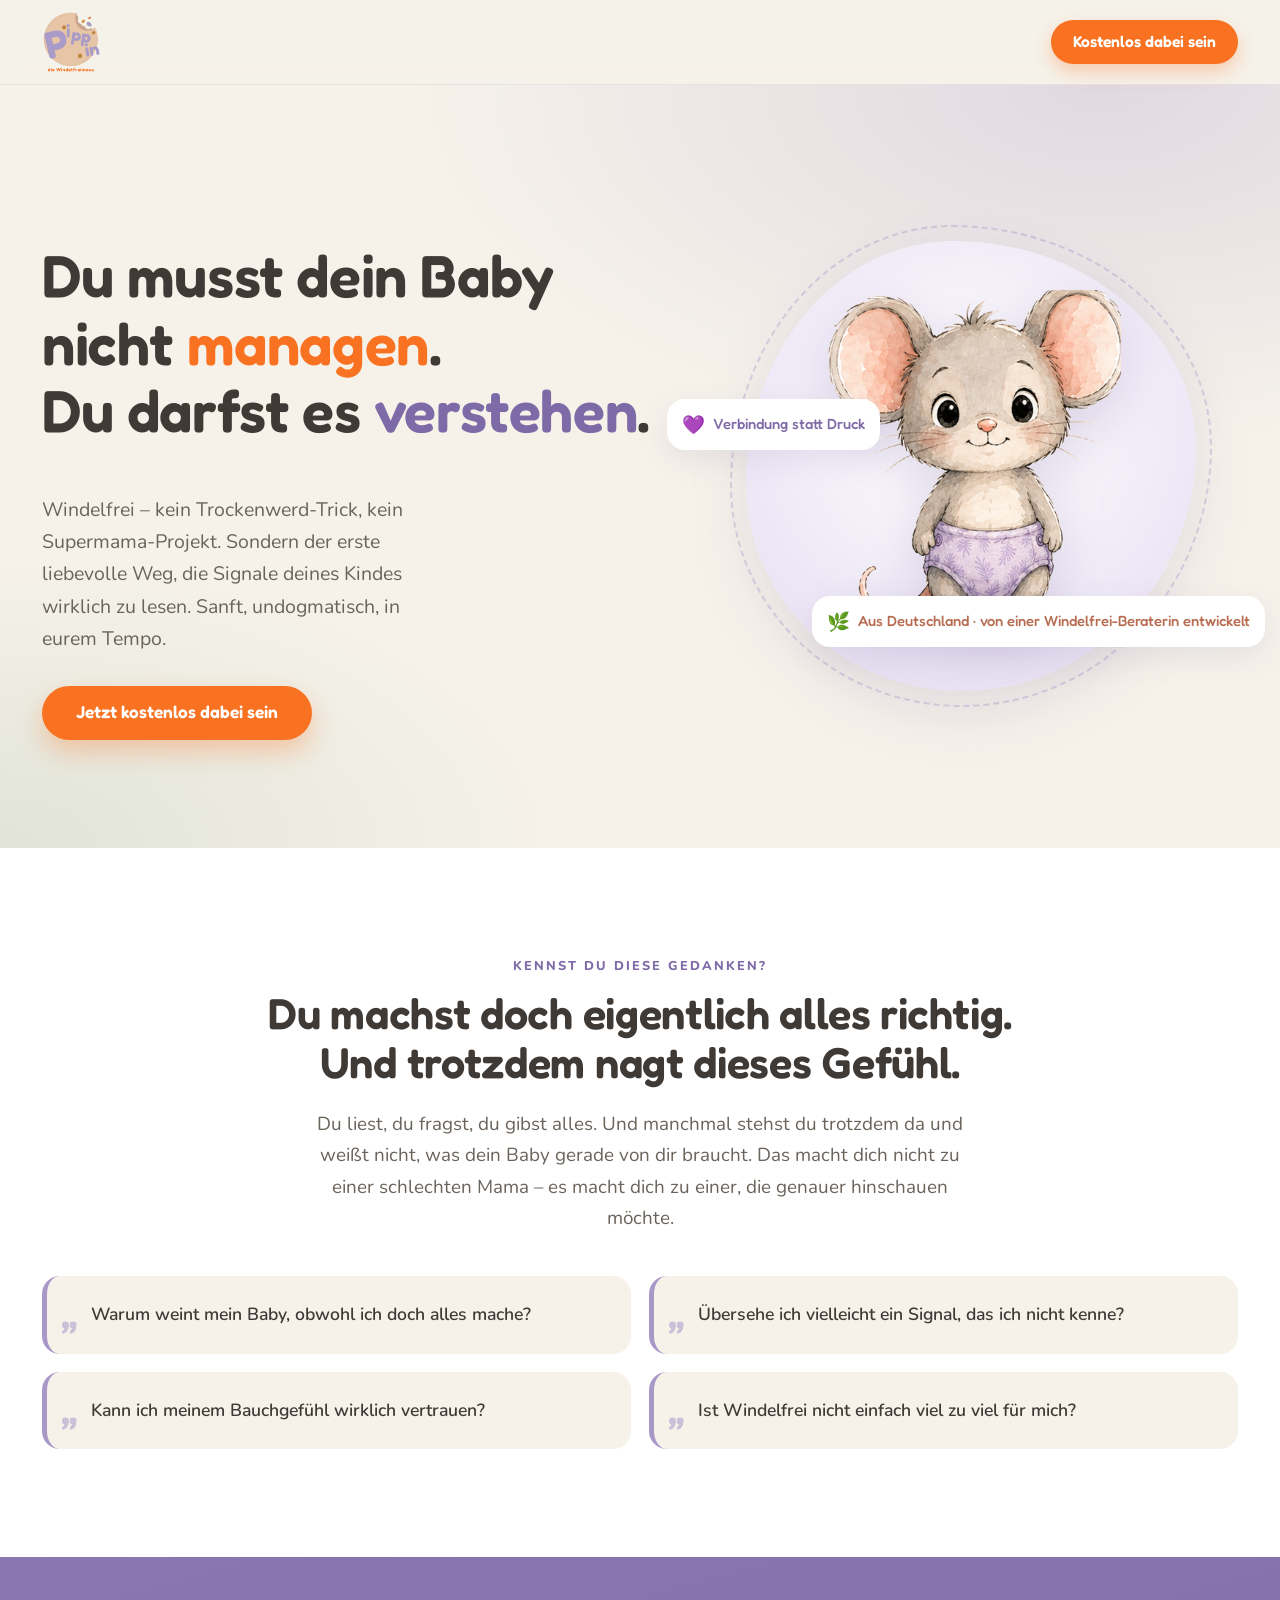
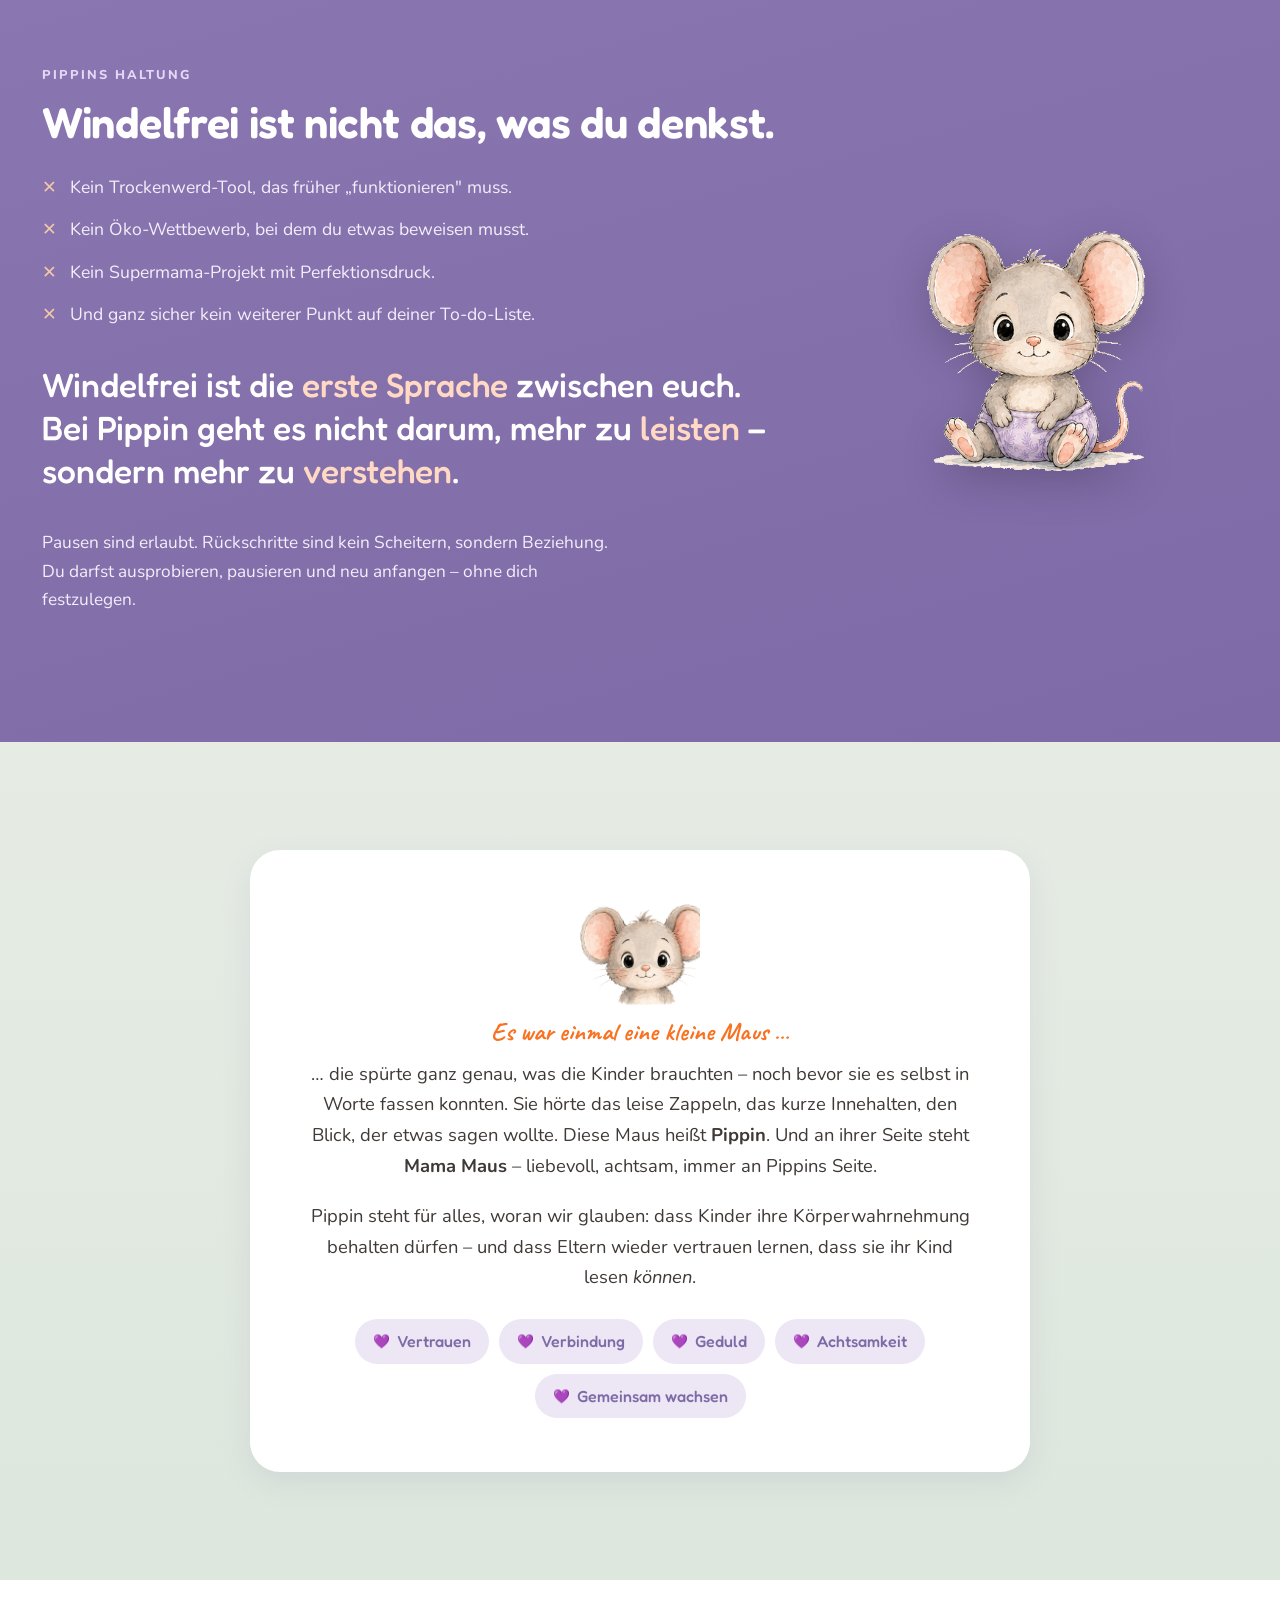
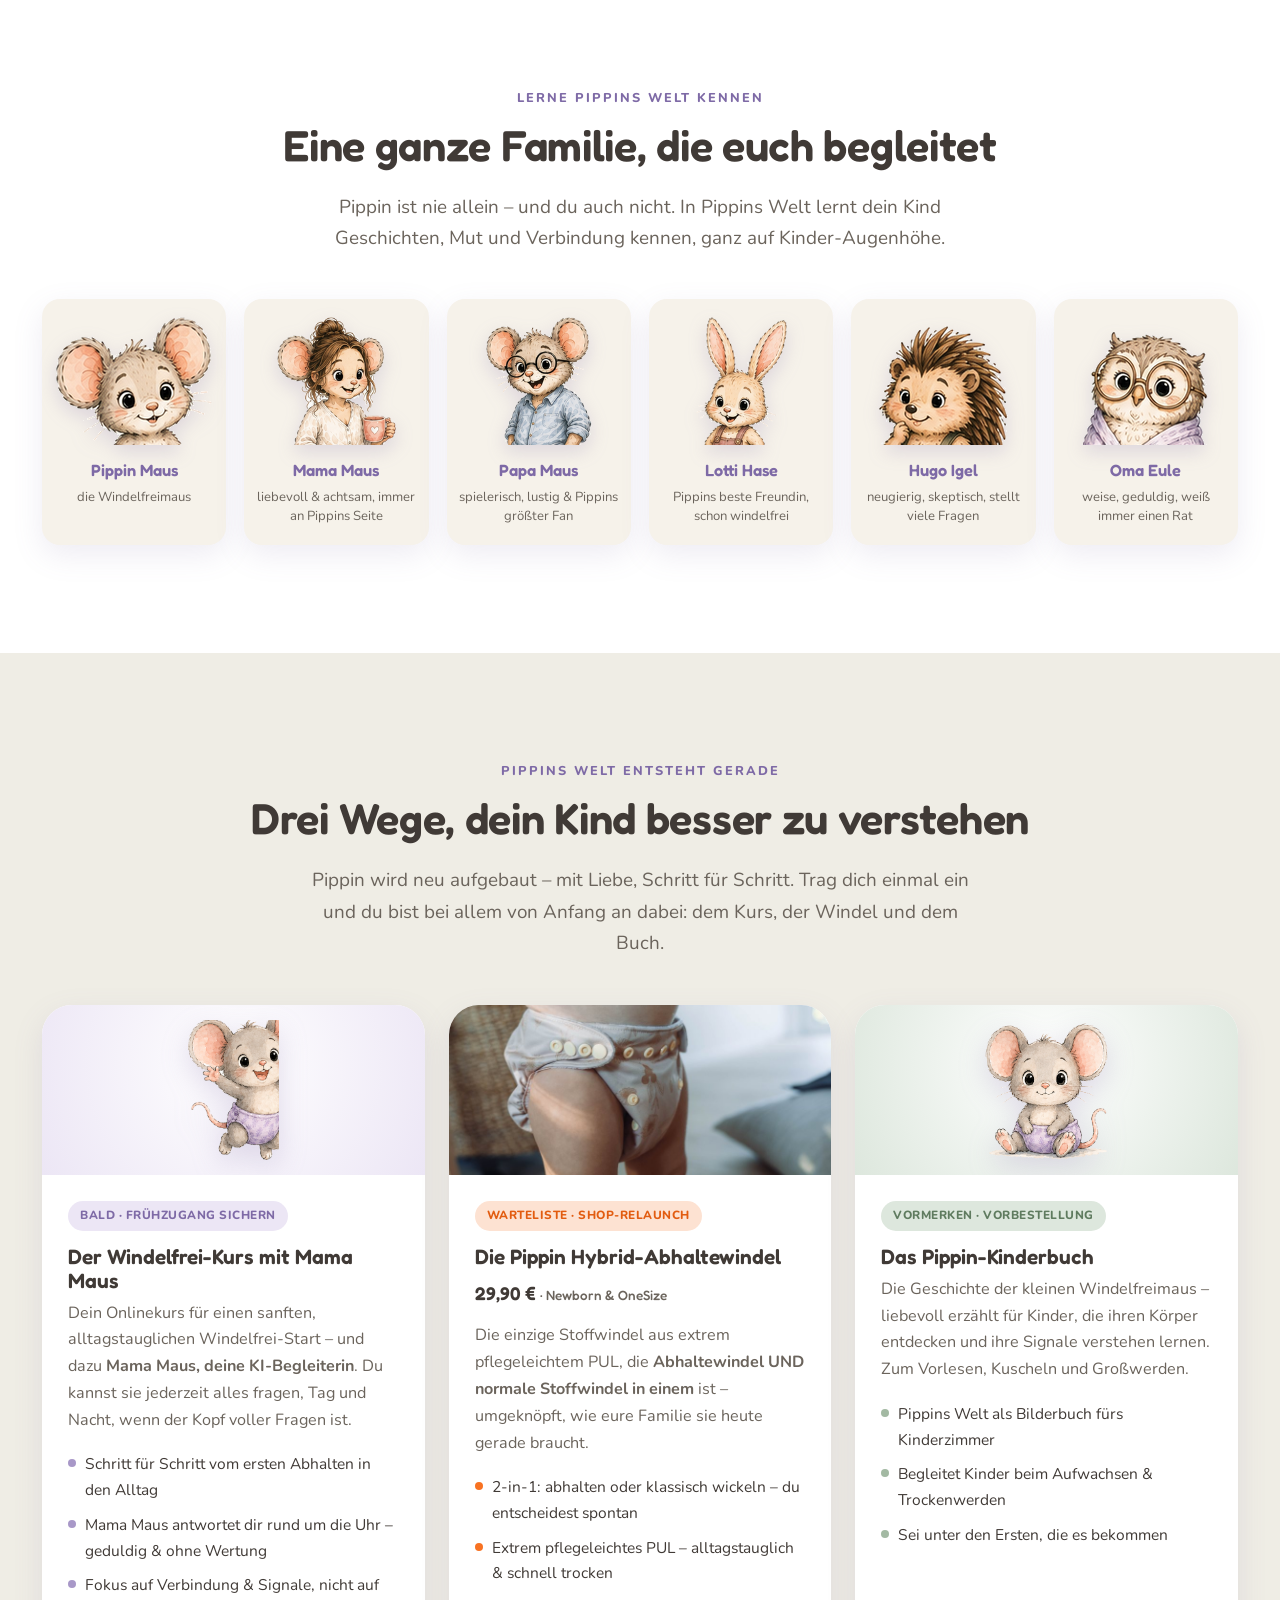
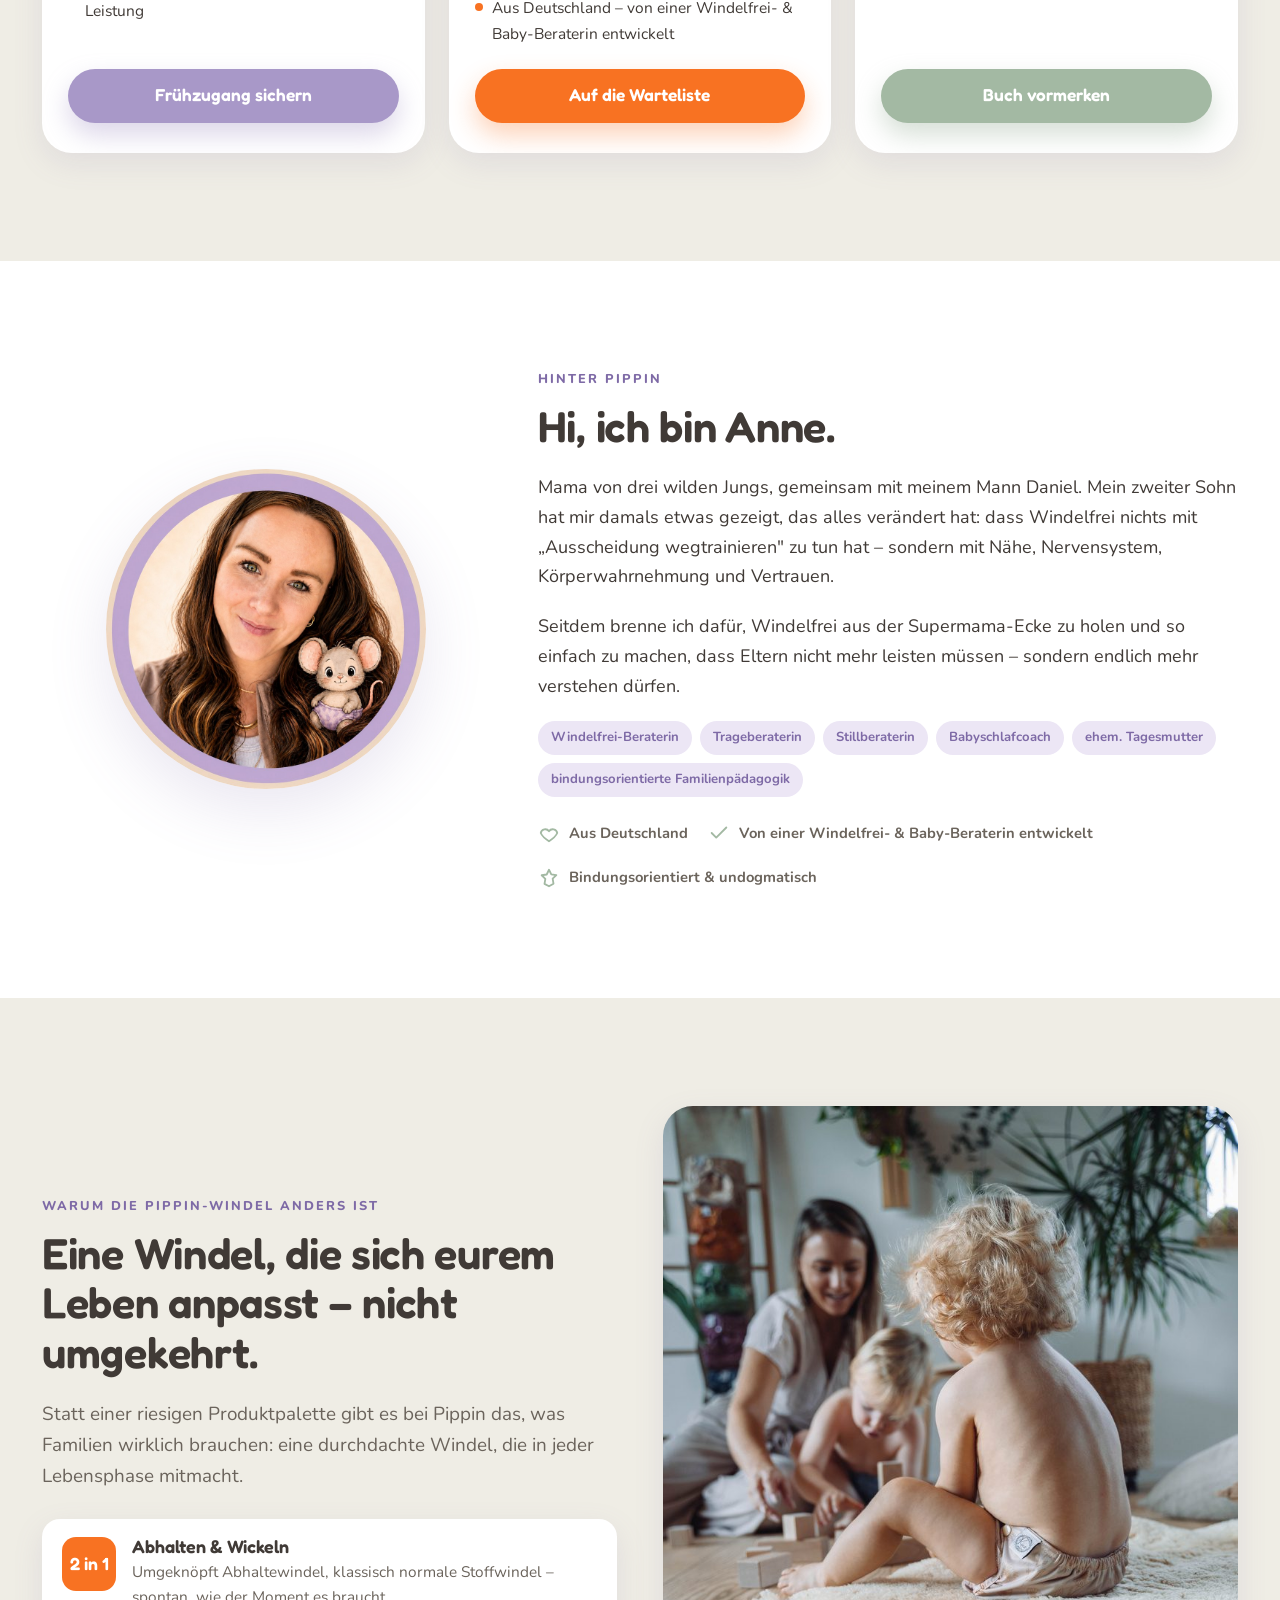
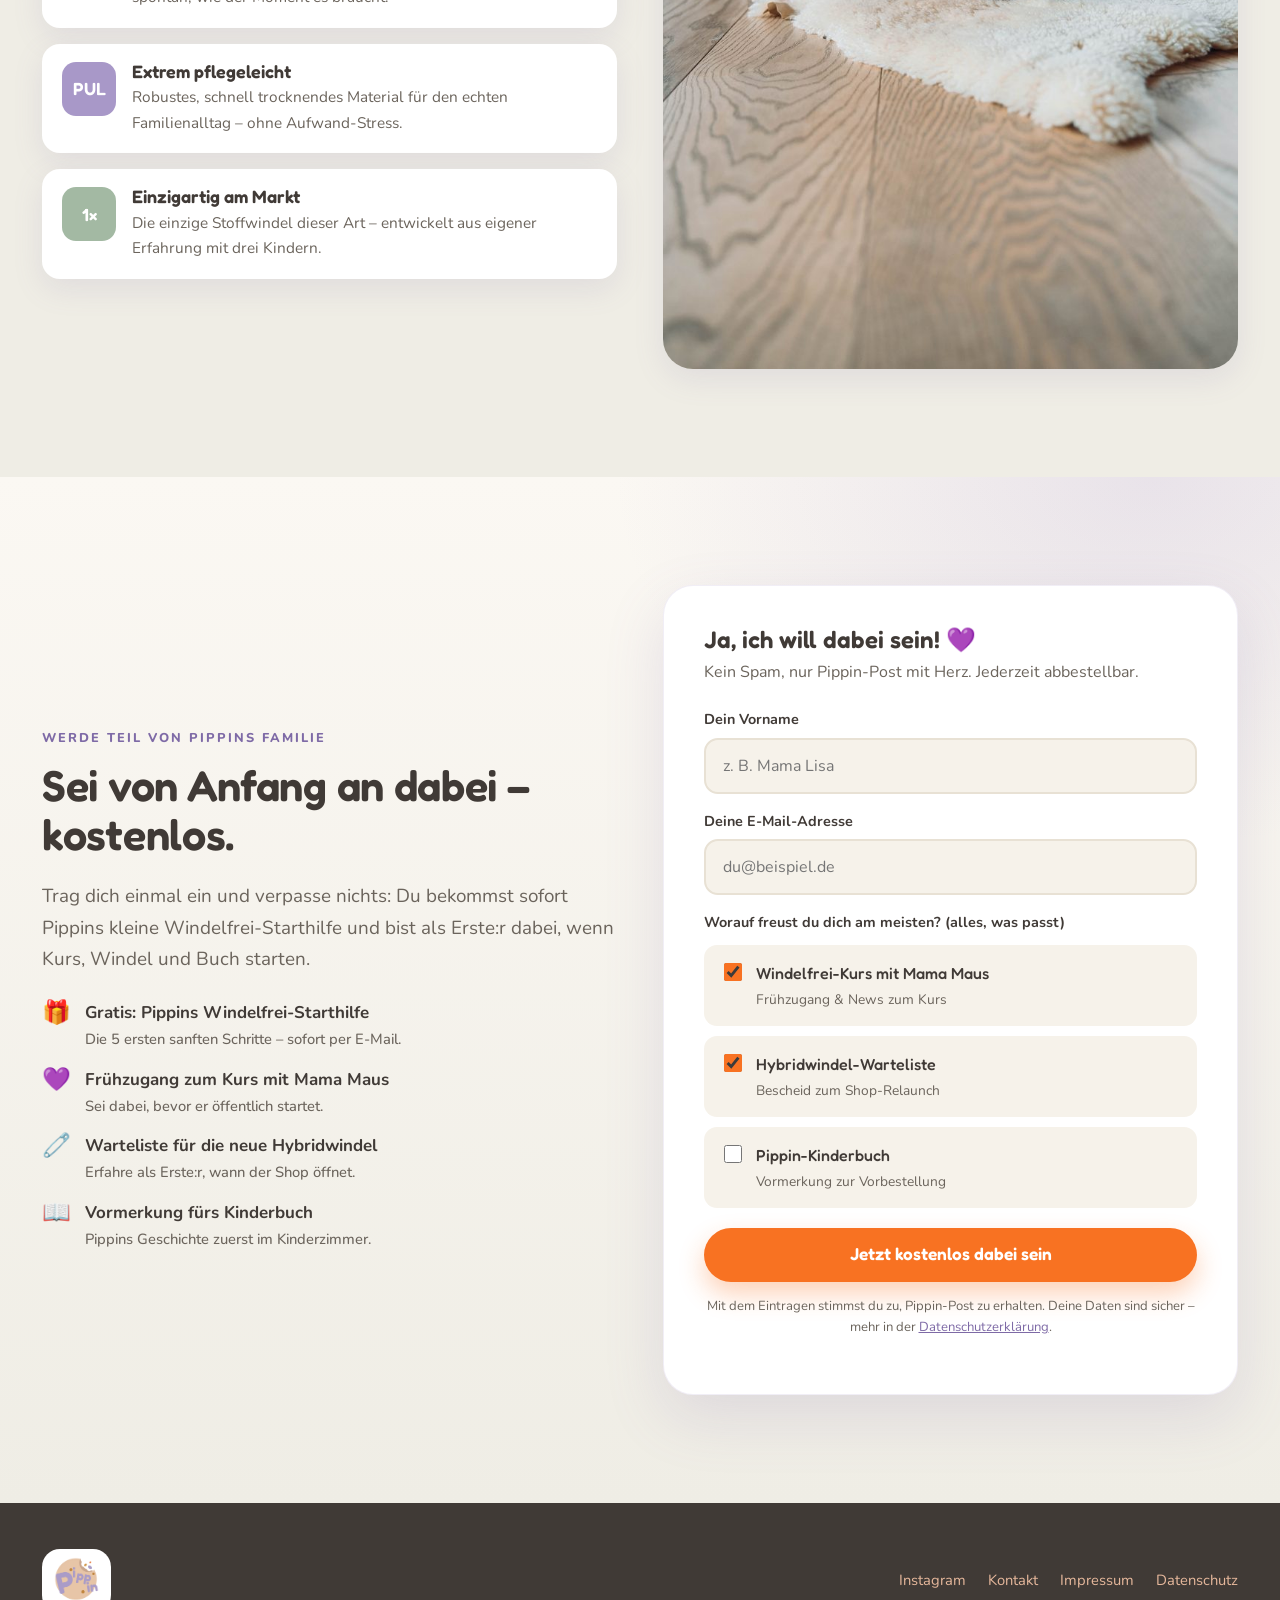
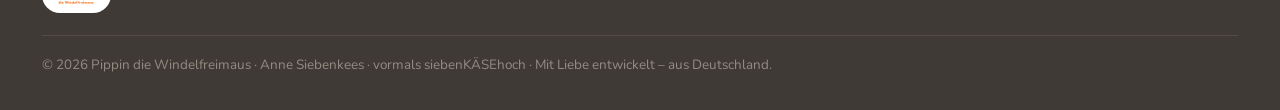
<file: index.html>
<!DOCTYPE html>
<html lang="de">
<head>
<meta charset="UTF-8" />
<meta name="viewport" content="width=device-width, initial-scale=1.0" />
<title>Pippin die Windelfreimaus – Dein Baby verstehen, nicht managen</title>
<meta name="description" content="Windelfrei als liebevoller Weg, dein Kind wirklich zu lesen. Sichere dir Pippins kostenlose Windelfrei-Starthilfe, den Frühzugang zum Kurs mit Mama Maus und die Warteliste für die neue Hybridwindel." />

<!--
  ============================================================
  HERO-HEADLINE — 3 VARIANTEN (eine live, zwei als Backup)
  ============================================================
  A: "Dein Baby spricht. Pippin hilft dir, zuzuhören."
  B (LIVE): "Du musst dein Baby nicht managen. Du darfst es verstehen."
  C: "Windelfrei ist kein Trockenwerd-Trick. Es ist eure erste Unterhaltung."
  Empfehlung: B live (Schmerz + Markenkern "verstehen statt leisten"),
  C als A/B-Kandidat fürs Reichweiten-Reel.

  DESIGN: 100% echtes Pippin-Brandkit — Logo (assets/logo-pippin.png),
  Aquarell-Maus-Posen, Charakterfamilie, Lavendel #a898c8 + Orange #f87222
  + Beige #efede5 + Sage #a3b9a3, Schriften Fredoka/Nunito.
  ============================================================
-->

<link rel="preconnect" href="https://fonts.googleapis.com" />
<link rel="preconnect" href="https://fonts.gstatic.com" crossorigin />
<link href="https://fonts.googleapis.com/css2?family=Fredoka:wght@400;500;600;700&family=Nunito:wght@400;500;600;700;800&family=Caveat:wght@600;700&display=swap" rel="stylesheet" />

<style>
  :root{
    --lavender:#a898c8;
    --lavender-deep:#7e6aa6;
    --lavender-soft:#ece6f5;
    --lavender-mid:#cdc0e2;
    --orange:#f87222;
    --orange-deep:#e25c10;
    --beige:#e7cba6;
    --sand:#efede5;
    --cream:#f6f2ea;
    --sage:#a3b9a3;
    --sage-soft:#dde7dd;
    --mint:#e6ece4;
    --terra:#b86d52;
    --ink:#403a36;
    --ink-soft:#6b645c;
    --white:#ffffff;
    --radius:30px;
    --radius-sm:18px;
    --shadow:0 22px 60px rgba(126,106,166,.16);
    --shadow-sm:0 10px 30px rgba(126,106,166,.13);
    --maxw:1240px;
  }
  *{box-sizing:border-box;}
  html{scroll-behavior:smooth;}
  body{
    margin:0;font-family:'Nunito',system-ui,sans-serif;color:var(--ink);
    background:var(--cream);line-height:1.66;font-size:18px;-webkit-font-smoothing:antialiased;
  }
  h1,h2,h3,.fred{font-family:'Fredoka',sans-serif;font-weight:600;line-height:1.14;color:var(--ink);}
  h1{font-size:clamp(2.15rem,5.6vw,3.7rem);letter-spacing:-.4px;}
  h2{font-size:clamp(1.75rem,4vw,2.7rem);letter-spacing:-.3px;margin:0 0 .5em;}
  h3{font-size:clamp(1.25rem,2.5vw,1.55rem);margin:0 0 .35em;}
  p{margin:0 0 1.1em;}
  a{color:var(--lavender-deep);}
  .script{font-family:'Caveat',cursive;font-weight:700;color:var(--orange);}
  .wrap{max-width:var(--maxw);margin:0 auto;padding:0 22px;}
  section{padding:clamp(58px,9vw,108px) 0;position:relative;overflow:hidden;}

  /* ---------- Buttons ---------- */
  .btn{
    display:inline-flex;align-items:center;justify-content:center;gap:.5em;
    background:var(--orange);color:#fff;text-decoration:none;
    font-family:'Fredoka',sans-serif;font-weight:600;font-size:1.08rem;
    padding:16px 34px;min-height:54px;border-radius:999px;border:none;cursor:pointer;
    box-shadow:0 12px 26px rgba(248,114,34,.32);
    transition:transform .15s ease,box-shadow .15s ease,background .15s ease;text-align:center;line-height:1.2;
  }
  .btn:hover{background:var(--orange-deep);transform:translateY(-2px);box-shadow:0 16px 32px rgba(248,114,34,.4);}
  .btn--lav{background:var(--lavender);box-shadow:0 12px 26px rgba(168,152,200,.4);}
  .btn--lav:hover{background:var(--lavender-deep);box-shadow:0 16px 32px rgba(126,106,166,.45);}
  .btn--ghost{background:#fff;color:var(--lavender-deep);box-shadow:var(--shadow-sm);border:2px solid var(--lavender-mid);padding:14px 30px;}
  .btn--ghost:hover{background:var(--lavender-soft);transform:translateY(-2px);}
  .btn--block{width:100%;}

  /* ---------- Header ---------- */
  header.site{position:sticky;top:0;z-index:60;background:rgba(246,242,234,.9);backdrop-filter:blur(10px);border-bottom:1px solid rgba(168,152,200,.18);}
  .site .wrap{display:flex;align-items:center;justify-content:space-between;padding:11px 22px;gap:14px;}
  .brand{display:flex;align-items:center;text-decoration:none;}
  .brand img{height:62px;width:auto;display:block;}
  header .btn{padding:11px 22px;min-height:44px;font-size:.98rem;box-shadow:0 8px 18px rgba(248,114,34,.3);}
  @media(max-width:520px){.brand img{height:46px;} header .btn{padding:10px 17px;font-size:.92rem;}}

  /* ---------- Hero ---------- */
  .hero{background:
      radial-gradient(90% 80% at 86% 0%, rgba(168,152,200,.28) 0%, rgba(168,152,200,0) 60%),
      radial-gradient(80% 70% at 0% 100%, rgba(163,185,163,.26) 0%, rgba(163,185,163,0) 55%),
      var(--cream);}
  .hero .wrap{display:grid;grid-template-columns:1.08fr .92fr;gap:36px;align-items:center;}
  .eyebrow{display:inline-flex;align-items:center;gap:8px;background:#fff;border:1px solid rgba(168,152,200,.3);
    color:var(--lavender-deep);font-weight:700;font-size:.86rem;letter-spacing:.3px;padding:7px 16px;border-radius:999px;margin-bottom:22px;box-shadow:var(--shadow-sm);}
  .eyebrow .dot{width:8px;height:8px;border-radius:50%;background:var(--orange);}
  .hero h1 .hl{color:var(--lavender-deep);}
  .hero h1 .hl2{color:var(--orange);}
  .hero p.lead{font-size:1.22rem;color:var(--ink-soft);max-width:34ch;margin-top:18px;}
  .hero-cta{display:flex;flex-wrap:wrap;gap:14px;margin-top:30px;align-items:center;}
  .bridge{margin-top:24px;font-size:.96rem;color:var(--ink-soft);display:flex;align-items:center;gap:9px;font-weight:600;}
  .bridge svg{width:20px;height:20px;flex:none;color:var(--lavender-deep);}
  .hero-art{position:relative;display:flex;justify-content:center;align-items:center;min-height:420px;}
  .hero-blob{position:absolute;width:min(450px,88vw);aspect-ratio:1;border-radius:46% 54% 52% 48%/54% 46% 54% 46%;
    background:radial-gradient(circle at 50% 40%, #fff 0%, var(--lavender-soft) 70%, #e3d9f0 100%);box-shadow:var(--shadow);}
  .hero-blob::after{content:"";position:absolute;inset:-16px;border-radius:inherit;border:2px dashed rgba(168,152,200,.4);}
  .hero-mouse{position:relative;width:min(300px,66vw);filter:drop-shadow(0 18px 24px rgba(126,106,166,.22));}
  .float-badge{position:absolute;background:#fff;border-radius:18px;box-shadow:var(--shadow-sm);padding:10px 15px;
    font-family:'Fredoka',sans-serif;font-weight:500;font-size:.92rem;display:flex;align-items:center;gap:8px;z-index:3;}
  .float-badge .em{font-size:1.15rem;}
  .fb-1{top:34%;left:-7%;color:var(--lavender-deep);}
  .fb-2{bottom:7%;right:-5%;color:var(--terra);}
  @media(max-width:880px){
    .hero .wrap{grid-template-columns:1fr;text-align:center;gap:20px;}
    .hero p.lead{margin-left:auto;margin-right:auto;}
    .hero-cta,.bridge{justify-content:center;}
    .hero-art{order:-1;min-height:340px;}
    .fb-1{top:3%;left:1%;}.fb-2{bottom:2%;right:1%;}
  }

  /* ---------- Helpers ---------- */
  .kicker{text-transform:uppercase;letter-spacing:2px;font-size:.8rem;font-weight:800;color:var(--lavender-deep);margin-bottom:12px;}
  .center{text-align:center;}.center .lead{max-width:60ch;margin-left:auto;margin-right:auto;}
  .lead{font-size:1.18rem;color:var(--ink-soft);}
  .bg-white{background:var(--white);}
  .bg-sand{background:var(--sand);}
  .bg-sage{background:linear-gradient(180deg,var(--mint),var(--sage-soft));}
  .bg-lav{background:linear-gradient(165deg,#8a76b0,var(--lavender-deep));color:#f3eefb;}
  .bg-lav h2,.bg-lav h3{color:#fff;}.bg-lav .kicker{color:#e4d8f6;}

  /* ---------- Voices ---------- */
  .voices{display:grid;grid-template-columns:repeat(2,1fr);gap:18px;margin-top:42px;text-align:left;}
  .voice{background:var(--cream);border-radius:var(--radius-sm);padding:24px 26px 24px 44px;font-size:1.1rem;font-weight:600;color:var(--ink);position:relative;border-left:5px solid var(--lavender);}
  .voice::before{content:"„";font-family:'Fredoka';font-size:2.6rem;color:var(--lavender);position:absolute;top:2px;left:14px;opacity:.55;}
  @media(max-width:680px){.voices{grid-template-columns:1fr;}}

  /* ---------- Reframe ---------- */
  .reframe-grid{display:grid;grid-template-columns:1.3fr .7fr;gap:40px;align-items:center;}
  .reframe-list{display:grid;gap:13px;margin:26px 0 0;padding:0;list-style:none;max-width:54ch;}
  .reframe-list li{display:flex;gap:13px;align-items:flex-start;font-size:1.1rem;}
  .reframe-list .x{color:#f3c7a8;font-weight:800;flex:none;}
  .reframe-big{font-family:'Fredoka';font-weight:500;font-size:clamp(1.45rem,3.4vw,2.1rem);line-height:1.28;margin-top:34px;color:#fff;}
  .reframe-big em{font-style:normal;color:#ffd9c4;}
  .reframe-art{display:flex;justify-content:center;}
  .reframe-art img{width:min(230px,60vw);filter:drop-shadow(0 14px 20px rgba(0,0,0,.18));}
  @media(max-width:820px){.reframe-grid{grid-template-columns:1fr;}.reframe-art{order:-1;}}

  /* ---------- Story ---------- */
  .story-card{background:#fff;border-radius:var(--radius);padding:clamp(28px,5vw,54px);box-shadow:var(--shadow-sm);max-width:780px;margin:0 auto;text-align:center;}
  .story-card img.mface{width:120px;margin:0 auto 6px;display:block;}
  .story-card p{font-size:1.15rem;}
  .values{display:flex;flex-wrap:wrap;justify-content:center;gap:10px;margin-top:26px;}
  .values .v{background:var(--lavender-soft);color:var(--lavender-deep);font-family:'Fredoka';font-weight:500;font-size:1rem;padding:9px 18px;border-radius:999px;display:flex;align-items:center;gap:7px;}
  .values .v::before{content:"💜";font-size:.85rem;}

  /* ---------- Characters ---------- */
  .fam-grid{display:grid;grid-template-columns:repeat(6,1fr);gap:18px;margin-top:44px;}
  .fam-card{background:var(--cream);border-radius:var(--radius-sm);padding:18px 12px 20px;text-align:center;box-shadow:var(--shadow-sm);transition:transform .18s ease;}
  .fam-card:hover{transform:translateY(-4px);}
  .fam-card .imgwrap{height:128px;display:flex;align-items:flex-end;justify-content:center;margin-bottom:12px;}
  .fam-card img{max-height:128px;max-width:100%;width:auto;filter:drop-shadow(0 7px 9px rgba(126,106,166,.2));}
  .fam-card b{font-family:'Fredoka';font-weight:600;color:var(--lavender-deep);display:block;font-size:1.02rem;}
  .fam-card small{color:var(--ink-soft);font-size:.82rem;line-height:1.42;display:block;margin-top:4px;}
  @media(max-width:880px){.fam-grid{grid-template-columns:repeat(3,1fr);gap:16px;}}
  @media(max-width:560px){.fam-grid{grid-template-columns:repeat(2,1fr);}}

  /* ---------- Offerings ---------- */
  .cards{display:grid;grid-template-columns:repeat(3,1fr);gap:24px;margin-top:46px;text-align:left;}
  .card{background:#fff;border-radius:var(--radius);box-shadow:var(--shadow-sm);display:flex;flex-direction:column;overflow:hidden;transition:transform .18s ease,box-shadow .18s ease;}
  .card:hover{transform:translateY(-5px);box-shadow:var(--shadow);}
  .card-top{position:relative;height:170px;display:flex;align-items:center;justify-content:center;overflow:hidden;}
  .card-top img.photo{width:100%;height:100%;object-fit:cover;}
  .card-top.c-lav{background:radial-gradient(circle at 50% 35%,#fff,var(--lavender-soft));}
  .card-top.c-sage{background:radial-gradient(circle at 50% 35%,#fff,var(--sage-soft));}
  .card-top img.mouse{height:140px;width:auto;filter:drop-shadow(0 10px 14px rgba(126,106,166,.22));}
  .card-body{padding:26px 26px 30px;display:flex;flex-direction:column;flex:1;}
  .tag{align-self:flex-start;font-size:.74rem;font-weight:800;letter-spacing:.5px;text-transform:uppercase;background:var(--lavender-soft);color:var(--lavender-deep);padding:5px 12px;border-radius:999px;margin-bottom:14px;}
  .card.c2 .tag{background:#fde2d2;color:var(--orange-deep);}
  .card.c3 .tag{background:var(--sage-soft);color:#5f7b5f;}
  .card h3{font-size:1.3rem;}
  .card p{font-size:1.01rem;color:var(--ink-soft);}
  .card .price{font-family:'Fredoka';font-weight:600;color:var(--ink);font-size:1.15rem;margin:2px 0 14px;}
  .card .price small{font-weight:500;color:var(--ink-soft);font-size:.84rem;}
  .card ul{list-style:none;padding:0;margin:0 0 22px;display:grid;gap:9px;}
  .card ul li{display:flex;gap:9px;font-size:.97rem;align-items:flex-start;}
  .card ul li::before{content:"";width:8px;height:8px;border-radius:50%;background:var(--lavender);margin-top:8px;flex:none;}
  .card.c2 ul li::before{background:var(--orange);}
  .card.c3 ul li::before{background:var(--sage);}
  .card .card-cta{margin-top:auto;}
  @media(max-width:880px){.cards{grid-template-columns:1fr;max-width:440px;margin-left:auto;margin-right:auto;}}

  /* ---------- About ---------- */
  .about{display:grid;grid-template-columns:.78fr 1.22fr;gap:48px;align-items:center;}
  .about-photo{display:flex;justify-content:center;}
  .about-photo img{width:min(320px,76vw);border-radius:50%;box-shadow:var(--shadow);}
  .creds{display:flex;flex-wrap:wrap;gap:8px;margin:18px 0 8px;}
  .chip{background:var(--lavender-soft);color:var(--lavender-deep);font-weight:700;font-size:.82rem;padding:6px 13px;border-radius:999px;}
  .trust-row{display:flex;flex-wrap:wrap;gap:20px;margin-top:24px;}
  .trust-row div{display:flex;align-items:center;gap:9px;font-weight:700;font-size:.92rem;color:var(--ink-soft);}
  .trust-row svg{width:22px;height:22px;color:var(--sage);flex:none;}
  @media(max-width:820px){.about{grid-template-columns:1fr;text-align:center;}.about-photo{order:-1;}.creds,.trust-row{justify-content:center;}}

  /* ---------- Windel USP ---------- */
  .windel{display:grid;grid-template-columns:1fr 1fr;gap:46px;align-items:center;}
  .windel-photo img{width:100%;border-radius:var(--radius);box-shadow:var(--shadow-sm);display:block;}
  .usp-list{display:grid;gap:16px;margin-top:26px;}
  .usp-list .u{display:flex;gap:16px;align-items:flex-start;background:#fff;border-radius:var(--radius-sm);padding:18px 20px;box-shadow:var(--shadow-sm);}
  .usp-list .u .badge{font-family:'Fredoka';font-weight:600;font-size:1.1rem;color:#fff;background:var(--orange);min-width:54px;height:54px;border-radius:14px;display:flex;align-items:center;justify-content:center;flex:none;text-align:center;line-height:1.1;}
  .usp-list .u:nth-child(2) .badge{background:var(--lavender);}
  .usp-list .u:nth-child(3) .badge{background:var(--sage);}
  .usp-list .u h3{font-size:1.12rem;margin-bottom:2px;}
  .usp-list .u p{font-size:.96rem;color:var(--ink-soft);margin:0;}
  @media(max-width:820px){.windel{grid-template-columns:1fr;}.windel-photo{order:-1;}}

  /* ---------- Signup ---------- */
  .signup{background:
      radial-gradient(70% 60% at 90% 0%,rgba(168,152,200,.22),transparent 60%),
      linear-gradient(180deg,#fbf8f3,var(--sand));}
  .signup-grid{display:grid;grid-template-columns:1fr 1fr;gap:46px;align-items:center;}
  .gift-list{list-style:none;padding:0;margin:24px 0 0;display:grid;gap:14px;}
  .gift-list li{display:flex;gap:14px;align-items:flex-start;font-size:1.06rem;font-weight:600;}
  .gift-list .g-ico{font-size:1.45rem;flex:none;line-height:1.2;}
  .gift-list small{display:block;font-weight:500;color:var(--ink-soft);font-size:.92rem;}
  .form-card{background:#fff;border-radius:var(--radius);padding:clamp(26px,4vw,40px);box-shadow:var(--shadow);border:1px solid rgba(168,152,200,.16);}
  .form-card h3{font-size:1.5rem;margin-bottom:6px;}
  .form-card .sub{color:var(--ink-soft);margin-bottom:22px;font-size:1rem;}
  .field{margin-bottom:16px;}
  .field label{display:block;font-weight:700;font-size:.9rem;margin-bottom:6px;color:var(--ink);}
  .field input{width:100%;padding:15px 17px;border-radius:14px;border:2px solid #e8e1d4;font-family:'Nunito';font-size:1rem;background:var(--cream);transition:border .15s,background .15s;}
  .field input:focus{outline:none;border-color:var(--lavender);background:#fff;}
  .checks{display:grid;gap:10px;margin:6px 0 20px;}
  .checks span.lbl{font-weight:700;font-size:.9rem;color:var(--ink);}
  .check{display:flex;gap:11px;align-items:flex-start;background:var(--cream);border-radius:13px;padding:12px 14px;cursor:pointer;border:2px solid transparent;transition:border .15s;}
  .check:hover{border-color:var(--lavender-mid);}
  .check input{margin-top:4px;width:18px;height:18px;accent-color:var(--orange);flex:none;}
  .check b{font-family:'Fredoka';font-weight:500;font-size:1rem;}
  .check small{display:block;color:var(--ink-soft);font-size:.86rem;}
  .privacy{font-size:.82rem;color:var(--ink-soft);margin-top:14px;text-align:center;}
  .form-success{display:none;text-align:center;padding:14px 0;}
  .form-success.show{display:block;}
  .form-success img{width:130px;margin:0 auto 8px;display:block;}
  .form-success h3{color:var(--orange);}
  @media(max-width:820px){.signup-grid{grid-template-columns:1fr;gap:34px;}}

  /* ---------- Footer ---------- */
  footer{background:var(--ink);color:#cfc7be;padding:46px 0 34px;font-size:.92rem;}
  footer .wrap{display:flex;flex-wrap:wrap;justify-content:space-between;gap:22px;align-items:center;}
  footer img.flogo{height:64px;width:auto;background:#fff;border-radius:18px;padding:8px 12px;}
  footer a{color:#e6b89c;text-decoration:none;}
  footer .links{display:flex;gap:22px;flex-wrap:wrap;}
  footer .copy{width:100%;border-top:1px solid #514b44;padding-top:18px;color:#938c83;font-size:.84rem;}

  .reveal{opacity:0;transform:translateY(22px);transition:opacity .6s ease,transform .6s ease;}
  .reveal.in{opacity:1;transform:none;}
  @media(prefers-reduced-motion:reduce){.reveal{opacity:1;transform:none;transition:none;}html{scroll-behavior:auto;}}
</style>
</head>
<body>

<!-- ============ HEADER ============ -->
<header class="site">
  <div class="wrap">
    <a class="brand" href="#top" aria-label="Pippin die Windelfreimaus – Startseite">
      <img src="assets/logo-pippin.png" alt="Pippin die Windelfreimaus" />
    </a>
    <a class="btn" href="#dabei">Kostenlos dabei sein</a>
  </div>
</header>
<a id="top"></a>

<!-- ============ HERO ============ -->
<section class="hero">
  <div class="wrap">
    <div class="hero-copy reveal">
      <!-- LIVE = Variante B -->
      <h1>Du musst dein Baby nicht <span class="hl2">managen</span>.<br/>Du darfst es <span class="hl">verstehen</span>.</h1>
      <p class="lead">Windelfrei – kein Trockenwerd-Trick, kein Supermama-Projekt. Sondern der erste liebevolle Weg, die Signale deines Kindes wirklich zu lesen. Sanft, undogmatisch, in eurem Tempo.</p>
      <div class="hero-cta">
        <a class="btn" href="#dabei">Jetzt kostenlos dabei sein</a>
      </div>
    </div>
    <div class="hero-art reveal">
      <div class="hero-blob"></div>
      <img class="hero-mouse" src="assets/pippin-front.png" alt="Pippin die Windelfreimaus" />
      <div class="float-badge fb-1"><span class="em">💜</span> Verbindung statt Druck</div>
      <div class="float-badge fb-2"><span class="em">🌿</span> Aus Deutschland · von einer Windelfrei-Beraterin entwickelt</div>
    </div>
  </div>
</section>

<!-- ============ INNERE STIMMEN ============ -->
<section class="bg-white">
  <div class="wrap center">
    <p class="kicker reveal">Kennst du diese Gedanken?</p>
    <h2 class="reveal">Du machst doch eigentlich alles richtig.<br/>Und trotzdem nagt dieses Gefühl.</h2>
    <p class="lead reveal">Du liest, du fragst, du gibst alles. Und manchmal stehst du trotzdem da und weißt nicht, was dein Baby gerade von dir braucht. Das macht dich nicht zu einer schlechten Mama – es macht dich zu einer, die genauer hinschauen möchte.</p>
    <div class="voices">
      <div class="voice reveal">Warum weint mein Baby, obwohl ich doch alles mache?</div>
      <div class="voice reveal">Übersehe ich vielleicht ein Signal, das ich nicht kenne?</div>
      <div class="voice reveal">Kann ich meinem Bauchgefühl wirklich vertrauen?</div>
      <div class="voice reveal">Ist Windelfrei nicht einfach viel zu viel für mich?</div>
    </div>
  </div>
</section>

<!-- ============ REFRAME (Haltung) ============ -->
<section class="bg-lav">
  <div class="wrap reframe-grid">
    <div class="reveal">
      <p class="kicker">Pippins Haltung</p>
      <h2>Windelfrei ist nicht das, was du denkst.</h2>
      <ul class="reframe-list">
        <li><span class="x">✕</span> Kein Trockenwerd-Tool, das früher „funktionieren" muss.</li>
        <li><span class="x">✕</span> Kein Öko-Wettbewerb, bei dem du etwas beweisen musst.</li>
        <li><span class="x">✕</span> Kein Supermama-Projekt mit Perfektionsdruck.</li>
        <li><span class="x">✕</span> Und ganz sicher kein weiterer Punkt auf deiner To-do-Liste.</li>
      </ul>
      <p class="reframe-big">Windelfrei ist die <em>erste Sprache</em> zwischen euch.<br/>Bei Pippin geht es nicht darum, mehr zu <em>leisten</em> –<br/>sondern mehr zu <em>verstehen</em>.</p>
      <p style="margin-top:24px;font-size:1.08rem;max-width:58ch;">Pausen sind erlaubt. Rückschritte sind kein Scheitern, sondern Beziehung. Du darfst ausprobieren, pausieren und neu anfangen – ohne dich festzulegen.</p>
    </div>
    <div class="reframe-art reveal">
      <img src="assets/pippin-sit.png" alt="Pippin sitzt" />
    </div>
  </div>
</section>

<!-- ============ PIPPIN-STORY ============ -->
<section class="bg-sage">
  <div class="wrap">
    <div class="story-card reveal">
      <img class="mface" src="assets/pippin-face.png" alt="Pippin" />
      <p class="script" style="font-size:1.6rem;margin-bottom:.2em;">Es war einmal eine kleine Maus …</p>
      <p>… die spürte ganz genau, was die Kinder brauchten – noch bevor sie es selbst in Worte fassen konnten. Sie hörte das leise Zappeln, das kurze Innehalten, den Blick, der etwas sagen wollte. Diese Maus heißt <strong>Pippin</strong>. Und an ihrer Seite steht <strong>Mama Maus</strong> – liebevoll, achtsam, immer an Pippins Seite.</p>
      <p style="margin-bottom:0;">Pippin steht für alles, woran wir glauben: dass Kinder ihre Körperwahrnehmung behalten dürfen – und dass Eltern wieder vertrauen lernen, dass sie ihr Kind lesen <em>können</em>.</p>
      <div class="values">
        <span class="v">Vertrauen</span><span class="v">Verbindung</span><span class="v">Geduld</span><span class="v">Achtsamkeit</span><span class="v">Gemeinsam wachsen</span>
      </div>
    </div>
  </div>
</section>

<!-- ============ CHARAKTERFAMILIE ============ -->
<section class="bg-white">
  <div class="wrap center">
    <p class="kicker reveal">Lerne Pippins Welt kennen</p>
    <h2 class="reveal">Eine ganze Familie, die euch begleitet</h2>
    <p class="lead reveal">Pippin ist nie allein – und du auch nicht. In Pippins Welt lernt dein Kind Geschichten, Mut und Verbindung kennen, ganz auf Kinder-Augenhöhe.</p>
    <div class="fam-grid reveal">
      <div class="fam-card"><div class="imgwrap"><img src="assets/char-pippin.png" alt="Pippin Maus" /></div><b>Pippin Maus</b><small>die Windelfreimaus</small></div>
      <div class="fam-card"><div class="imgwrap"><img src="assets/char-mama.png" alt="Mama Maus" /></div><b>Mama Maus</b><small>liebevoll &amp; achtsam, immer an Pippins Seite</small></div>
      <div class="fam-card"><div class="imgwrap"><img src="assets/char-papa.png" alt="Papa Maus" /></div><b>Papa Maus</b><small>spielerisch, lustig &amp; Pippins größter Fan</small></div>
      <div class="fam-card"><div class="imgwrap"><img src="assets/char-lotti.png" alt="Lotti Hase" /></div><b>Lotti Hase</b><small>Pippins beste Freundin, schon windelfrei</small></div>
      <div class="fam-card"><div class="imgwrap"><img src="assets/char-hugo.png" alt="Hugo Igel" /></div><b>Hugo Igel</b><small>neugierig, skeptisch, stellt viele Fragen</small></div>
      <div class="fam-card"><div class="imgwrap"><img src="assets/char-oma.png" alt="Oma Eule" /></div><b>Oma Eule</b><small>weise, geduldig, weiß immer einen Rat</small></div>
    </div>
  </div>
</section>

<!-- ============ PIPPINS WELT (3 Angebote) ============ -->
<section id="welt" class="bg-sand">
  <div class="wrap center">
    <p class="kicker reveal">Pippins Welt entsteht gerade</p>
    <h2 class="reveal">Drei Wege, dein Kind besser zu verstehen</h2>
    <p class="lead reveal">Pippin wird neu aufgebaut – mit Liebe, Schritt für Schritt. Trag dich einmal ein und du bist bei allem von Anfang an dabei: dem Kurs, der Windel und dem Buch.</p>
    <div class="cards">
      <!-- Kurs -->
      <div class="card c1 reveal">
        <div class="card-top c-lav"><img class="mouse" src="assets/pippin-jump.png" alt="Pippin hüpft vor Freude" /></div>
        <div class="card-body">
          <span class="tag">Bald · Frühzugang sichern</span>
          <h3>Der Windelfrei-Kurs mit Mama Maus</h3>
          <p>Dein Onlinekurs für einen sanften, alltagstauglichen Windelfrei-Start – und dazu <strong>Mama Maus, deine KI-Begleiterin</strong>. Du kannst sie jederzeit alles fragen, Tag und Nacht, wenn der Kopf voller Fragen ist.</p>
          <ul>
            <li>Schritt für Schritt vom ersten Abhalten in den Alltag</li>
            <li>Mama Maus antwortet dir rund um die Uhr – geduldig &amp; ohne Wertung</li>
            <li>Fokus auf Verbindung &amp; Signale, nicht auf Leistung</li>
          </ul>
          <a class="btn btn--lav btn--block card-cta" href="#dabei">Frühzugang sichern</a>
        </div>
      </div>
      <!-- Windel -->
      <div class="card c2 reveal">
        <div class="card-top"><img class="photo" src="assets/windel-baby.jpg" alt="Baby trägt die Pippin Hybridwindel" style="object-position:center 45%;" /></div>
        <div class="card-body">
          <span class="tag">Warteliste · Shop-Relaunch</span>
          <h3>Die Pippin Hybrid-Abhaltewindel</h3>
          <div class="price">29,90 € <small>· Newborn &amp; OneSize</small></div>
          <p>Die einzige Stoffwindel aus extrem pflegeleichtem PUL, die <strong>Abhaltewindel UND normale Stoffwindel in einem</strong> ist – umgeknöpft, wie eure Familie sie heute gerade braucht.</p>
          <ul>
            <li>2-in-1: abhalten oder klassisch wickeln – du entscheidest spontan</li>
            <li>Extrem pflegeleichtes PUL – alltagstauglich &amp; schnell trocken</li>
            <li>Aus Deutschland – von einer Windelfrei- &amp; Baby-Beraterin entwickelt</li>
          </ul>
          <a class="btn btn--block card-cta" href="#dabei">Auf die Warteliste</a>
        </div>
      </div>
      <!-- Buch -->
      <div class="card c3 reveal">
        <div class="card-top c-sage"><img class="mouse" src="assets/pippin-sit.png" alt="Pippin sitzt" /></div>
        <div class="card-body">
          <span class="tag">Vormerken · Vorbestellung</span>
          <h3>Das Pippin-Kinderbuch</h3>
          <p>Die Geschichte der kleinen Windelfreimaus – liebevoll erzählt für Kinder, die ihren Körper entdecken und ihre Signale verstehen lernen. Zum Vorlesen, Kuscheln und Großwerden.</p>
          <ul>
            <li>Pippins Welt als Bilderbuch fürs Kinderzimmer</li>
            <li>Begleitet Kinder beim Aufwachsen &amp; Trockenwerden</li>
            <li>Sei unter den Ersten, die es bekommen</li>
          </ul>
          <a class="btn btn--block card-cta" style="background:var(--sage);box-shadow:0 12px 26px rgba(163,185,163,.45);" href="#dabei">Buch vormerken</a>
        </div>
      </div>
    </div>
  </div>
</section>

<!-- ============ ÜBER ANNE ============ -->
<section class="bg-white">
  <div class="wrap about">
    <div class="about-photo reveal"><img src="assets/anne.jpg" alt="Anne, Gründerin von Pippin die Windelfreimaus" /></div>
    <div class="reveal">
      <p class="kicker">Hinter Pippin</p>
      <h2>Hi, ich bin Anne.</h2>
      <p>Mama von drei wilden Jungs, gemeinsam mit meinem Mann Daniel. Mein zweiter Sohn hat mir damals etwas gezeigt, das alles verändert hat: dass Windelfrei nichts mit „Ausscheidung wegtrainieren" zu tun hat – sondern mit Nähe, Nervensystem, Körperwahrnehmung und Vertrauen.</p>
      <p>Seitdem brenne ich dafür, Windelfrei aus der Supermama-Ecke zu holen und so einfach zu machen, dass Eltern nicht mehr leisten müssen – sondern endlich mehr verstehen dürfen.</p>
      <div class="creds">
        <span class="chip">Windelfrei-Beraterin</span>
        <span class="chip">Trageberaterin</span>
        <span class="chip">Stillberaterin</span>
        <span class="chip">Babyschlafcoach</span>
        <span class="chip">ehem. Tagesmutter</span>
        <span class="chip">bindungsorientierte Familienpädagogik</span>
      </div>
      <div class="trust-row">
        <div><svg viewBox="0 0 24 24" fill="none" stroke="currentColor" stroke-width="2"><path d="M12 21s-7-4.5-9-9a5 5 0 0 1 9-2 5 5 0 0 1 9 2c-2 4.5-9 9-9 9Z" stroke-linejoin="round"/></svg> Aus Deutschland</div>
        <div><svg viewBox="0 0 24 24" fill="none" stroke="currentColor" stroke-width="2"><path d="M20 6 9 17l-5-5" stroke-linecap="round" stroke-linejoin="round"/></svg> Von einer Windelfrei- &amp; Baby-Beraterin entwickelt</div>
        <div><svg viewBox="0 0 24 24" fill="none" stroke="currentColor" stroke-width="2"><path d="M12 3l2.5 5 5.5.8-4 3.9.9 5.5L12 21l-4.9-2.6.9-5.5-4-3.9 5.5-.8L12 3Z" stroke-linejoin="round"/></svg> Bindungsorientiert &amp; undogmatisch</div>
      </div>
    </div>
  </div>
</section>

<!-- ============ WARUM DIE WINDEL ANDERS IST ============ -->
<section class="bg-sand">
  <div class="wrap windel">
    <div class="reveal">
      <p class="kicker">Warum die Pippin-Windel anders ist</p>
      <h2>Eine Windel, die sich eurem Leben anpasst – nicht umgekehrt.</h2>
      <p class="lead">Statt einer riesigen Produktpalette gibt es bei Pippin das, was Familien wirklich brauchen: eine durchdachte Windel, die in jeder Lebensphase mitmacht.</p>
      <div class="usp-list">
        <div class="u"><span class="badge">2&nbsp;in&nbsp;1</span><div><h3>Abhalten &amp; Wickeln</h3><p>Umgeknöpft Abhaltewindel, klassisch normale Stoffwindel – spontan, wie der Moment es braucht.</p></div></div>
        <div class="u"><span class="badge">PUL</span><div><h3>Extrem pflegeleicht</h3><p>Robustes, schnell trocknendes Material für den echten Familienalltag – ohne Aufwand-Stress.</p></div></div>
        <div class="u"><span class="badge">1×</span><div><h3>Einzigartig am Markt</h3><p>Die einzige Stoffwindel dieser Art – entwickelt aus eigener Erfahrung mit drei Kindern.</p></div></div>
      </div>
    </div>
    <div class="windel-photo reveal"><img src="assets/foto-mama-kind.jpg" alt="Mama mit Kindern im Alltag" /></div>
  </div>
</section>

<!-- ============ SIGNUP / FREEBIE ============ -->
<section id="dabei" class="signup">
  <div class="wrap">
    <div class="signup-grid">
      <div class="reveal">
        <p class="kicker">Werde Teil von Pippins Familie</p>
        <h2>Sei von Anfang an dabei – kostenlos.</h2>
        <p class="lead">Trag dich einmal ein und verpasse nichts: Du bekommst sofort Pippins kleine Windelfrei-Starthilfe und bist als Erste:r dabei, wenn Kurs, Windel und Buch starten.</p>
        <ul class="gift-list">
          <li><span class="g-ico">🎁</span><div><strong>Gratis: Pippins Windelfrei-Starthilfe</strong><small>Die 5 ersten sanften Schritte – sofort per E-Mail.</small></div></li>
          <li><span class="g-ico">💜</span><div><strong>Frühzugang zum Kurs mit Mama Maus</strong><small>Sei dabei, bevor er öffentlich startet.</small></div></li>
          <li><span class="g-ico">🧷</span><div><strong>Warteliste für die neue Hybridwindel</strong><small>Erfahre als Erste:r, wann der Shop öffnet.</small></div></li>
          <li><span class="g-ico">📖</span><div><strong>Vormerkung fürs Kinderbuch</strong><small>Pippins Geschichte zuerst im Kinderzimmer.</small></div></li>
        </ul>
      </div>
      <div class="form-card reveal">
        <!--
          ====================================================================
          BREVO-ANBINDUNG (siehe email-setup/BREVO-ANLEITUNG.md)
          So wird aus dem Formular ein echtes Brevo-Formular – 2 Schritte:
          1) action="…" unten: die URL deines Brevo-Formulars einsetzen
             (Brevo → Kontakte → Formulare → dein Formular → „Teilen/Einbetten",
             aus dem <form action="https://sibforms.com/serve/…"> die URL kopieren).
          2) Die Feldnamen sind Brevo-konform: EMAIL, VORNAME, INTERESSE
             (müssen genauso in deinem Brevo-Formular heißen). Nichts ändern.
          Solange action den Platzhalter enthält, läuft das Formular im
          Demo-Modus (zeigt nur die Danke-Box). Das Posten läuft über das
          versteckte iframe „brevo_iframe“ → die Seite bleibt stehen und
          zeigt deine schöne Erfolgs-Box.
          ====================================================================
        -->
        <iframe name="brevo_iframe" style="display:none" title="brevo"></iframe>
        <form id="pippin-form" action="https://2c76cb73.sibforms.com/serve/[base64]" method="POST" target="brevo_iframe" novalidate>
          <h3>Ja, ich will dabei sein! 💜</h3>
          <p class="sub">Kein Spam, nur Pippin-Post mit Herz. Jederzeit abbestellbar.</p>
          <div class="field">
            <label for="vorname">Dein Vorname</label>
            <input type="text" id="vorname" name="VORNAME" placeholder="z. B. Mama Lisa" required />
          </div>
          <div class="field">
            <label for="email">Deine E-Mail-Adresse</label>
            <input type="email" id="email" name="EMAIL" placeholder="du@beispiel.de" required />
          </div>
          <div class="checks">
            <span class="lbl">Worauf freust du dich am meisten? (alles, was passt)</span>
            <label class="check"><input type="checkbox" class="interesse" value="Kurs" checked /><span><b>Windelfrei-Kurs mit Mama Maus</b><small>Frühzugang &amp; News zum Kurs</small></span></label>
            <label class="check"><input type="checkbox" class="interesse" value="Windel" checked /><span><b>Hybridwindel-Warteliste</b><small>Bescheid zum Shop-Relaunch</small></span></label>
            <label class="check"><input type="checkbox" class="interesse" value="Buch" /><span><b>Pippin-Kinderbuch</b><small>Vormerkung zur Vorbestellung</small></span></label>
          </div>
          <input type="hidden" name="INTERESSE" id="interesse_hidden" />
          <!-- Brevo-Pflichtfelder: Honeypot (muss leer bleiben) + Sprache -->
          <input type="text" name="email_address_check" value="" style="position:absolute;left:-9999px" tabindex="-1" autocomplete="off" aria-hidden="true" />
          <input type="hidden" name="locale" value="de" />
          <button type="submit" class="btn btn--block">Jetzt kostenlos dabei sein</button>
          <p class="privacy">Mit dem Eintragen stimmst du zu, Pippin-Post zu erhalten. Deine Daten sind sicher – mehr in der <a href="datenschutz.html">Datenschutzerklärung</a>.</p>
        </form>
        <div class="form-success" id="form-success" role="status" aria-live="polite">
          <img src="assets/pippin-jump.png" alt="Pippin freut sich" />
          <h3>Willkommen in Pippins Familie! 💜</h3>
          <p>Schau gleich in dein E-Mail-Postfach – deine Windelfrei-Starthilfe ist unterwegs zu dir. (Wirf zur Sicherheit auch einen Blick in den Spam-Ordner.)</p>
        </div>
      </div>
    </div>
  </div>
</section>

<!-- ============ FOOTER ============ -->
<footer>
  <div class="wrap">
    <a class="brand" href="#top"><img class="flogo" src="assets/logo-pippin.png" alt="Pippin die Windelfreimaus" /></a>
    <div class="links">
      <a href="https://www.instagram.com/" target="_blank" rel="noopener">Instagram</a>
      <a href="mailto:info@pippin-welt.de">Kontakt</a>
      <a href="impressum.html">Impressum</a>
      <a href="datenschutz.html">Datenschutz</a>
    </div>
    <div class="copy">© <span id="year"></span> Pippin die Windelfreimaus · Anne Siebenkees · vormals siebenKÄSEhoch · Mit Liebe entwickelt – aus Deutschland.</div>
  </div>
</footer>

<script>
  document.getElementById('year').textContent = new Date().getFullYear();
  const io = new IntersectionObserver((entries)=>{
    entries.forEach(e=>{ if(e.isIntersecting){ e.target.classList.add('in'); io.unobserve(e.target);} });
  },{threshold:.12});
  document.querySelectorAll('.reveal').forEach(el=>io.observe(el));

  // ------------------------------------------------------------------
  // FORMULAR → BREVO (Details: email-setup/BREVO-ANLEITUNG.md)
  // Solange action den Platzhalter enthält, läuft alles im Demo-Modus
  // (zeigt nur die Danke-Box, sendet nichts). Sobald du die echte
  // Brevo-Formular-URL einsetzt, postet das Formular ins versteckte
  // iframe an Brevo (Seite bleibt stehen) → Brevo startet Double-Opt-in
  // + Willkommens-Automation. Die Danke-Box wird in beiden Fällen gezeigt.
  // ------------------------------------------------------------------
  const form = document.getElementById('pippin-form');
  form.addEventListener('submit', function(ev){
    const email = document.getElementById('email'), name = document.getElementById('vorname');
    if(!name.value.trim()){ ev.preventDefault(); name.focus(); return; }
    if(!email.checkValidity()){ ev.preventDefault(); email.focus(); return; }
    // Angekreuzte Interessen in das versteckte Brevo-Feld zusammenfassen
    const sel = Array.from(document.querySelectorAll('.interesse:checked')).map(c=>c.value);
    document.getElementById('interesse_hidden').value = sel.join(', ');
    const action = form.getAttribute('action') || '';
    // Noch nicht angebunden → Demo-Modus: Absenden verhindern
    if(action.indexOf('HIER_BREVO') !== -1){ ev.preventDefault(); }
    // (Wenn angebunden: kein preventDefault → POST geht an Brevo ins iframe)
    form.style.display = 'none';
    document.getElementById('form-success').classList.add('show');
    document.getElementById('form-success').scrollIntoView({behavior:'smooth',block:'center'});
  });
</script>
</body>
</html>
</file>
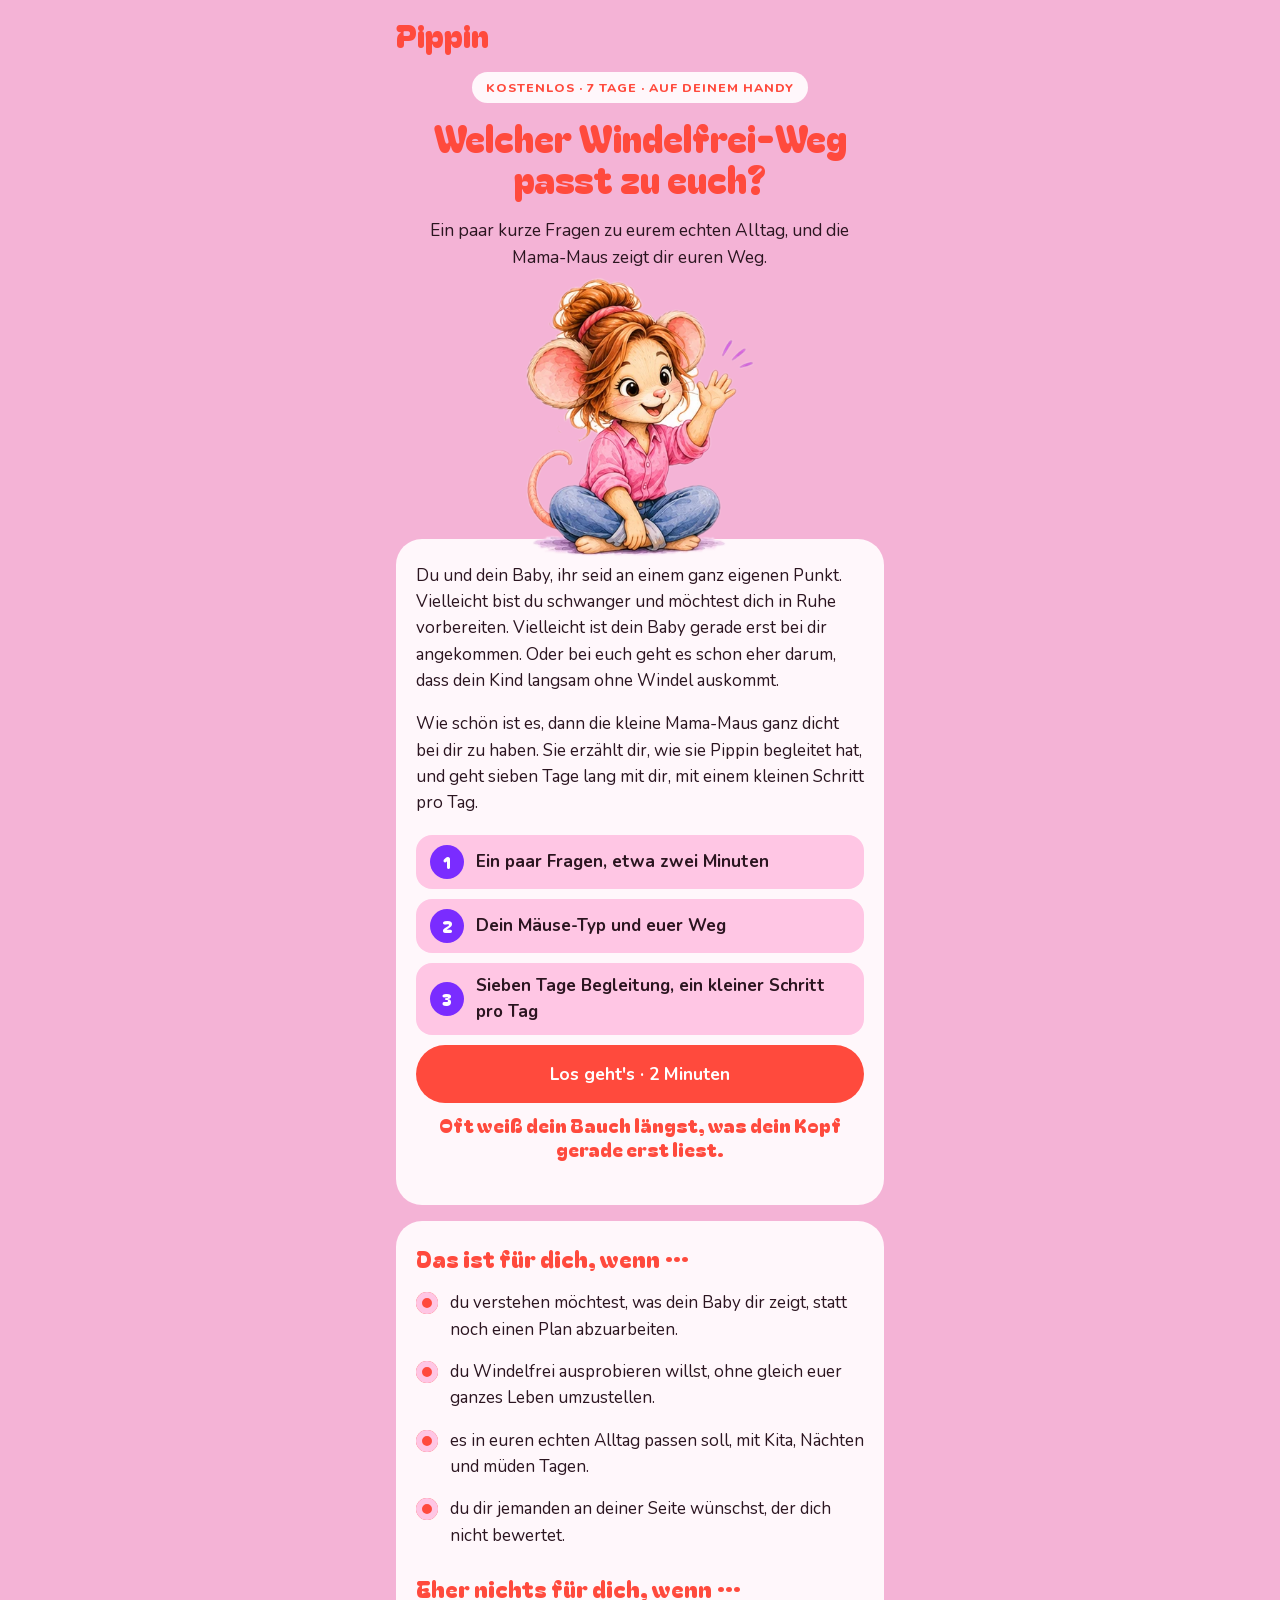
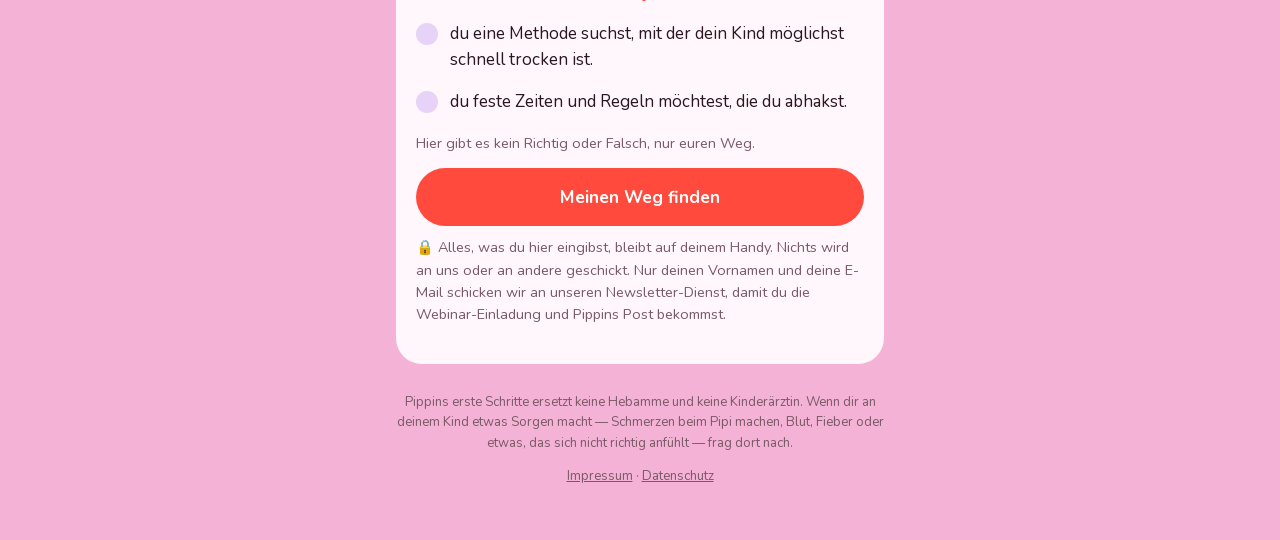
<file: erste-schritte/index.html>
<!doctype html>
<html lang="de">
<head>
<meta charset="utf-8" />
<meta name="viewport" content="width=device-width, initial-scale=1, viewport-fit=cover" />
<title>Pippins erste Schritte</title>
<meta name="description" content="Welcher Windelfrei-Weg passt zu euch? Finde deinen Mäuse-Typ und geh sieben kleine Schritte mit der Mama-Maus. Alles bleibt auf deinem Handy." />
<meta name="theme-color" content="#ffc6e4" />
<link rel="manifest" href="manifest.webmanifest" />
<link rel="apple-touch-icon" href="icons/apple-touch-icon.png" />
<link rel="icon" href="icons/icon-192.png" />
<meta name="apple-mobile-web-app-capable" content="yes" />
<meta name="apple-mobile-web-app-title" content="Erste Schritte" />
<meta name="apple-mobile-web-app-status-bar-style" content="default" />
<style>
@font-face { font-family: 'Bagel'; src: url(fonts/bagel.woff2) format('woff2'); font-weight: 400; font-display: swap; }
@font-face { font-family: 'Fredoka'; src: url(fonts/fredoka.woff2) format('woff2'); font-weight: 300 700; font-display: swap; }
@font-face { font-family: 'Nunito'; src: url(fonts/nunito.woff2) format('woff2'); font-weight: 200 900; font-display: swap; }

:root {
  /* Pippin „Plakat-Schiene Pink & Tomate" seit 23.10.2026 (context/design-kits.md): Rosa-Fläche, Tomate für Schrift und Knöpfe,
     Violett als Akzent, Hellrosa ruhig, Flieder weich. Überschriften Bagel Fat One. Variablennamen stammen noch aus Brand A. */
  --sand: #ffc6e4; --cream: #fff3f8; --karte: #ffffff;
  --lavendel: #ff4a3d; --lavendel-tief: #ff4a3d; --lavendel-hell: #fff3f8;
  --orange: #ff4a3d; --orange-tief: #e2342a; --butter: #ffc6e4;
  --salbei: #e6d3f7; --tinte: #2b1520; --tinte-weich: #7a5a66; --linie: #ffd9ec;
  --violett: #7a2cff; --rosa: #ffc6e4;
  --schatten: none;
}
body.nacht {
  /* seit 16.11.2026: abends nur etwas gedämpftes Rosa statt dunklem Lila (Anne) */
  --sand: #f4b3d6; --cream: #fbe4f0; --karte: #fff7fb;
  --schatten: none;
}
* { box-sizing: border-box; }
html, body { margin: 0; }
body {
  background: var(--sand); color: var(--tinte);
  font: 17px/1.55 'Nunito', system-ui, sans-serif;
  -webkit-font-smoothing: antialiased; min-height: 100vh;
  padding: env(safe-area-inset-top) 0 env(safe-area-inset-bottom);
  transition: background .4s, color .4s;
}
h1, h2, h3 { font-family: 'Bagel', 'Nunito', sans-serif; font-weight: 400; line-height: 1.12; margin: 0 0 .5em; color: var(--lavendel-tief); }
h1 { font-size: 1.9rem; } h2 { font-size: 1.45rem; } h3 { font-size: 1.15rem; }
p { margin: 0 0 1em; }
.app { max-width: 520px; margin: 0 auto; padding: 18px 16px 40px; }
.kopf { display: flex; align-items: center; justify-content: space-between; margin-bottom: 14px; }
.kopf .logo { font: 400 2rem/1 'Bagel', 'Nunito', sans-serif; color: var(--orange); }
.icon-btn { background: none; border: 0; color: var(--tinte-weich); font: inherit; font-size: .9rem; padding: 10px; cursor: pointer; }
.karte { background: var(--karte); border-radius: 26px; padding: 24px 20px; box-shadow: var(--schatten); margin-bottom: 16px; }
.karte.weich { background: var(--lavendel-hell); box-shadow: none; }
.karte.salbei { background: var(--salbei); box-shadow: none; }
.maus-bild { display: block; width: 72%; max-width: 280px; margin: 0 auto 8px; background: radial-gradient(closest-side, var(--rosa), rgba(255,198,228,.55) 60%, rgba(255,198,228,0)); border-radius: 50%; }
.klein { font-size: .9rem; color: var(--tinte-weich); }
.mitte { text-align: center; }
.btn {
  display: block; width: 100%; border: 0; border-radius: 999px; cursor: pointer;
  background: var(--orange); color: #fff; font: 700 1.08rem 'Nunito', sans-serif;
  padding: 17px 20px; margin: 10px 0; min-height: 58px; text-decoration: none; text-align: center;
}
.btn:active { transform: scale(.98); }
.btn.zweit { background: var(--butter); color: var(--lavendel-tief); }
.btn.leise { background: transparent; color: var(--tinte-weich); font-weight: 600; min-height: 48px; }
.fortschritt { height: 6px; background: var(--lavendel-hell); border-radius: 3px; overflow: hidden; margin: 4px 0 22px; }
.fortschritt span { display: block; height: 100%; background: var(--lavendel); transition: width .3s; }
.wahl { display: block; width: 100%; text-align: left; border: 2px solid var(--linie); background: var(--karte); color: var(--tinte);
  border-radius: 18px; padding: 16px 18px; margin: 10px 0; font: 600 1.02rem 'Nunito', sans-serif; cursor: pointer; min-height: 58px; }
.wahl:active, .wahl.an { border-color: var(--lavendel); background: var(--lavendel-hell); }
.sprechblase { position: relative; background: var(--lavendel-hell); border-radius: 22px; padding: 16px 18px; margin: 14px 0 6px 0; }
.sprechblase::before { content: ''; position: absolute; left: 26px; top: -10px; border: 10px solid transparent; border-bottom-color: var(--lavendel-hell); border-top: 0; }
.maus-zeile { display: flex; gap: 12px; align-items: flex-end; }
.maus-zeile img { width: 54px; height: auto; flex: none; }
ul.sparen { list-style: none; padding: 0; margin: 0; }
ul.sparen li { padding: 8px 0 8px 34px; position: relative; border-bottom: 1px dashed var(--linie); }
ul.sparen li:last-child { border-bottom: 0; }
ul.sparen li::before { content: '✕'; position: absolute; left: 6px; color: var(--lavendel-tief); font-weight: 800; }
.tag-label { font: 800 .8rem 'Nunito', sans-serif; color: var(--lavendel-tief); text-transform: uppercase; letter-spacing: .06em; }
.punkte { display: flex; gap: 8px; justify-content: center; margin: 4px 0 18px; }
.punkte i { width: 12px; height: 12px; border-radius: 50%; background: var(--lavendel-hell); }
.punkte i.fertig { background: var(--lavendel); }
.punkte i.heute { background: var(--lavendel-tief); }
.check-grid { display: grid; grid-template-columns: 1fr; gap: 10px; }
.chips { display: flex; flex-wrap: wrap; gap: 8px; margin: 10px 0; }
.chip { border: 2px solid var(--linie); background: var(--karte); color: var(--tinte); border-radius: 999px; padding: 10px 16px; font: 600 .95rem 'Nunito', sans-serif; cursor: pointer; min-height: 44px; }
.chip.an { border-color: var(--lavendel); background: var(--lavendel-hell); }
.statistik { display: grid; grid-template-columns: repeat(3, 1fr); gap: 8px; text-align: center; margin: 12px 0; }
.statistik div { background: var(--cream); border-radius: 16px; padding: 12px 4px; }
.statistik b { display: block; font: 400 1.6rem 'Bagel', sans-serif; color: var(--lavendel-tief); }
.statistik span { font-size: .8rem; color: var(--tinte-weich); }
input[type=text], input[type=email] { width: 100%; border: 2px solid var(--linie); border-radius: 16px; padding: 14px 16px; font: 1rem 'Nunito', sans-serif; background: var(--karte); color: var(--tinte); margin: 6px 0 10px; }
label.feld { font-weight: 700; font-size: .95rem; }
.fuss { text-align: center; font-size: .82rem; color: var(--tinte-weich); margin-top: 28px; }
.fuss a { color: inherit; }
/* Startseite im Plakat-Stil (16.11.2026) */
.start-held { text-align: center; padding: 8px 4px 0; }
.start-label { display: inline-block; background: var(--karte); color: var(--orange); font: 800 .78rem 'Nunito', sans-serif; letter-spacing: .08em; text-transform: uppercase; padding: 7px 14px; border-radius: 999px; margin-bottom: 14px; }
.start-held h1 { font-size: 2.3rem; color: var(--orange); }
.start-lead { font-size: 1.08rem; max-width: 26em; margin: 0 auto 6px; }
.start-maus { display: block; width: 52%; max-width: 230px; margin: 4px auto -18px; position: relative; z-index: 1; }
.start-schritte { display: grid; gap: 10px; margin: 18px 0 8px; }
.start-schritte div { display: flex; gap: 12px; align-items: center; background: var(--rosa); border-radius: 16px; padding: 10px 14px; font-weight: 700; }
.start-schritte b { flex: none; width: 34px; height: 34px; border-radius: 50%; background: var(--violett); color: #fff; display: flex; align-items: center; justify-content: center; font: 400 1.05rem 'Bagel', sans-serif; }
ul.haken { list-style: none; padding: 0; margin: 0 0 8px; }
ul.haken li { position: relative; padding: 8px 0 8px 34px; }
ul.haken li::before { content: ''; position: absolute; left: 0; top: 10px; width: 22px; height: 22px; border-radius: 50%; }
ul.haken.ja li::before { background: var(--orange); box-shadow: inset 0 0 0 6px var(--rosa); }
ul.haken.nein li::before { background: var(--salbei); }
.abstand-oben { margin-top: 18px; }
.zitat { font: 400 1.2rem/1.25 'Bagel', sans-serif; color: var(--lavendel-tief); }
.markiert { display: inline-block; background: var(--orange); color: var(--rosa); border-radius: .16em; padding: .06em .14em .02em; line-height: 1.02; margin: .06em 0; }
.kraftsatz { font: 400 1.4rem/1.25 'Bagel', sans-serif; color: var(--lavendel-tief); margin: 6px 0 10px; }
.nachspueren { border-top: 1px dashed var(--linie); padding-top: 12px; margin-top: 14px; font-style: italic; color: var(--tinte-weich); }
.nachspueren b { font-style: normal; color: var(--lavendel-tief); }
.versteckt { display: none !important; }
.einblenden { animation: rein .35s ease; }
@keyframes rein { from { opacity: 0; transform: translateY(8px); } to { opacity: 1; transform: none; } }
@media (prefers-reduced-motion: reduce) { .einblenden { animation: none; } }
</style>
</head>
<body>
<div class="app" id="app" aria-live="polite"></div>
<iframe name="brevo_iframe" style="display:none" title="Anmeldung"></iframe>
<noscript><p style="padding:20px">Bitte aktiviere JavaScript, damit die Mama-Maus dich begleiten kann.</p></noscript>
<script src="inhalt.js"></script>
<script src="app.js"></script>
</body>
</html>
</file>
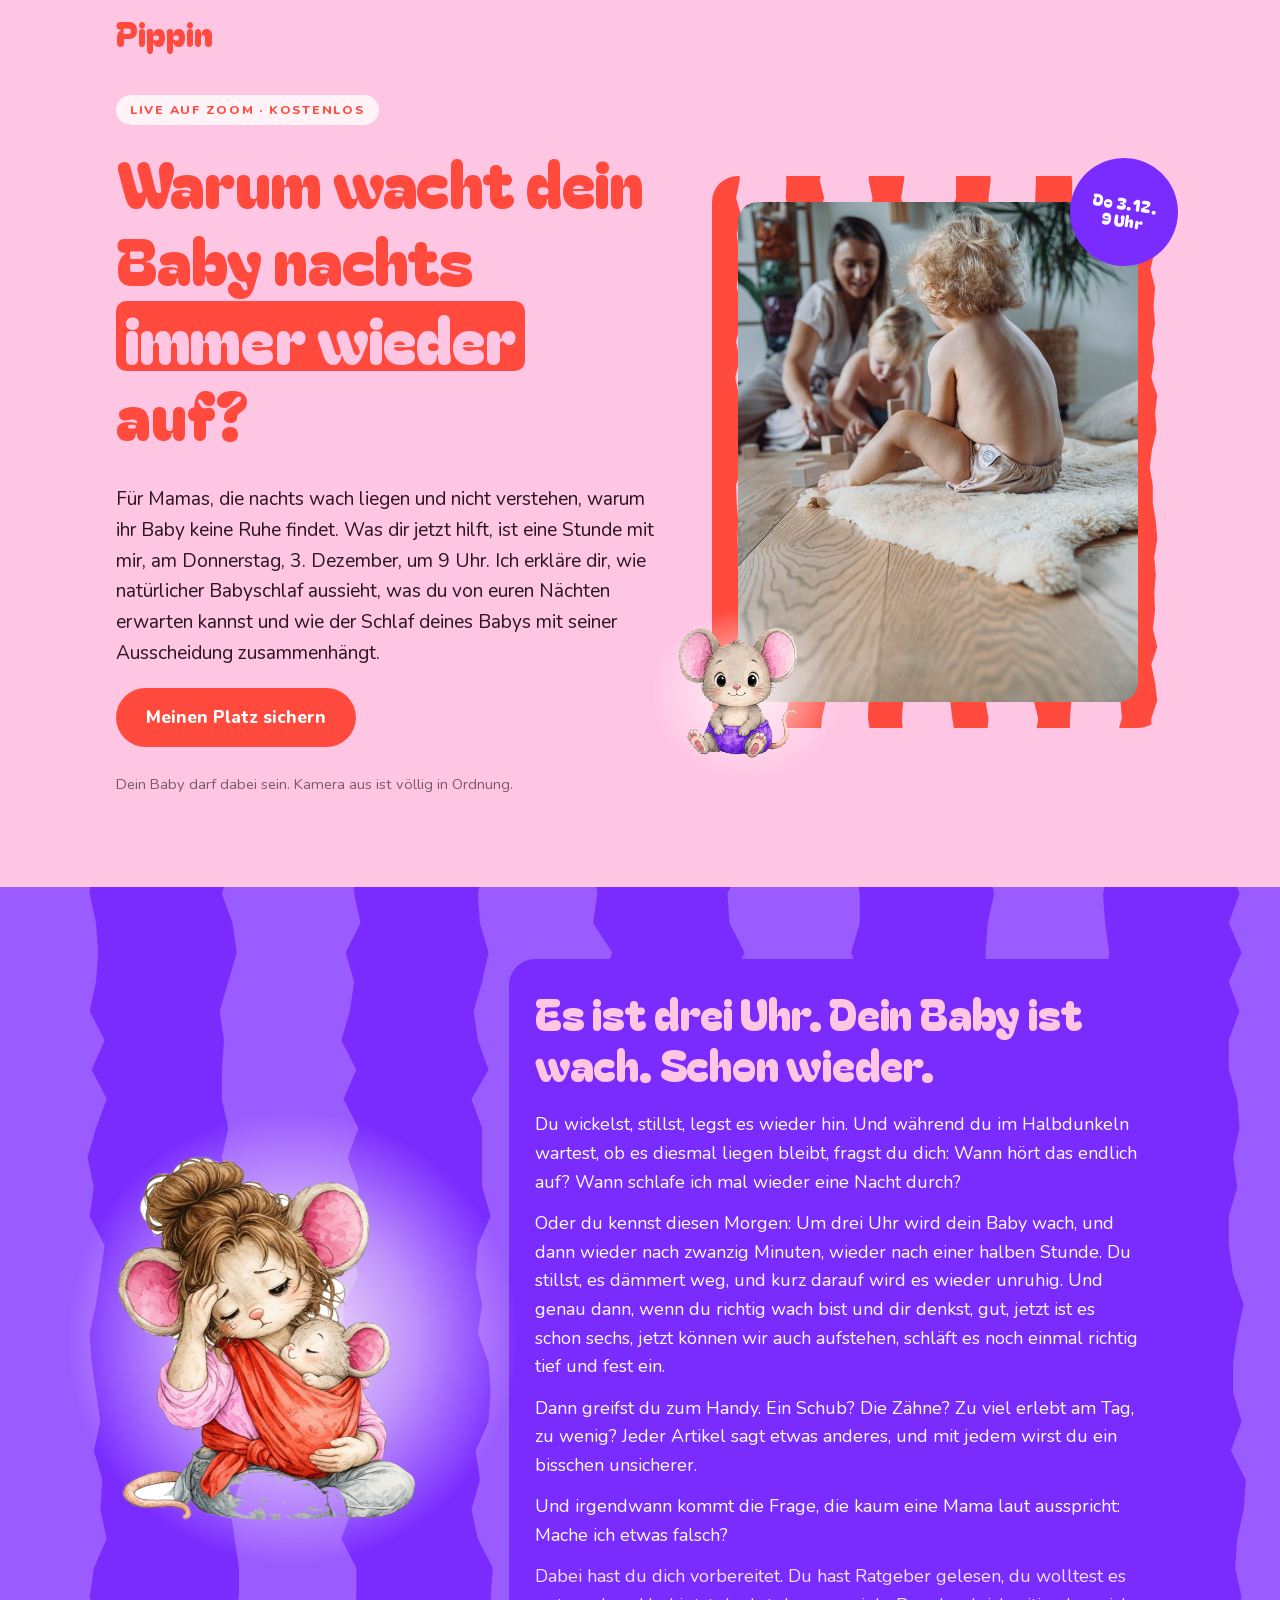
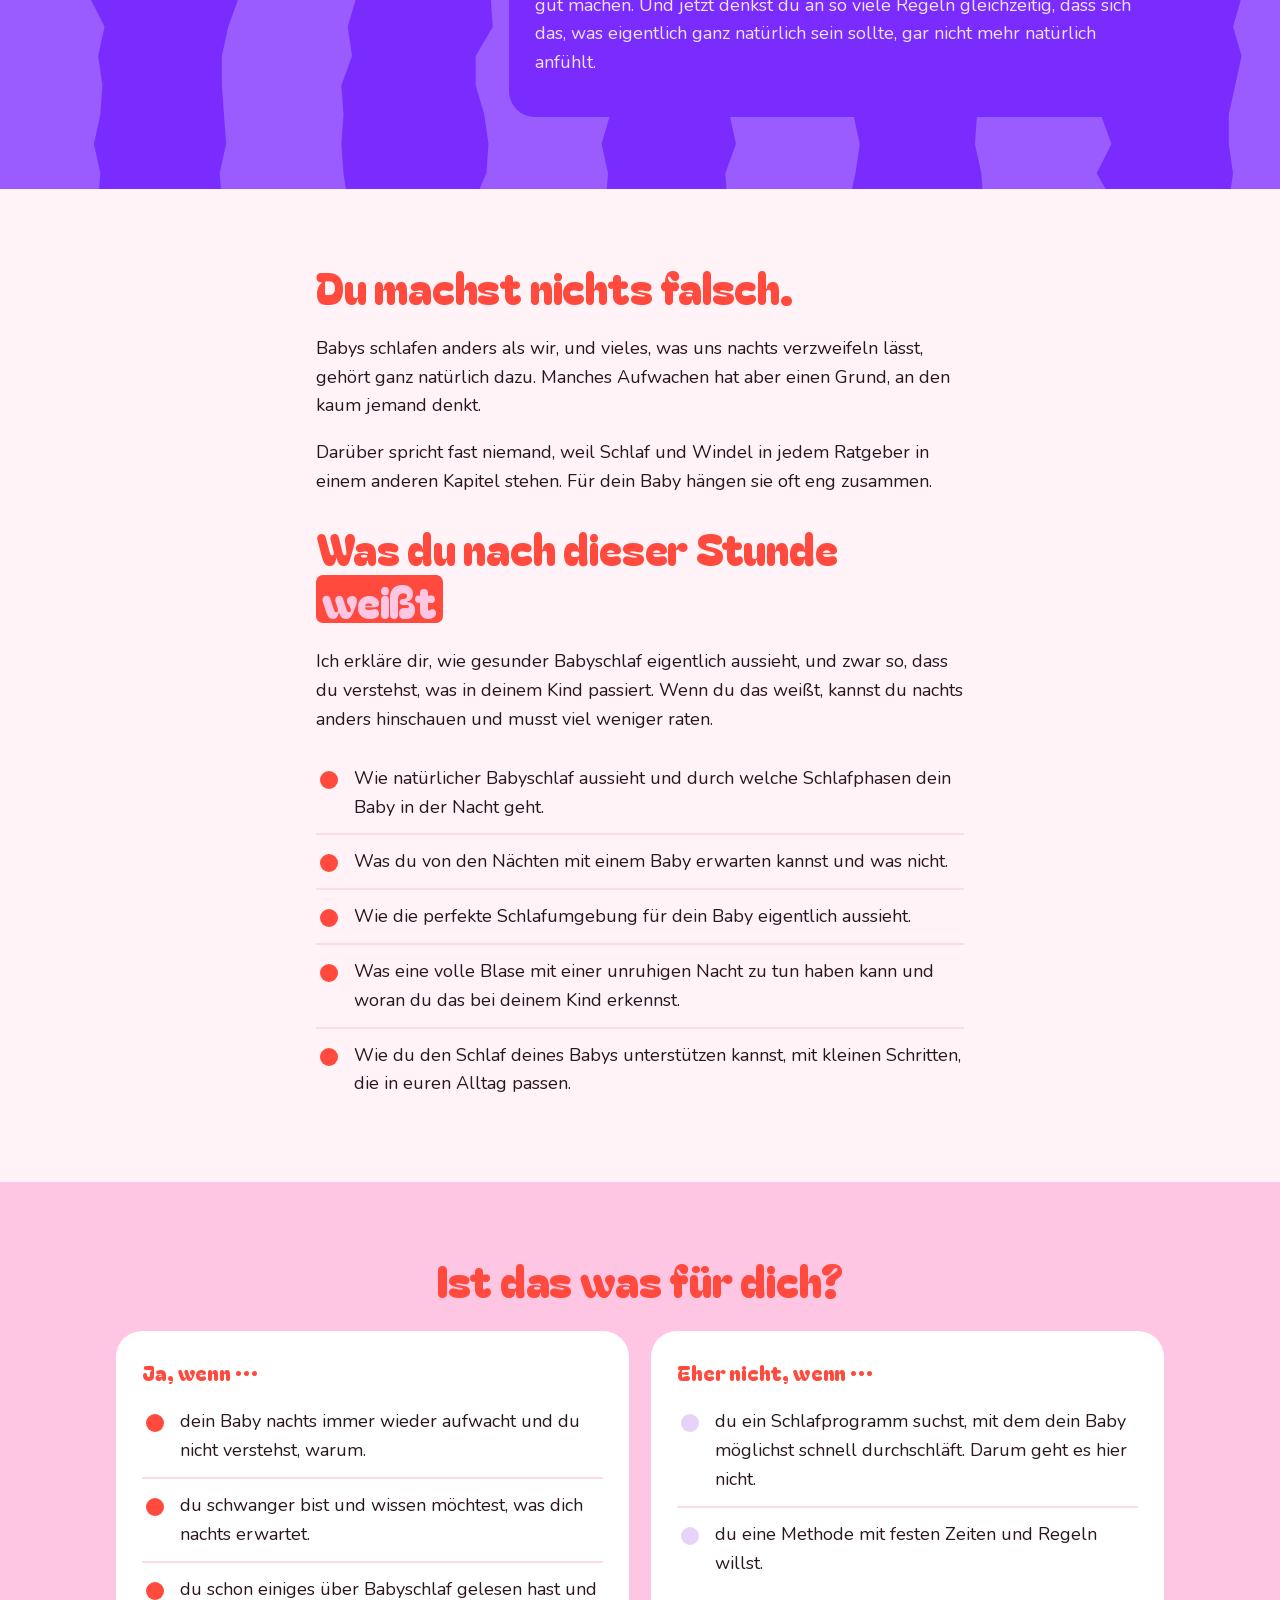
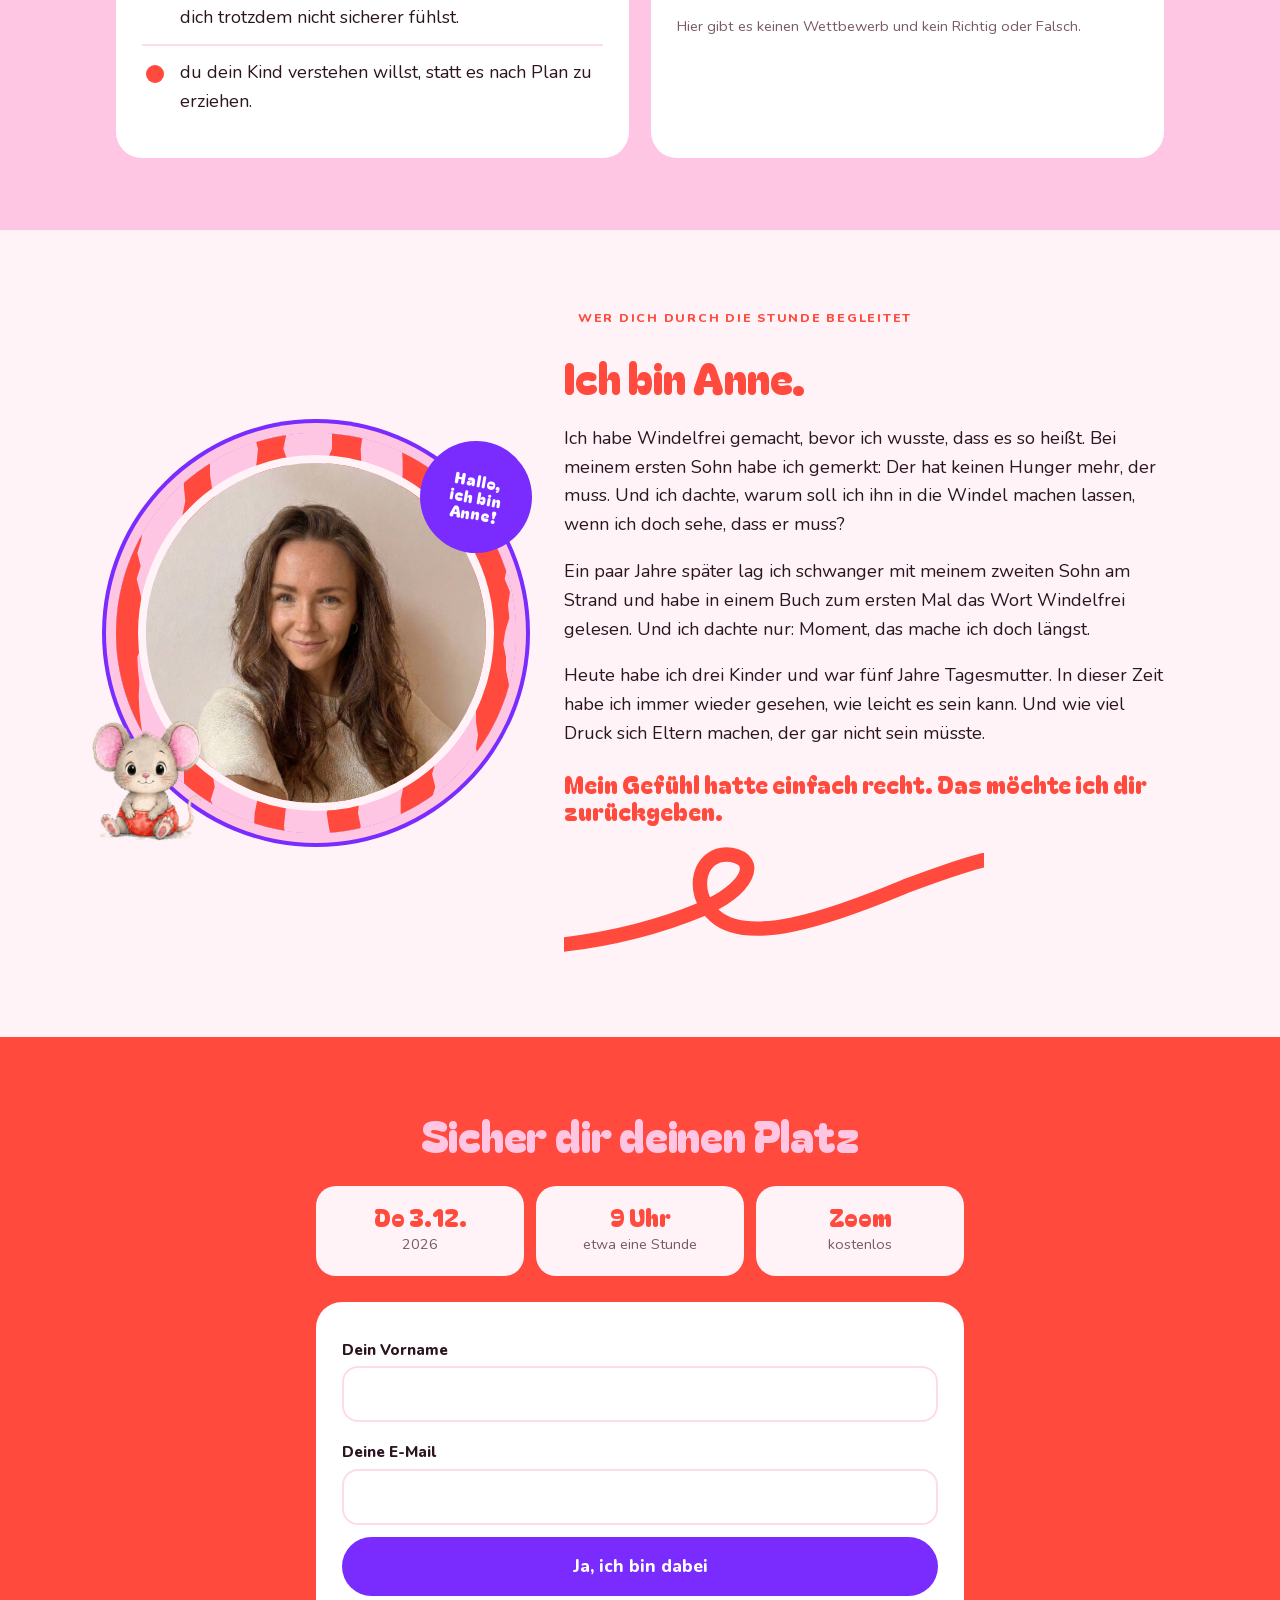
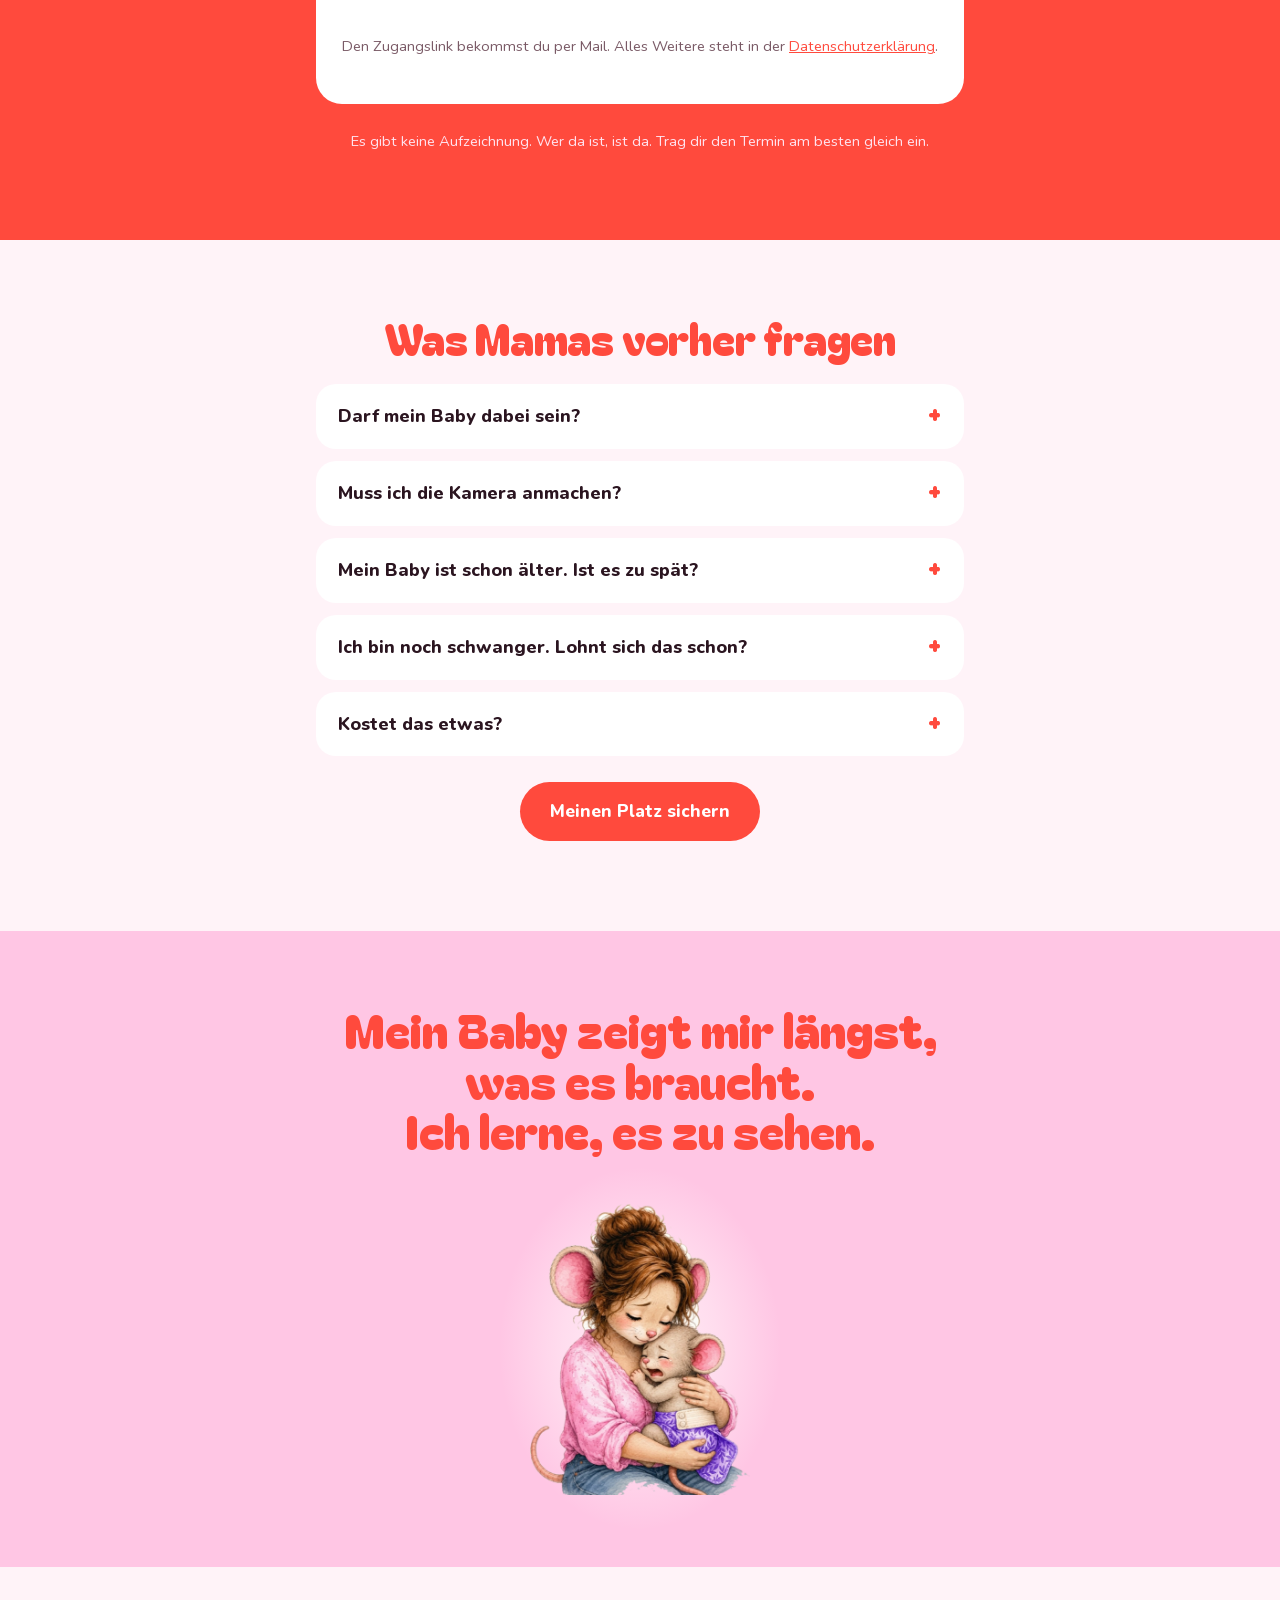
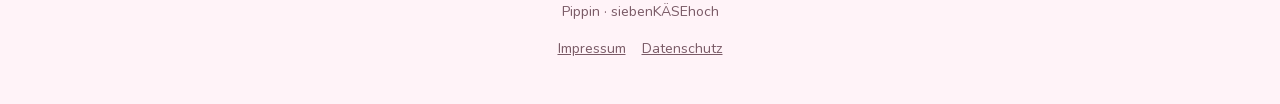
<file: webinar/index.html>
<!doctype html>
<html lang="de">
<head>
<meta charset="utf-8" />
<meta name="viewport" content="width=device-width, initial-scale=1" />
<title>Webinar am 3. Dezember · Pippin</title>
<meta name="description" content="Live mit Anne, kostenlos auf Zoom: Warum dein Baby nachts immer wieder aufwacht, wie natürlicher Babyschlaf aussieht und was er mit der Ausscheidung zu tun hat. Do 3.12.2026, 9 Uhr." />
<meta name="theme-color" content="#ffc6e4" />
<meta property="og:title" content="Warum wacht mein Baby nachts ständig auf?" />
<meta property="og:description" content="Live-Webinar mit Anne · Do 3. Dezember · 9 Uhr · Zoom · kostenlos" />
<meta property="og:image" content="https://pippin-welt.de/assets/foto-mama-kind.jpg" />
<link rel="icon" href="../erste-schritte/icons/icon-192.png" />
<link rel="stylesheet" href="../assets/pippin-plakat.css" />
<style>
/* Annes Portrait im Kreis (16.11.2026) */
.anne-kreis { position: relative; width: 100%; max-width: 420px; aspect-ratio: 1; margin: 0 auto; border-radius: 50%; padding: 22px; background: url(../assets/plakat/streifen-tomate-rosa.svg) center / cover; box-shadow: 0 0 0 10px var(--rosa), 0 0 0 14px var(--violett); }
.anne-kreis .anne-bild { width: 100%; height: 100%; border-radius: 50%; object-fit: cover; object-position: 50% 28%; border: 8px solid var(--hellrosa); display: block; }
.anne-sticker { position: absolute; top: 2%; right: -4%; z-index: 3; width: 112px; height: 112px; border-radius: 50%; background: var(--violett); color: var(--weiss); display: flex; align-items: center; justify-content: center; text-align: center; font: 400 1rem/1.05 'Bagel', sans-serif; transform: rotate(10deg); }
.anne-maus { position: absolute; left: -6%; bottom: -2%; width: 110px; z-index: 2; }
@media (max-width: 760px) { .anne-kreis { max-width: 300px; padding: 16px; } .anne-sticker { width: 88px; height: 88px; font-size: .85rem; right: -2%; } .anne-maus { width: 84px; left: -2%; } }
</style>
</head>
<body>

<header class="kopf"><div class="wrap"><a href="/" aria-label="Pippin, zur Startseite"><span class="marke">Pippin</span></a></div></header>

<!-- 1 · Versprechen -->
<section class="hero">
  <div class="wrap hero-grid">
    <div>
      <span class="label">Live auf Zoom · kostenlos</span>
      <h1>Warum wacht dein Baby nachts <em class="f">immer wieder</em> auf?</h1>
      <p class="lead">Für Mamas, die nachts wach liegen und nicht verstehen, warum ihr Baby keine Ruhe findet. Was dir jetzt hilft, ist eine Stunde mit mir, am Donnerstag, 3. Dezember, um 9 Uhr. Ich erkläre dir, wie natürlicher Babyschlaf aussieht, was du von euren Nächten erwarten kannst und wie der Schlaf deines Babys mit seiner Ausscheidung zusammenhängt.</p>
      <a class="btn" href="#anmelden">Meinen Platz sichern</a>
      <p class="klein abstand">Dein Baby darf dabei sein. Kamera aus ist völlig in Ordnung.</p>
    </div>
    <div class="foto-rahmen">
      <img class="foto" src="../assets/foto-mama-kind.jpg" alt="Eine Mama spielt mit ihren zwei kleinen Kindern auf dem Boden" width="775" height="1163">
      <span class="klebeband">Do 3.12.<br>9 Uhr</span>
      <img class="maus" src="../assets/plakat/pippin-violett-frei.png" alt="" width="120">
    </div>
  </div>
</section>

<!-- 2 · Die Szene -->
<section class="nacht">
  <div class="wrap nacht-grid">
    <div class="wolke"><img src="../assets/plakat/mama-schlaf-farbe.png" alt="Müde Mama-Maus mit Baby im Tragetuch" width="300" loading="lazy"></div>
    <div class="szene">
      <h2>Es ist drei Uhr. Dein Baby ist wach. Schon wieder.</h2>
      <p>Du wickelst, stillst, legst es wieder hin. Und während du im Halbdunkeln wartest, ob es diesmal liegen bleibt, fragst du dich: Wann hört das endlich auf? Wann schlafe ich mal wieder eine Nacht durch?</p>
      <p>Oder du kennst diesen Morgen: Um drei Uhr wird dein Baby wach, und dann wieder nach zwanzig Minuten, wieder nach einer halben Stunde. Du stillst, es dämmert weg, und kurz darauf wird es wieder unruhig. Und genau dann, wenn du richtig wach bist und dir denkst, gut, jetzt ist es schon sechs, jetzt können wir auch aufstehen, schläft es noch einmal richtig tief und fest ein.</p>
      <p>Dann greifst du zum Handy. Ein Schub? Die Zähne? Zu viel erlebt am Tag, zu wenig? Jeder Artikel sagt etwas anderes, und mit jedem wirst du ein bisschen unsicherer.</p>
      <p>Und irgendwann kommt die Frage, die kaum eine Mama laut ausspricht: Mache ich etwas falsch?</p>
      <p class="leise">Dabei hast du dich vorbereitet. Du hast Ratgeber gelesen, du wolltest es gut machen. Und jetzt denkst du an so viele Regeln gleichzeitig, dass sich das, was eigentlich ganz natürlich sein sollte, gar nicht mehr natürlich anfühlt.</p>
    </div>
  </div>
</section>

<!-- 3 · Was du mitnimmst -->
<section>
  <div class="wrap schmal">
    <h2>Du machst nichts falsch.</h2>
    <p>Babys schlafen anders als wir, und vieles, was uns nachts verzweifeln lässt, gehört ganz natürlich dazu. Manches Aufwachen hat aber einen Grund, an den kaum jemand denkt.</p>
    <p>Darüber spricht fast niemand, weil Schlaf und Windel in jedem Ratgeber in einem anderen Kapitel stehen. Für dein Baby hängen sie oft eng zusammen.</p>
    <h2 class="abstand">Was du nach dieser Stunde <em class="f">weißt</em></h2>
    <p>Ich erkläre dir, wie gesunder Babyschlaf eigentlich aussieht, und zwar so, dass du verstehst, was in deinem Kind passiert. Wenn du das weißt, kannst du nachts anders hinschauen und musst viel weniger raten.</p>
    <ul class="liste">
      <li>Wie natürlicher Babyschlaf aussieht und durch welche Schlafphasen dein Baby in der Nacht geht.</li>
      <li>Was du von den Nächten mit einem Baby erwarten kannst und was nicht.</li>
      <li>Wie die perfekte Schlafumgebung für dein Baby eigentlich aussieht.</li>
      <li>Was eine volle Blase mit einer unruhigen Nacht zu tun haben kann und woran du das bei deinem Kind erkennst.</li>
      <li>Wie du den Schlaf deines Babys unterstützen kannst, mit kleinen Schritten, die in euren Alltag passen.</li>
    </ul>
  </div>
</section>

<!-- 4 · Für wen -->
<section class="flaeche">
  <div class="wrap">
    <h2 class="mitte">Ist das was für dich?</h2>
    <div class="zwei abstand">
      <div class="karte">
        <h3>Ja, wenn …</h3>
        <ul class="liste">
          <li>dein Baby nachts immer wieder aufwacht und du nicht verstehst, warum.</li>
          <li>du schwanger bist und wissen möchtest, was dich nachts erwartet.</li>
          <li>du schon einiges über Babyschlaf gelesen hast und dich trotzdem nicht sicherer fühlst.</li>
          <li>du dein Kind verstehen willst, statt es nach Plan zu erziehen.</li>
        </ul>
      </div>
      <div class="karte">
        <h3>Eher nicht, wenn …</h3>
        <ul class="liste nein">
          <li>du ein Schlafprogramm suchst, mit dem dein Baby möglichst schnell durchschläft. Darum geht es hier nicht.</li>
          <li>du eine Methode mit festen Zeiten und Regeln willst.</li>
        </ul>
        <p class="klein abstand">Hier gibt es keinen Wettbewerb und kein Richtig oder Falsch.</p>
      </div>
    </div>
  </div>
</section>

<!-- 5 · Anne -->
<section>
  <div class="wrap anne-grid">
    <div class="anne-kreis">
      <img class="anne-bild" src="../assets/anne-portrait-webinar.jpg" alt="Anne Siebenkees lächelt in die Kamera" width="896" height="1195" loading="lazy">
      <span class="anne-sticker">Hallo,<br>ich bin<br>Anne!</span>
      <img class="anne-maus" src="../assets/plakat/pippin-tomate-frei.png" alt="" width="110" loading="lazy">
    </div>
    <div>
      <span class="label">Wer dich durch die Stunde begleitet</span>
      <h2>Ich bin Anne.</h2>
      <p>Ich habe Windelfrei gemacht, bevor ich wusste, dass es so heißt. Bei meinem ersten Sohn habe ich gemerkt: Der hat keinen Hunger mehr, der muss. Und ich dachte, warum soll ich ihn in die Windel machen lassen, wenn ich doch sehe, dass er muss?</p>
      <p>Ein paar Jahre später lag ich schwanger mit meinem zweiten Sohn am Strand und habe in einem Buch zum ersten Mal das Wort Windelfrei gelesen. Und ich dachte nur: Moment, das mache ich doch längst.</p>
      <p>Heute habe ich drei Kinder und war fünf Jahre Tagesmutter. In dieser Zeit habe ich immer wieder gesehen, wie leicht es sein kann. Und wie viel Druck sich Eltern machen, der gar nicht sein müsste.</p>
      <p class="zitat">Mein Gefühl hatte einfach recht. Das möchte ich dir zurückgeben.</p>
      <img class="schlaufe" src="../assets/plakat/schlaufe-tomate.svg" alt="">
    </div>
  </div>
</section>

<!-- 6 · Anmeldung -->
<section class="tomate" id="anmelden">
  <div class="wrap schmal">
    <h2 class="mitte">Sicher dir deinen Platz</h2>
    <div class="termin">
      <div><b>Do 3.12.</b><span>2026</span></div>
      <div><b>9 Uhr</b><span>etwa eine Stunde</span></div>
      <div><b>Zoom</b><span>kostenlos</span></div>
    </div>

    <div class="karte" id="formkarte">
      <form id="anmeldung" action="" method="POST" target="brevo_iframe" novalidate>
        <label class="feld" for="vn">Dein Vorname</label>
        <input type="text" id="vn" name="VORNAME" autocomplete="given-name" required>
        <label class="feld" for="em">Deine E-Mail</label>
        <input type="email" id="em" name="EMAIL" autocomplete="email" required>
        <input type="hidden" name="INTERESSE" value="Webinar-1911">
        <input type="text" name="email_address_check" value="" style="position:absolute;left:-9999px" tabindex="-1" autocomplete="off" aria-hidden="true">
        <input type="hidden" name="locale" value="de">
        <button class="btn voll" type="submit">Ja, ich bin dabei</button>
        <p class="fehler" id="formfehler" role="alert"></p>
        <p class="klein">Den Zugangslink bekommst du per Mail. Alles Weitere steht in der <a href="../datenschutz.html">Datenschutzerklärung</a>.</p>
      </form>
      <div id="formdanke" class="versteckt">
        <h3>Fast geschafft 💜</h3>
        <p>Schau in dein Postfach und bestätige deine Anmeldung. Wenn nichts kommt, lohnt ein Blick in den Spam-Ordner.</p>
        <p>Bis zum 3. Dezember kannst du schon mal anfangen, wenn du magst: Die kleine Mama-Maus begleitet dich sieben Tage lang, ganz leicht, auf deinem Handy.</p>
        <a class="btn voll" href="../erste-schritte/?von=webinar">Zur kleinen Mama-Maus</a>
      </div>
    </div>

    <p class="klein mitte abstand">Es gibt keine Aufzeichnung. Wer da ist, ist da. Trag dir den Termin am besten gleich ein.</p>
  </div>
</section>

<!-- 7 · Fragen -->
<section>
  <div class="wrap schmal">
    <h2 class="mitte">Was Mamas vorher fragen</h2>
    <details><summary>Darf mein Baby dabei sein?</summary><p>Unbedingt. Stillen, Tragen, Wickeln, Aufstehen, alles erlaubt. Genau so soll es sein.</p></details>
    <details><summary>Muss ich die Kamera anmachen?</summary><p>Nein. Du kannst einfach zuhören, wie bei einem Gespräch im Radio. Fragen kannst du im Chat stellen.</p></details>
    <details><summary>Mein Baby ist schon älter. Ist es zu spät?</summary><p>Nein. Was ich über Babyschlaf erzähle, gilt für Neugeborene genauso wie für Kleinkinder. Es sieht nur bei jedem Alter ein bisschen anders aus, und das erkläre ich dir.</p></details>
    <details><summary>Ich bin noch schwanger. Lohnt sich das schon?</summary><p>Gerade dann. Wenn du vorher weißt, wie Babys schlafen, schaust du in den ersten Nächten mit anderen Augen hin.</p></details>
    <details><summary>Kostet das etwas?</summary><p>Nein, das Webinar ist kostenlos.</p></details>
    <p class="mitte abstand"><a class="btn" href="#anmelden">Meinen Platz sichern</a></p>
  </div>
</section>

<section class="flaeche">
  <div class="wrap schmal">
    <p class="kraftsatz">Mein Baby zeigt mir längst, was es braucht.<br>Ich lerne, es zu sehen.</p>
    <div class="wolke kraft-maus"><img src="../assets/plakat/mama-troesten-farbe.png" alt="Mama-Maus hält ihr Baby im Arm" width="240" loading="lazy"></div>
  </div>
</section>

<footer class="fuss">
  <div class="wrap">
    <p>Pippin · siebenKÄSEhoch</p>
    <a href="../impressum.html">Impressum</a><a href="../datenschutz.html">Datenschutz</a>
  </div>
</footer>

<iframe name="brevo_iframe" style="display:none" title="Anmeldung"></iframe>
<script>
/* Anmeldung über Brevo (Double-Opt-in), Liste 3 „Pippin Newsletter", INTERESSE = Webinar-1911.
   Formular-Adresse: dieselbe wie in der App (erste-schritte/app.js), solange kein eigenes Webinar-Formular angelegt ist.
   Einziger Ort, an dem diese Seite Daten überträgt. */
(function () {
  var BREVO = 'https://2c76cb73.sibforms.com/serve/[base64]';
  var f = document.getElementById('anmeldung');
  f.action = BREVO;
  f.addEventListener('submit', function (ev) {
    var em = f.querySelector('#em').value.trim();
    var vn = f.querySelector('#vn').value.trim();
    if (!vn || !/^[^\s@]+@[^\s@]+\.[^\s@]+$/.test(em)) {
      ev.preventDefault();
      document.getElementById('formfehler').textContent = 'Bitte gib deinen Vornamen und eine gültige E-Mail-Adresse ein.';
      return;
    }
    setTimeout(function () {
      f.classList.add('versteckt');
      document.getElementById('formdanke').classList.remove('versteckt');
    }, 300);
  });
})();
</script>
</body>
</html>
</file>
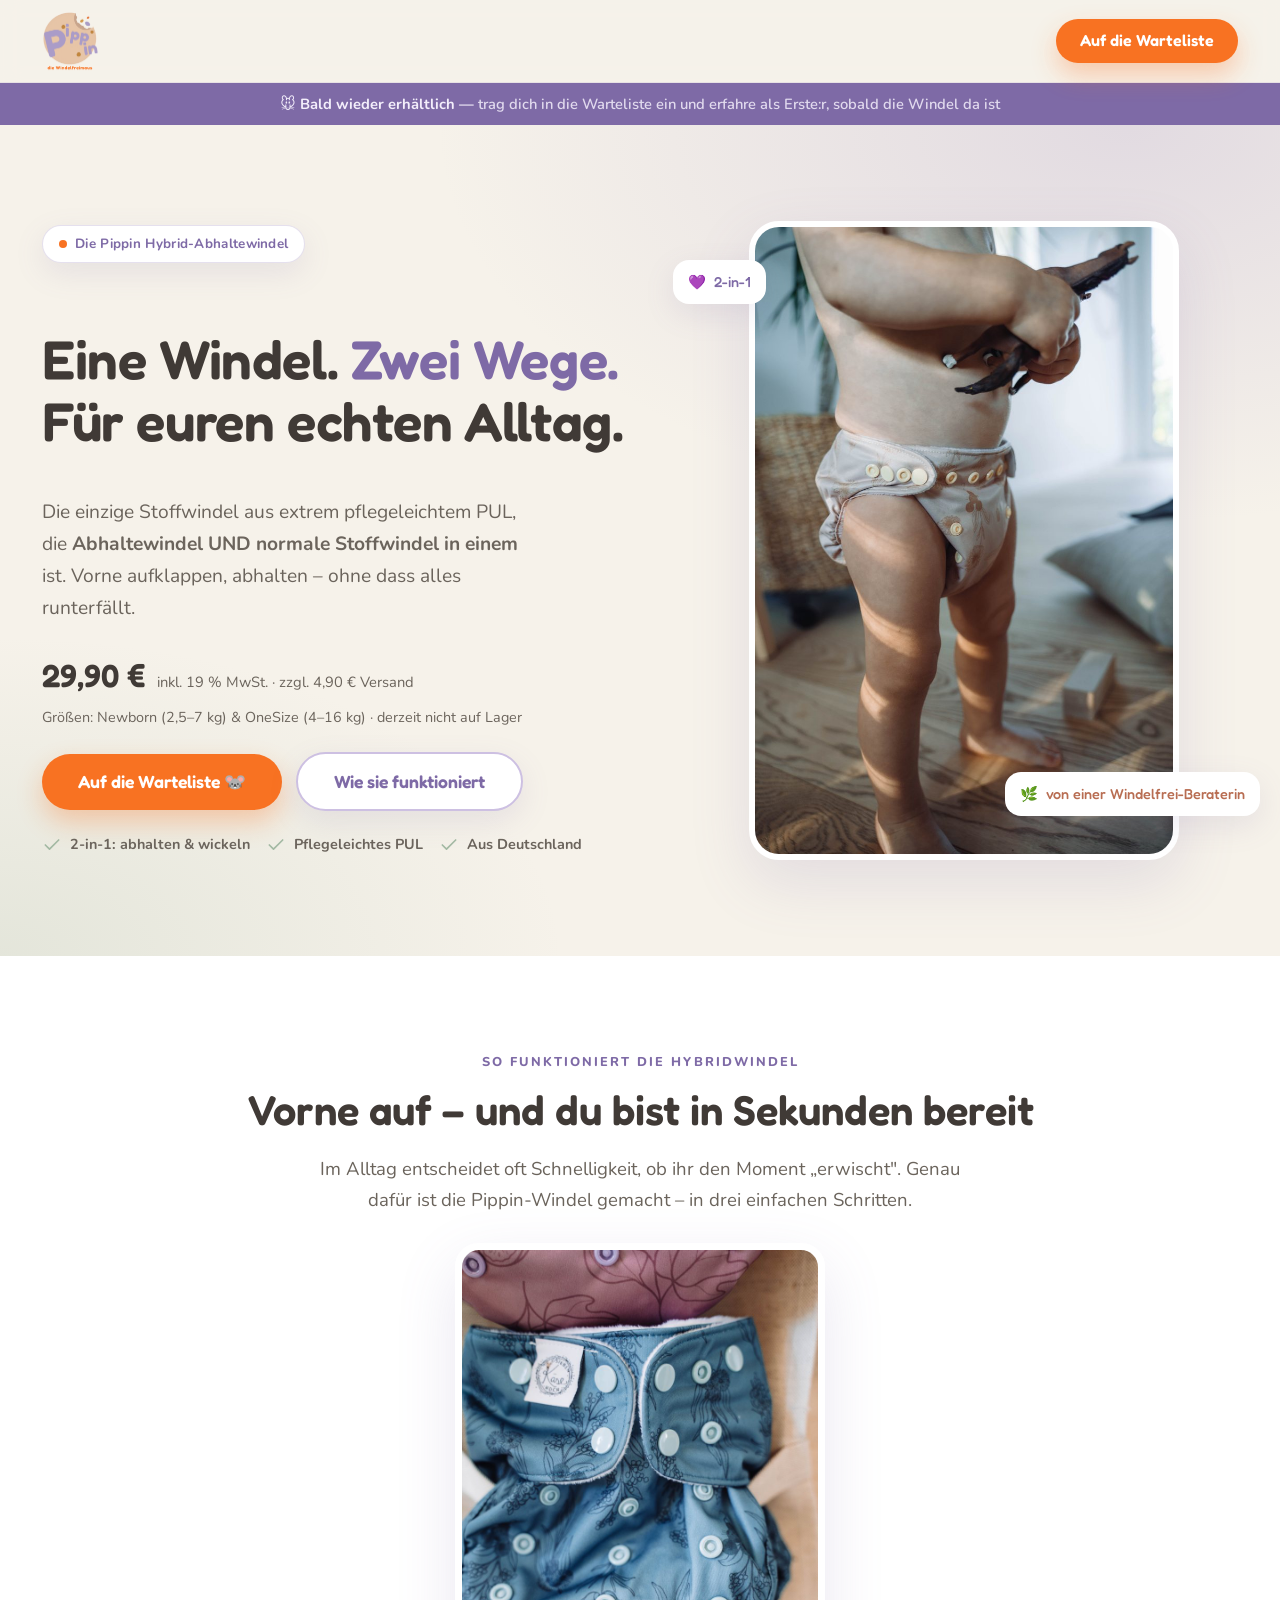
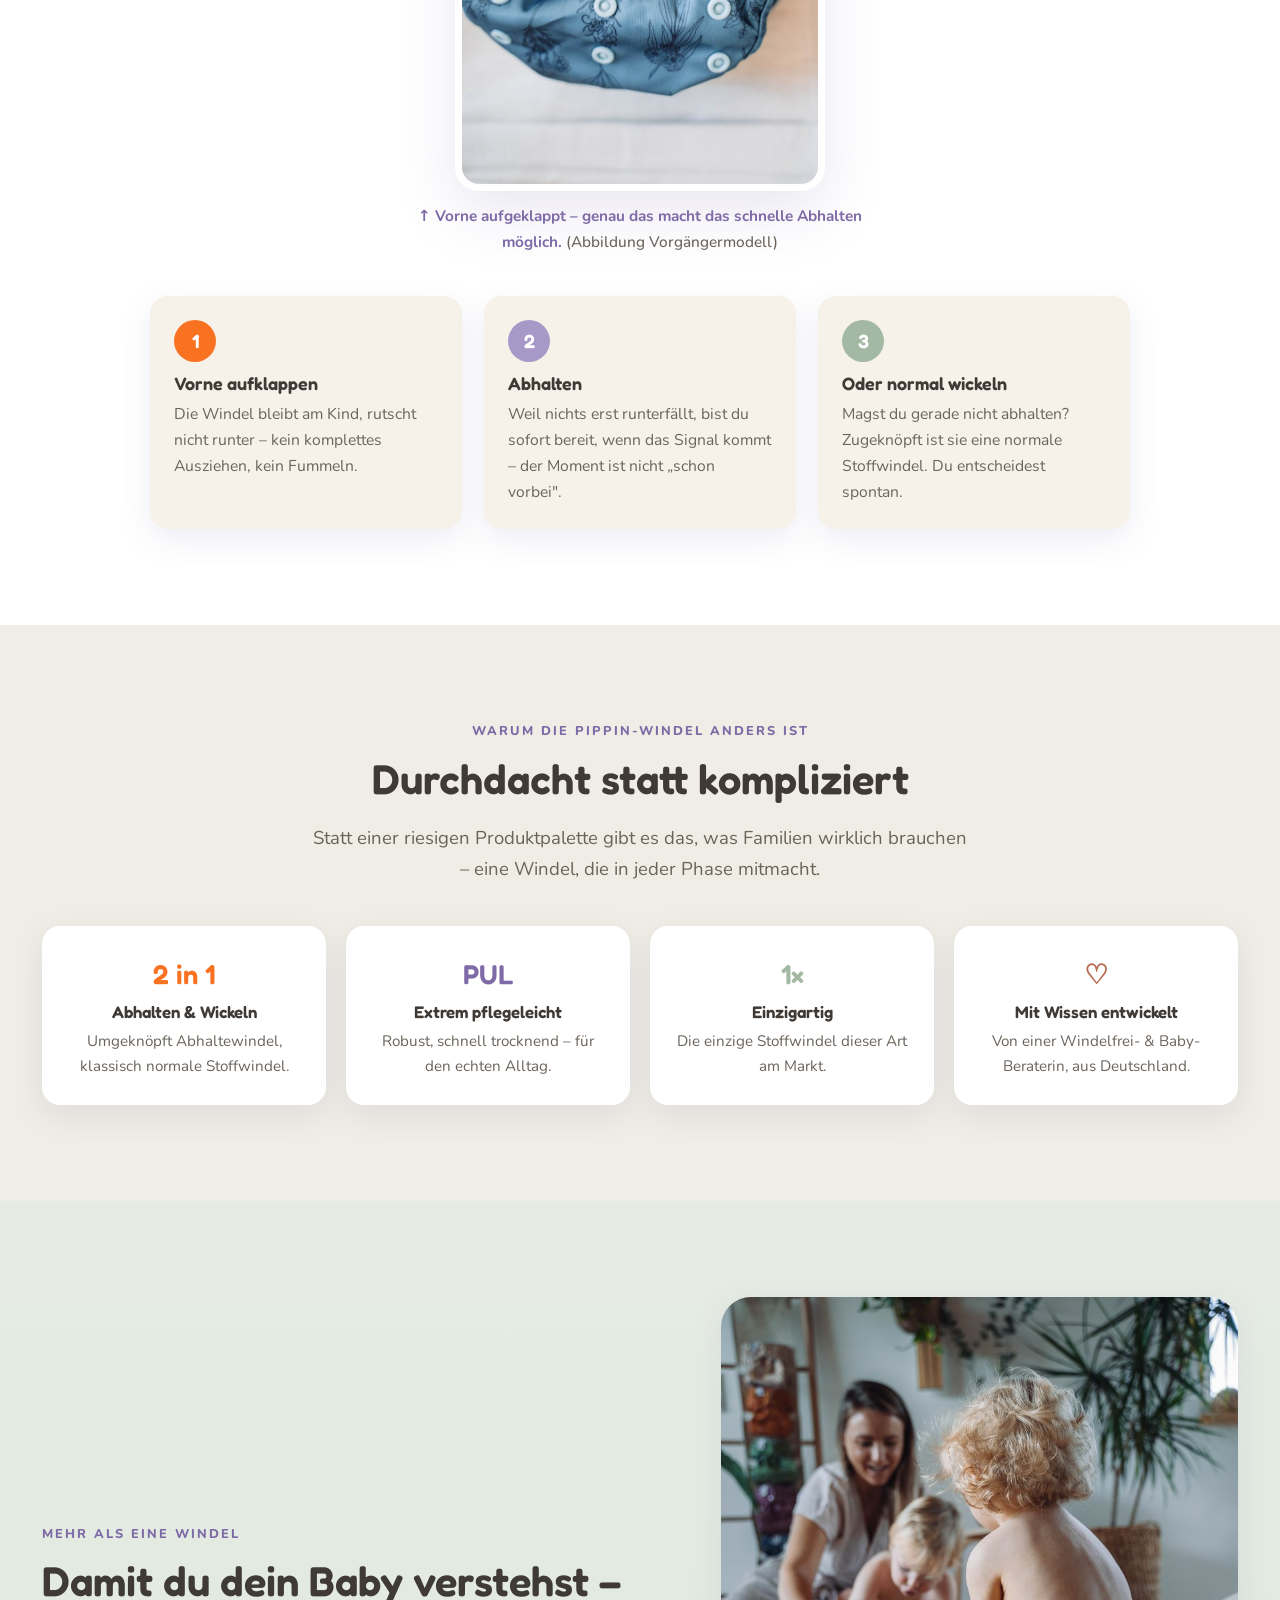
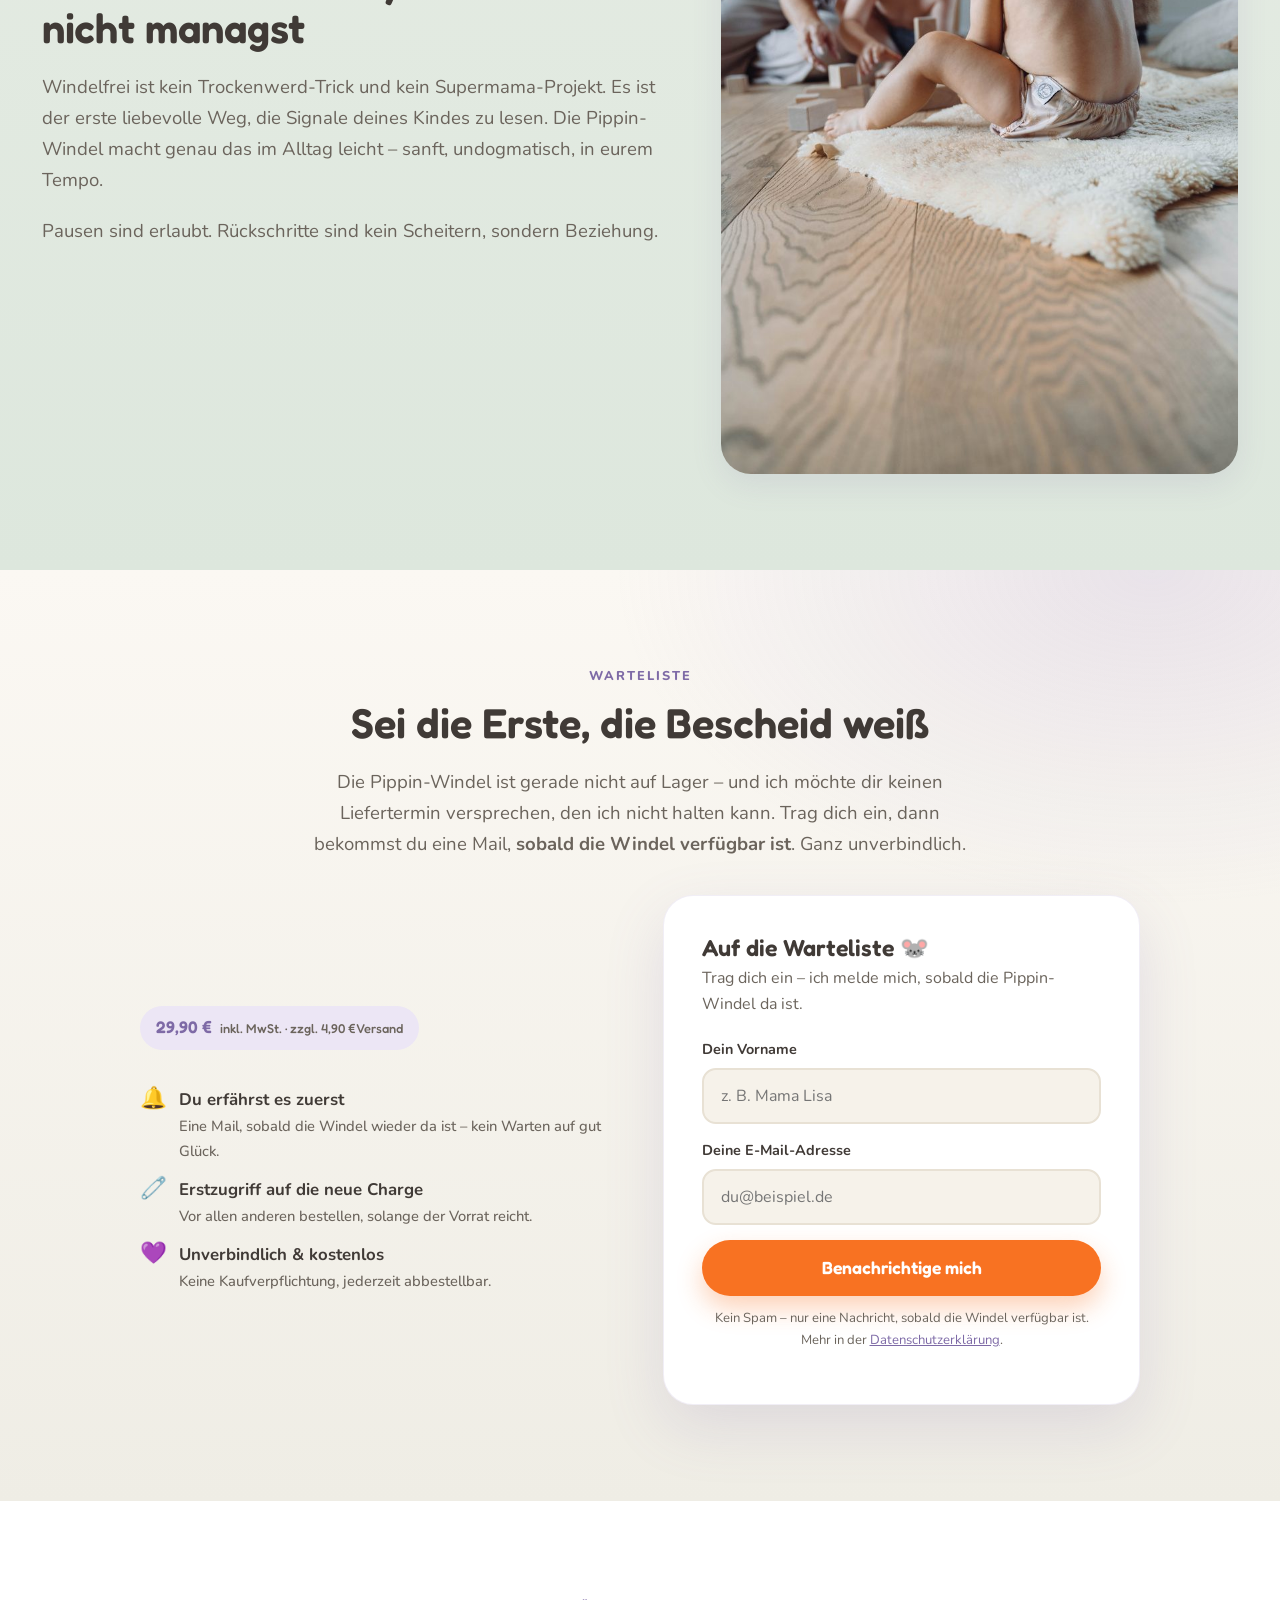
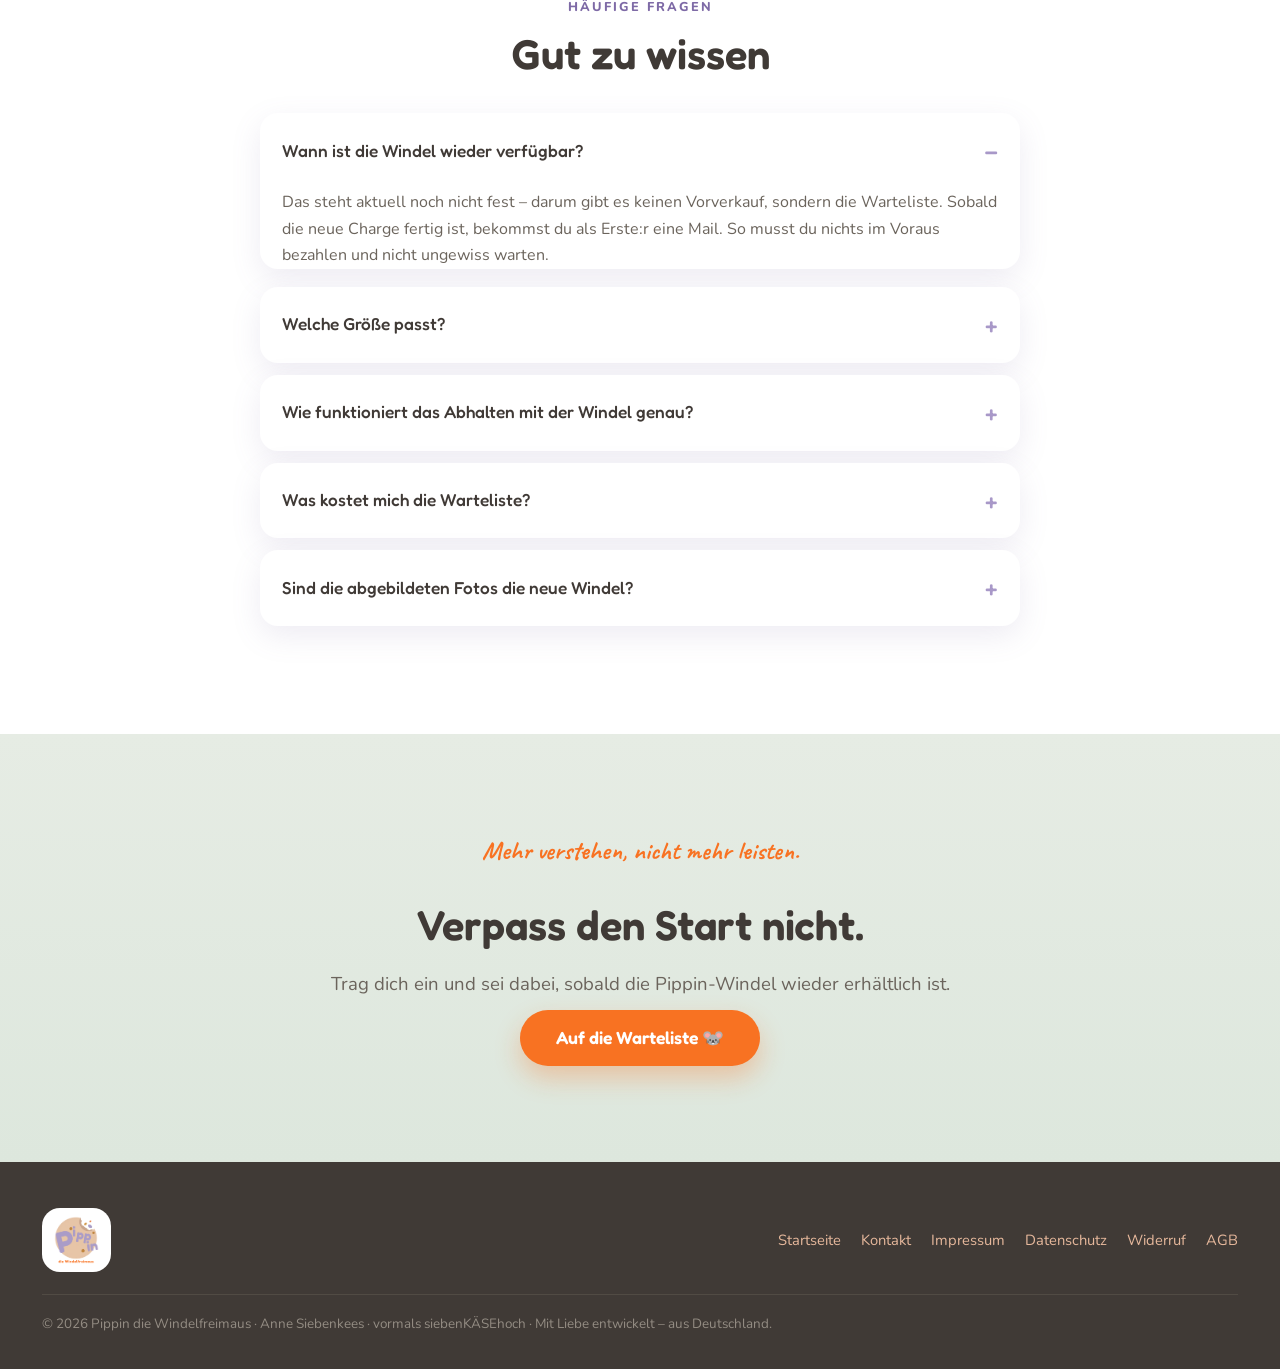
<file: windel/index.html>
<!DOCTYPE html>
<html lang="de">
<head>
<meta charset="UTF-8" />
<meta name="viewport" content="width=device-width, initial-scale=1.0" />
<title>Pippin Hybrid-Abhaltewindel – auf die Warteliste | Pippin die Windelfreimaus</title>
<meta name="description" content="Die einzige Stoffwindel aus pflegeleichtem PUL – Abhaltewindel & normale Stoffwindel in einem. Vorne aufklappbar fürs schnelle Abhalten. Trag dich in die Warteliste ein und erfahre als Erste:r, wann sie kommt." />
<link rel="preconnect" href="https://fonts.googleapis.com" />
<link rel="preconnect" href="https://fonts.gstatic.com" crossorigin />
<link href="https://fonts.googleapis.com/css2?family=Fredoka:wght@400;500;600;700&family=Nunito:wght@400;500;600;700;800&family=Caveat:wght@600;700&display=swap" rel="stylesheet" />
<style>
  :root{
    --lavender:#a898c8;--lavender-deep:#7e6aa6;--lavender-soft:#ece6f5;--lavender-mid:#cdc0e2;
    --orange:#f87222;--orange-deep:#e25c10;--beige:#e7cba6;--sand:#efede5;--cream:#f6f2ea;
    --sage:#a3b9a3;--sage-soft:#dde7dd;--mint:#e6ece4;--terra:#b86d52;--ink:#403a36;--ink-soft:#6b645c;--white:#fff;
    --radius:30px;--radius-sm:18px;--shadow:0 22px 60px rgba(126,106,166,.16);--shadow-sm:0 10px 30px rgba(126,106,166,.13);--maxw:1240px;
  }
  *{box-sizing:border-box;}html{scroll-behavior:smooth;}
  body{margin:0;font-family:'Nunito',system-ui,sans-serif;color:var(--ink);background:var(--cream);line-height:1.66;font-size:18px;-webkit-font-smoothing:antialiased;}
  h1,h2,h3,.fred{font-family:'Fredoka',sans-serif;font-weight:600;line-height:1.14;color:var(--ink);}
  h1{font-size:clamp(2.1rem,5.4vw,3.4rem);letter-spacing:-.4px;}
  h2{font-size:clamp(1.7rem,4vw,2.6rem);margin:0 0 .5em;}
  h3{font-size:clamp(1.2rem,2.4vw,1.5rem);margin:0 0 .35em;}
  p{margin:0 0 1.1em;}a{color:var(--lavender-deep);}
  .script{font-family:'Caveat',cursive;font-weight:700;color:var(--orange);}
  .wrap{max-width:var(--maxw);margin:0 auto;padding:0 22px;}
  section{padding:clamp(54px,8vw,96px) 0;position:relative;overflow:hidden;}
  .btn{display:inline-flex;align-items:center;justify-content:center;gap:.5em;background:var(--orange);color:#fff;text-decoration:none;
    font-family:'Fredoka',sans-serif;font-weight:600;font-size:1.1rem;padding:17px 36px;min-height:56px;border-radius:999px;border:none;cursor:pointer;
    box-shadow:0 12px 26px rgba(248,114,34,.32);transition:transform .15s,box-shadow .15s,background .15s;text-align:center;line-height:1.2;}
  .btn:hover{background:var(--orange-deep);transform:translateY(-2px);box-shadow:0 16px 32px rgba(248,114,34,.4);}
  .btn--block{width:100%;}
  .btn--ghost{background:#fff;color:var(--lavender-deep);box-shadow:var(--shadow-sm);border:2px solid var(--lavender-mid);}
  .btn--ghost:hover{background:var(--lavender-soft);}

  header.site{position:sticky;top:0;z-index:60;background:rgba(246,242,234,.9);backdrop-filter:blur(10px);border-bottom:1px solid rgba(168,152,200,.18);}
  .site .wrap{display:flex;align-items:center;justify-content:space-between;padding:11px 22px;gap:14px;}
  .brand img{height:60px;width:auto;display:block;}
  header .btn{padding:11px 24px;min-height:44px;font-size:1rem;}
  @media(max-width:520px){.brand img{height:48px;}header .btn{padding:10px 18px;font-size:.92rem;}}

  .ribbon{background:var(--lavender-deep);color:#f3eefb;text-align:center;font-weight:700;font-size:.92rem;padding:9px 18px;}
  .ribbon span{opacity:.85;font-weight:600;}

  .hero{background:radial-gradient(90% 80% at 88% 0%,rgba(168,152,200,.26),transparent 60%),radial-gradient(80% 70% at 0% 100%,rgba(163,185,163,.22),transparent 55%),var(--cream);}
  .hero .wrap{display:grid;grid-template-columns:1.05fr .95fr;gap:42px;align-items:center;}
  .eyebrow{display:inline-flex;align-items:center;gap:8px;background:#fff;border:1px solid rgba(168,152,200,.3);color:var(--lavender-deep);font-weight:700;font-size:.84rem;letter-spacing:.3px;padding:7px 16px;border-radius:999px;margin-bottom:20px;box-shadow:var(--shadow-sm);}
  .eyebrow .dot{width:8px;height:8px;border-radius:50%;background:var(--orange);}
  .hero h1 .hl{color:var(--lavender-deep);}
  .hero p.lead{font-size:1.2rem;color:var(--ink-soft);max-width:40ch;margin-top:16px;}
  .price{display:flex;align-items:baseline;gap:12px;margin:24px 0 4px;flex-wrap:wrap;}
  .price .big{font-family:'Fredoka';font-weight:600;font-size:2rem;color:var(--ink);}
  .price .small{font-size:.92rem;color:var(--ink-soft);}
  .price-note{font-size:.9rem;color:var(--ink-soft);margin-bottom:22px;}
  .hero-cta{display:flex;flex-wrap:wrap;gap:14px;align-items:center;}
  .trust-mini{display:flex;flex-wrap:wrap;gap:16px;margin-top:22px;}
  .trust-mini div{display:flex;align-items:center;gap:8px;font-weight:700;font-size:.9rem;color:var(--ink-soft);}
  .trust-mini svg{width:20px;height:20px;color:var(--sage);flex:none;}
  .hero-art{position:relative;display:flex;justify-content:center;}
  .hero-art .frame{background:#fff;border-radius:var(--radius);overflow:hidden;box-shadow:var(--shadow);max-width:430px;border:6px solid #fff;}
  .hero-art .frame img{width:100%;display:block;}
  .float-badge{position:absolute;background:#fff;border-radius:16px;box-shadow:var(--shadow-sm);padding:10px 15px;font-family:'Fredoka';font-weight:500;font-size:.9rem;display:flex;align-items:center;gap:8px;}
  .fb-1{top:6%;left:-3%;color:var(--lavender-deep);}
  .fb-2{bottom:7%;right:-4%;color:var(--terra);}
  @media(max-width:880px){.hero .wrap{grid-template-columns:1fr;text-align:center;}.hero p.lead,.price{margin-left:auto;margin-right:auto;justify-content:center;}.hero-cta,.trust-mini{justify-content:center;}.hero-art{order:-1;}}

  .kicker{text-transform:uppercase;letter-spacing:2px;font-size:.8rem;font-weight:800;color:var(--lavender-deep);margin-bottom:12px;}
  .center{text-align:center;}.center .lead{max-width:60ch;margin:0 auto;}
  .lead{font-size:1.16rem;color:var(--ink-soft);}
  .bg-white{background:#fff;}.bg-sand{background:var(--sand);}.bg-sage{background:linear-gradient(180deg,var(--mint),var(--sage-soft));}

  /* how it works — big image banner */
  .how-banner{max-width:880px;margin:34px auto 0;border-radius:var(--radius);overflow:hidden;box-shadow:var(--shadow);border:7px solid #fff;}
  .how-banner img{width:100%;display:block;}
  .how-banner .cap{background:var(--lavender-soft);color:var(--lavender-deep);font-size:1rem;font-weight:700;text-align:center;padding:12px;}
  .steps{display:grid;grid-template-columns:repeat(3,1fr);gap:22px;max-width:980px;margin:42px auto 0;text-align:left;}
  .step{background:var(--cream);border-radius:var(--radius-sm);padding:24px;box-shadow:var(--shadow-sm);}
  .step .n{width:42px;height:42px;border-radius:50%;background:var(--orange);color:#fff;font-family:'Fredoka';font-weight:600;font-size:1.2rem;display:flex;align-items:center;justify-content:center;margin-bottom:12px;}
  .step:nth-child(2) .n{background:var(--lavender);}.step:nth-child(3) .n{background:var(--sage);}
  .step h3{font-size:1.12rem;}.step p{margin:0;font-size:.98rem;color:var(--ink-soft);}
  @media(max-width:760px){.steps{grid-template-columns:1fr;max-width:440px;}}

  .usp{display:grid;grid-template-columns:repeat(4,1fr);gap:20px;margin-top:42px;}
  .u{background:#fff;border-radius:var(--radius-sm);padding:26px 22px;box-shadow:var(--shadow-sm);text-align:center;}
  .u .big{font-family:'Fredoka';font-weight:600;font-size:1.7rem;color:var(--orange);display:block;margin-bottom:6px;}
  .u:nth-child(2) .big{color:var(--lavender-deep);}.u:nth-child(3) .big{color:var(--sage);}.u:nth-child(4) .big{color:var(--terra);}
  .u h3{font-size:1.05rem;}.u p{font-size:.95rem;color:var(--ink-soft);margin:0;}
  @media(max-width:880px){.usp{grid-template-columns:repeat(2,1fr);}}
  @media(max-width:520px){.usp{grid-template-columns:1fr;}}

  .emo{display:grid;grid-template-columns:1.1fr .9fr;gap:46px;align-items:center;}
  .emo-img img{width:100%;border-radius:var(--radius);box-shadow:var(--shadow-sm);display:block;}
  @media(max-width:820px){.emo{grid-template-columns:1fr;}.emo-img{order:-1;}}

  /* waitlist box */
  .signup{background:radial-gradient(70% 60% at 90% 0%,rgba(168,152,200,.22),transparent 60%),linear-gradient(180deg,#fbf8f3,var(--sand));}
  .wl-grid{display:grid;grid-template-columns:1fr 1fr;gap:46px;align-items:center;max-width:1000px;margin:36px auto 0;}
  .wl-list{list-style:none;padding:0;margin:18px 0 0;display:grid;gap:13px;}
  .wl-list li{display:flex;gap:12px;align-items:flex-start;font-size:1.05rem;font-weight:600;}
  .wl-list .ic{font-size:1.35rem;flex:none;line-height:1.2;}
  .wl-list small{display:block;font-weight:500;color:var(--ink-soft);font-size:.92rem;}
  .form-card{background:#fff;border-radius:var(--radius);padding:clamp(26px,4vw,38px);box-shadow:var(--shadow);border:1px solid rgba(168,152,200,.16);}
  .form-card h3{font-size:1.45rem;margin-bottom:4px;}
  .form-card .sub{color:var(--ink-soft);margin-bottom:20px;font-size:1rem;}
  .pricetag{display:inline-flex;align-items:baseline;gap:8px;background:var(--lavender-soft);color:var(--lavender-deep);font-family:'Fredoka';font-weight:600;padding:8px 16px;border-radius:999px;margin-bottom:18px;font-size:1.05rem;}
  .pricetag small{font-weight:500;font-size:.8rem;color:var(--ink-soft);}
  .field{margin-bottom:15px;}
  .field label{display:block;font-weight:700;font-size:.9rem;margin-bottom:6px;}
  .field input{width:100%;padding:15px 17px;border-radius:14px;border:2px solid #e8e1d4;font-family:'Nunito';font-size:1rem;background:var(--cream);transition:border .15s,background .15s;}
  .field input:focus{outline:none;border-color:var(--lavender);background:#fff;}
  .privacy{font-size:.82rem;color:var(--ink-soft);margin-top:12px;text-align:center;}
  .form-success{display:none;text-align:center;padding:10px 0;}
  .form-success.show{display:block;}
  .form-success img{width:120px;margin:0 auto 8px;display:block;}
  .form-success h3{color:var(--orange);}
  @media(max-width:820px){.wl-grid{grid-template-columns:1fr;gap:30px;}}

  .faq{max-width:760px;margin:36px auto 0;}
  .faq details{background:#fff;border-radius:var(--radius-sm);box-shadow:var(--shadow-sm);margin-bottom:12px;padding:0 22px;}
  .faq summary{cursor:pointer;font-family:'Fredoka';font-weight:500;font-size:1.08rem;padding:18px 0;list-style:none;display:flex;justify-content:space-between;align-items:center;color:var(--ink);}
  .faq summary::-webkit-details-marker{display:none;}
  .faq summary::after{content:"+";font-size:1.5rem;color:var(--lavender);}
  .faq details[open] summary::after{content:"–";}
  .faq details p{margin:0 0 18px;color:var(--ink-soft);font-size:1rem;}

  footer{background:var(--ink);color:#cfc7be;padding:46px 0 34px;font-size:.92rem;}
  footer .wrap{display:flex;flex-wrap:wrap;justify-content:space-between;gap:22px;align-items:center;}
  footer img.flogo{height:64px;background:#fff;border-radius:18px;padding:8px 12px;}
  footer a{color:#e6b89c;text-decoration:none;}footer .links{display:flex;gap:20px;flex-wrap:wrap;}
  footer .copy{width:100%;border-top:1px solid #514b44;padding-top:18px;color:#938c83;font-size:.84rem;}
</style>
</head>
<body>

<header class="site">
  <div class="wrap">
    <a class="brand" href="../" aria-label="Pippin die Windelfreimaus – Startseite"><img src="../assets/logo-pippin.png" alt="Pippin die Windelfreimaus" /></a>
    <a class="btn" href="#warteliste">Auf die Warteliste</a>
  </div>
</header>

<div class="ribbon">🐭 Bald wieder erhältlich — <span>trag dich in die Warteliste ein und erfahre als Erste:r, sobald die Windel da ist</span></div>

<!-- HERO -->
<section class="hero">
  <div class="wrap">
    <div>
      <span class="eyebrow"><span class="dot"></span>Die Pippin Hybrid-Abhaltewindel</span>
      <h1>Eine Windel. <span class="hl">Zwei Wege.</span><br/>Für euren echten Alltag.</h1>
      <p class="lead">Die einzige Stoffwindel aus extrem pflegeleichtem PUL, die <strong>Abhaltewindel UND normale Stoffwindel in einem</strong> ist. Vorne aufklappen, abhalten – ohne dass alles runterfällt.</p>
      <div class="price"><span class="big">29,90 €</span><span class="small">inkl. 19 % MwSt. · zzgl. 4,90 € Versand</span></div>
      <div class="price-note">Größen: Newborn (2,5–7 kg) &amp; OneSize (4–16 kg) · derzeit nicht auf Lager</div>
      <div class="hero-cta">
        <a class="btn" href="#warteliste">Auf die Warteliste 🐭</a>
        <a class="btn btn--ghost" href="#funktion">Wie sie funktioniert</a>
      </div>
      <div class="trust-mini">
        <div><svg viewBox="0 0 24 24" fill="none" stroke="currentColor" stroke-width="2"><path d="M20 6 9 17l-5-5" stroke-linecap="round" stroke-linejoin="round"/></svg> 2-in-1: abhalten &amp; wickeln</div>
        <div><svg viewBox="0 0 24 24" fill="none" stroke="currentColor" stroke-width="2"><path d="M20 6 9 17l-5-5" stroke-linecap="round" stroke-linejoin="round"/></svg> Pflegeleichtes PUL</div>
        <div><svg viewBox="0 0 24 24" fill="none" stroke="currentColor" stroke-width="2"><path d="M20 6 9 17l-5-5" stroke-linecap="round" stroke-linejoin="round"/></svg> Aus Deutschland</div>
      </div>
    </div>
    <div class="hero-art">
      <div class="frame"><img src="../assets/windel-baby.jpg" alt="Baby trägt die Pippin Hybridwindel" /></div>
      <div class="float-badge fb-1"><span>💜</span> 2-in-1</div>
      <div class="float-badge fb-2"><span>🌿</span> von einer Windelfrei-Beraterin</div>
    </div>
  </div>
</section>

<!-- WIE FUNKTIONIERT -->
<section id="funktion" class="bg-white center">
  <div class="wrap">
    <p class="kicker">So funktioniert die Hybridwindel</p>
    <h2>Vorne auf – und du bist in Sekunden bereit</h2>
    <p class="lead">Im Alltag entscheidet oft Schnelligkeit, ob ihr den Moment „erwischt". Genau dafür ist die Pippin-Windel gemacht – in drei einfachen Schritten.</p>
    <img src="../assets/windel-offen.jpg" alt="Die Pippin Hybridwindel mit aufgeklappter Vorderklappe" style="max-width:370px;width:100%;border-radius:24px;box-shadow:0 22px 60px rgba(126,106,166,.16);margin:28px auto 12px;display:block;border:7px solid #fff;" />
    <p style="font-size:.96rem;color:var(--lavender-deep);font-weight:700;max-width:460px;margin:0 auto;">↑ Vorne aufgeklappt – genau das macht das schnelle Abhalten möglich. <span style="color:var(--ink-soft);font-weight:500;">(Abbildung Vorgängermodell)</span></p>
    <div class="steps">
      <div class="step"><div class="n">1</div><h3>Vorne aufklappen</h3><p>Die Windel bleibt am Kind, rutscht nicht runter – kein komplettes Ausziehen, kein Fummeln.</p></div>
      <div class="step"><div class="n">2</div><h3>Abhalten</h3><p>Weil nichts erst runterfällt, bist du sofort bereit, wenn das Signal kommt – der Moment ist nicht „schon vorbei".</p></div>
      <div class="step"><div class="n">3</div><h3>Oder normal wickeln</h3><p>Magst du gerade nicht abhalten? Zugeknöpft ist sie eine normale Stoffwindel. Du entscheidest spontan.</p></div>
    </div>
  </div>
</section>

<!-- USP -->
<section class="bg-sand">
  <div class="wrap center">
    <p class="kicker">Warum die Pippin-Windel anders ist</p>
    <h2>Durchdacht statt kompliziert</h2>
    <p class="lead">Statt einer riesigen Produktpalette gibt es das, was Familien wirklich brauchen – eine Windel, die in jeder Phase mitmacht.</p>
    <div class="usp">
      <div class="u"><span class="big">2&nbsp;in&nbsp;1</span><h3>Abhalten &amp; Wickeln</h3><p>Umgeknöpft Abhaltewindel, klassisch normale Stoffwindel.</p></div>
      <div class="u"><span class="big">PUL</span><h3>Extrem pflegeleicht</h3><p>Robust, schnell trocknend – für den echten Alltag.</p></div>
      <div class="u"><span class="big">1×</span><h3>Einzigartig</h3><p>Die einzige Stoffwindel dieser Art am Markt.</p></div>
      <div class="u"><span class="big">♡</span><h3>Mit Wissen entwickelt</h3><p>Von einer Windelfrei- &amp; Baby-Beraterin, aus Deutschland.</p></div>
    </div>
  </div>
</section>

<!-- EMOTIONAL -->
<section class="bg-sage">
  <div class="wrap emo">
    <div>
      <p class="kicker">Mehr als eine Windel</p>
      <h2>Damit du dein Baby verstehst – nicht managst</h2>
      <p class="lead">Windelfrei ist kein Trockenwerd-Trick und kein Supermama-Projekt. Es ist der erste liebevolle Weg, die Signale deines Kindes zu lesen. Die Pippin-Windel macht genau das im Alltag leicht – sanft, undogmatisch, in eurem Tempo.</p>
      <p class="lead" style="margin-bottom:0;">Pausen sind erlaubt. Rückschritte sind kein Scheitern, sondern Beziehung.</p>
    </div>
    <div class="emo-img"><img src="../assets/foto-mama-kind.jpg" alt="Mama mit Kindern im Alltag" /></div>
  </div>
</section>

<!-- WARTELISTE -->
<section id="warteliste" class="signup">
  <div class="wrap">
    <div class="center">
      <p class="kicker">Warteliste</p>
      <h2>Sei die Erste, die Bescheid weiß</h2>
      <p class="lead">Die Pippin-Windel ist gerade nicht auf Lager – und ich möchte dir keinen Liefertermin versprechen, den ich nicht halten kann. Trag dich ein, dann bekommst du eine Mail, <strong>sobald die Windel verfügbar ist</strong>. Ganz unverbindlich.</p>
    </div>
    <div class="wl-grid">
      <div>
        <span class="pricetag">29,90 € <small>inkl. MwSt. · zzgl. 4,90 € Versand</small></span>
        <ul class="wl-list">
          <li><span class="ic">🔔</span><div><strong>Du erfährst es zuerst</strong><small>Eine Mail, sobald die Windel wieder da ist – kein Warten auf gut Glück.</small></div></li>
          <li><span class="ic">🧷</span><div><strong>Erstzugriff auf die neue Charge</strong><small>Vor allen anderen bestellen, solange der Vorrat reicht.</small></div></li>
          <li><span class="ic">💜</span><div><strong>Unverbindlich &amp; kostenlos</strong><small>Keine Kaufverpflichtung, jederzeit abbestellbar.</small></div></li>
        </ul>
      </div>
      <div class="form-card">
        <!--
          BREVO-WARTELISTE: postet an dieselbe Brevo-Form-URL wie die Startseite,
          INTERESSE ist fest auf "Windel" gesetzt (versteckt). So landen diese
          Kontakte in „Pippin Newsletter" mit Interesse Windel.
        -->
        <iframe name="brevo_iframe_wl" style="display:none" title="brevo"></iframe>
        <form id="wl-form" action="https://2c76cb73.sibforms.com/serve/[base64]" method="POST" target="brevo_iframe_wl" novalidate>
          <h3>Auf die Warteliste 🐭</h3>
          <p class="sub">Trag dich ein – ich melde mich, sobald die Pippin-Windel da ist.</p>
          <div class="field">
            <label for="vorname">Dein Vorname</label>
            <input type="text" id="vorname" name="VORNAME" placeholder="z. B. Mama Lisa" required />
          </div>
          <div class="field">
            <label for="email">Deine E-Mail-Adresse</label>
            <input type="email" id="email" name="EMAIL" placeholder="du@beispiel.de" required />
          </div>
          <input type="hidden" name="INTERESSE" value="Windel" />
          <input type="text" name="email_address_check" value="" style="position:absolute;left:-9999px" tabindex="-1" autocomplete="off" aria-hidden="true" />
          <input type="hidden" name="locale" value="de" />
          <button type="submit" class="btn btn--block">Benachrichtige mich</button>
          <p class="privacy">Kein Spam – nur eine Nachricht, sobald die Windel verfügbar ist. Mehr in der <a href="../datenschutz.html">Datenschutzerklärung</a>.</p>
        </form>
        <div class="form-success" id="wl-success" role="status" aria-live="polite">
          <img src="../assets/pippin-front.png" alt="Pippin freut sich" />
          <h3>Du bist auf der Warteliste! 💜</h3>
          <p>Sobald die Pippin-Windel wieder da ist, bekommst du als Erste:r eine Mail von mir. Schau gern auch kurz in deinen Spam-Ordner.</p>
        </div>
      </div>
    </div>
  </div>
</section>

<!-- FAQ -->
<section class="bg-white">
  <div class="wrap center">
    <p class="kicker">Häufige Fragen</p>
    <h2>Gut zu wissen</h2>
    <div class="faq" style="text-align:left;">
      <details open><summary>Wann ist die Windel wieder verfügbar?</summary><p>Das steht aktuell noch nicht fest – darum gibt es keinen Vorverkauf, sondern die Warteliste. Sobald die neue Charge fertig ist, bekommst du als Erste:r eine Mail. So musst du nichts im Voraus bezahlen und nicht ungewiss warten.</p></details>
      <details><summary>Welche Größe passt?</summary><p><strong>Newborn</strong> ist für ca. 2,5–7 kg, <strong>OneSize</strong> wächst mit von ca. 4–16 kg. Ab ~4 kg ist OneSize die flexibelste Wahl.</p></details>
      <details><summary>Wie funktioniert das Abhalten mit der Windel genau?</summary><p>Du klappst die Windel vorne auf – sie bleibt dabei am Kind und rutscht nicht herunter. So bist du in Sekunden bereit, über Töpfchen, Toilette oder Waschbecken abzuhalten. Zugeknöpft ist sie eine ganz normale Stoffwindel.</p></details>
      <details><summary>Was kostet mich die Warteliste?</summary><p>Nichts. Sie ist unverbindlich und kostenlos – du gehst keine Kaufverpflichtung ein und kannst dich jederzeit wieder abmelden. Die Windel wird voraussichtlich 29,90 € (inkl. MwSt., zzgl. 4,90 € Versand) kosten.</p></details>
      <details><summary>Sind die abgebildeten Fotos die neue Windel?</summary><p>Die Fotos zeigen das Vorgängermodell aus der gleichen Hybrid-Reihe – die Funktion ist identisch. Das neue Pippin-Design folgt; sobald es da ist, siehst du es hier zuerst.</p></details>
    </div>
  </div>
</section>

<!-- FINAL CTA -->
<section class="bg-sage center">
  <div class="wrap">
    <p class="script" style="font-size:1.6rem;">Mehr verstehen, nicht mehr leisten.</p>
    <h2>Verpass den Start nicht.</h2>
    <p class="lead">Trag dich ein und sei dabei, sobald die Pippin-Windel wieder erhältlich ist.</p>
    <a class="btn" style="margin-top:10px;" href="#warteliste">Auf die Warteliste 🐭</a>
  </div>
</section>

<footer>
  <div class="wrap">
    <a class="brand" href="../"><img class="flogo" src="../assets/logo-pippin.png" alt="Pippin die Windelfreimaus" /></a>
    <div class="links">
      <a href="../">Startseite</a>
      <a href="mailto:info@pippin-welt.de">Kontakt</a>
      <a href="../impressum.html">Impressum</a>
      <a href="../datenschutz.html">Datenschutz</a>
      <a href="../widerruf.html">Widerruf</a>
      <a href="../agb.html">AGB</a>
    </div>
    <div class="copy">© <span id="year"></span> Pippin die Windelfreimaus · Anne Siebenkees · vormals siebenKÄSEhoch · Mit Liebe entwickelt – aus Deutschland.</div>
  </div>
</footer>

<script>
  document.getElementById('year').textContent=new Date().getFullYear();
  // Warteliste → Brevo (Demo bis Brevo-URL aktiv; hier ist sie schon gesetzt)
  var f=document.getElementById('wl-form');
  f.addEventListener('submit',function(ev){
    var e=document.getElementById('email'), n=document.getElementById('vorname');
    if(!n.value.trim()){ev.preventDefault();n.focus();return;}
    if(!e.checkValidity()){ev.preventDefault();e.focus();return;}
    var action=f.getAttribute('action')||'';
    if(action.indexOf('HIER_')!==-1){ev.preventDefault();} // Platzhalter → Demo
    f.style.display='none';
    document.getElementById('wl-success').classList.add('show');
    document.getElementById('wl-success').scrollIntoView({behavior:'smooth',block:'center'});
  });
</script>
</body>
</html>
</file>
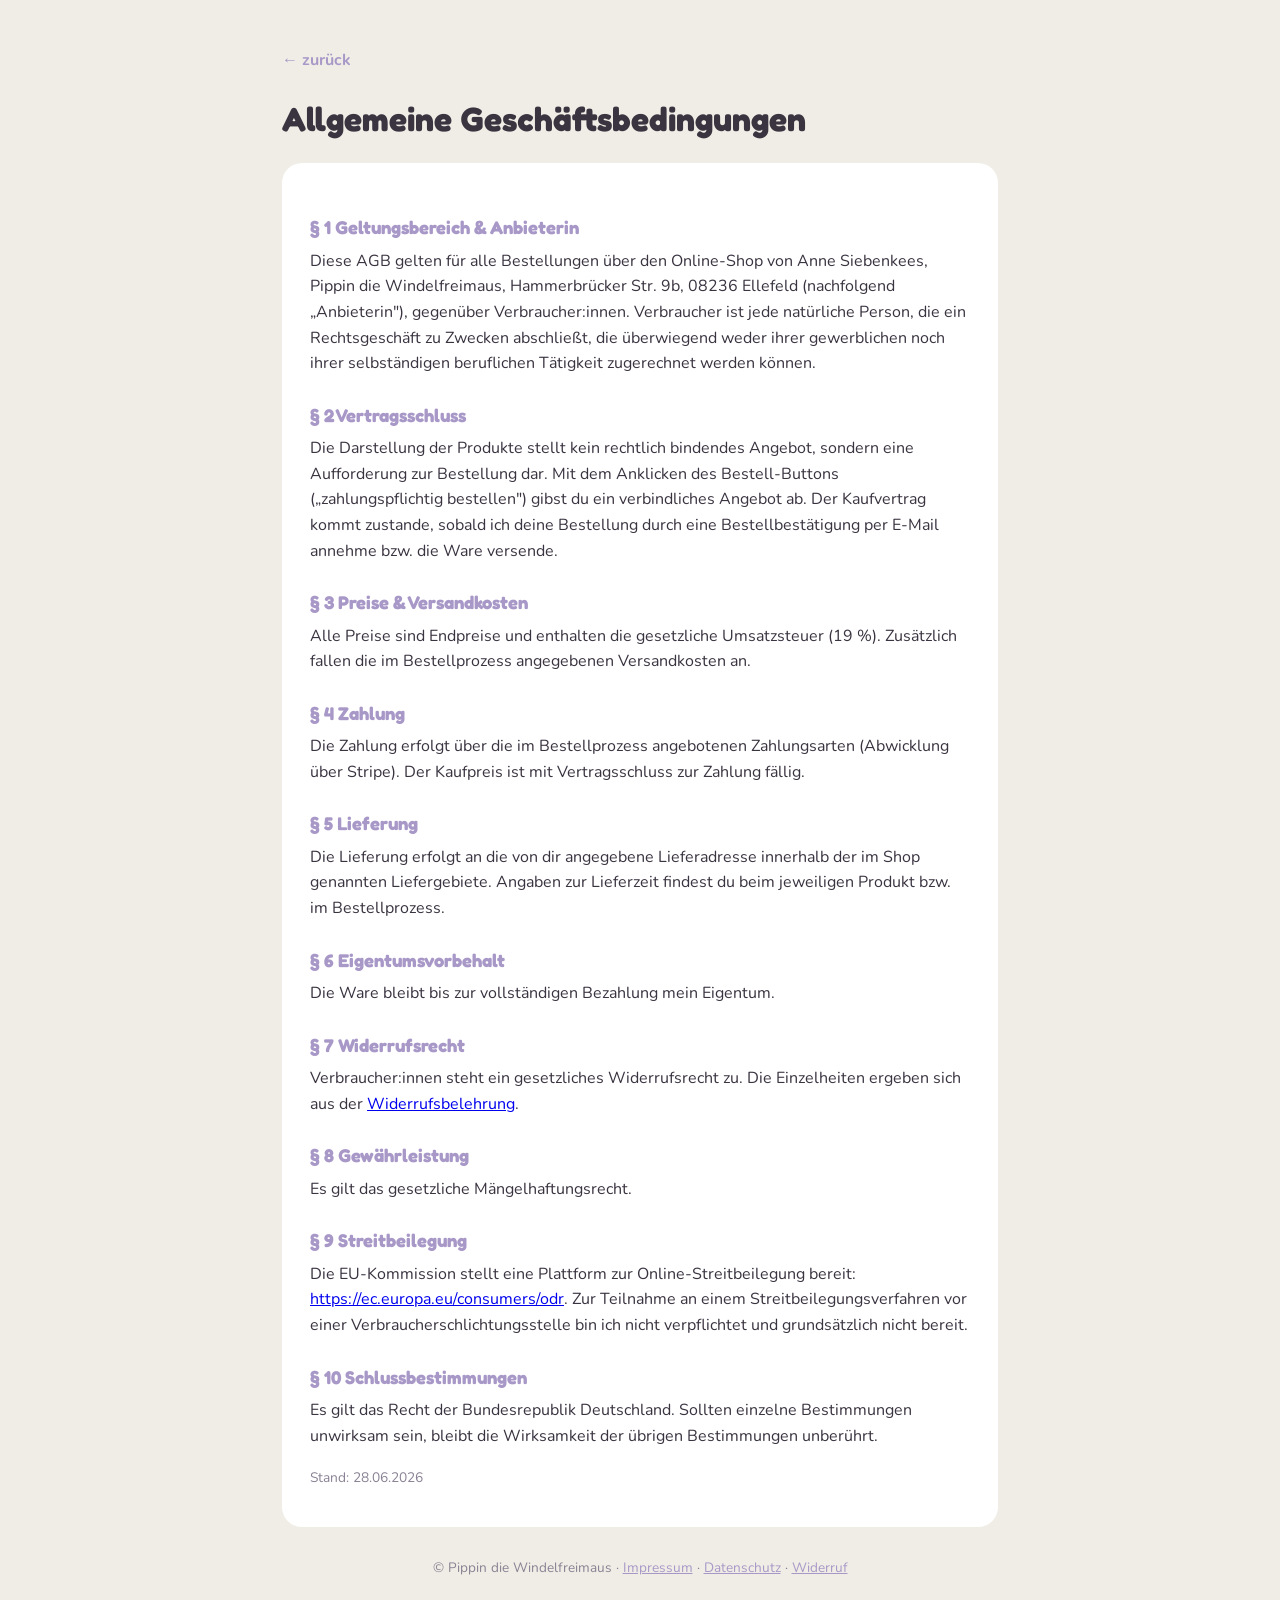
<file: agb.html>
<!DOCTYPE html><html lang="de"><head>
<meta charset="UTF-8"><meta name="viewport" content="width=device-width, initial-scale=1">
<title>AGB · Pippin die Windelfreimaus</title>
<!-- ⚠️ ANNE: Entwurf/Muster — [Klammern] füllen und VOR dem echten Verkauf rechtlich prüfen lassen (eRecht24 / Händlerbund / Anwalt). Greift erst beim echten Verkauf (aktuell nur Warteliste). -->
<link href="https://fonts.googleapis.com/css2?family=Fredoka:wght@500;600&family=Nunito:wght@400;600;700&display=swap" rel="stylesheet">
<style>
  :root{--offwhite:#efede5;--lav:#a898c8;--orange:#f87222;--ink:#3a3340}
  *{box-sizing:border-box}
  body{margin:0;background:var(--offwhite);color:var(--ink);font-family:"Nunito",sans-serif;line-height:1.6}
  .wrap{max-width:760px;margin:0 auto;padding:48px 22px 80px}
  a.back{color:var(--lav);text-decoration:none;font-weight:700}
  h1{font-family:"Fredoka",sans-serif;font-size:2.1rem;margin:18px 0 6px}
  h2{font-family:"Fredoka",sans-serif;font-size:1.15rem;margin:24px 0 6px;color:var(--lav)}
  .card{background:#fff;border-radius:20px;padding:26px 28px;margin-top:18px}
  .card p{margin:6px 0 12px}
  footer{text-align:center;color:#8a8294;font-size:.85rem;padding:30px}
  footer a{color:var(--lav)}
</style></head>
<body><div class="wrap">
  <a class="back" href="index.html">← zurück</a>
  <h1>Allgemeine Geschäftsbedingungen</h1>
  <div class="card">
    <h2>§ 1 Geltungsbereich &amp; Anbieterin</h2>
    <p>Diese AGB gelten für alle Bestellungen über den Online-Shop von Anne Siebenkees, Pippin die Windelfreimaus, Hammerbrücker Str. 9b, 08236 Ellefeld (nachfolgend „Anbieterin"), gegenüber Verbraucher:innen. Verbraucher ist jede natürliche Person, die ein Rechtsgeschäft zu Zwecken abschließt, die überwiegend weder ihrer gewerblichen noch ihrer selbständigen beruflichen Tätigkeit zugerechnet werden können.</p>

    <h2>§ 2 Vertragsschluss</h2>
    <p>Die Darstellung der Produkte stellt kein rechtlich bindendes Angebot, sondern eine Aufforderung zur Bestellung dar. Mit dem Anklicken des Bestell-Buttons („zahlungspflichtig bestellen") gibst du ein verbindliches Angebot ab. Der Kaufvertrag kommt zustande, sobald ich deine Bestellung durch eine Bestellbestätigung per E-Mail annehme bzw. die Ware versende.</p>

    <h2>§ 3 Preise &amp; Versandkosten</h2>
    <p>Alle Preise sind Endpreise und enthalten die gesetzliche Umsatzsteuer (19 %). Zusätzlich fallen die im Bestellprozess angegebenen Versandkosten an.</p>

    <h2>§ 4 Zahlung</h2>
    <p>Die Zahlung erfolgt über die im Bestellprozess angebotenen Zahlungsarten (Abwicklung über Stripe). Der Kaufpreis ist mit Vertragsschluss zur Zahlung fällig.</p>

    <h2>§ 5 Lieferung</h2>
    <p>Die Lieferung erfolgt an die von dir angegebene Lieferadresse innerhalb der im Shop genannten Liefergebiete. Angaben zur Lieferzeit findest du beim jeweiligen Produkt bzw. im Bestellprozess.</p>

    <h2>§ 6 Eigentumsvorbehalt</h2>
    <p>Die Ware bleibt bis zur vollständigen Bezahlung mein Eigentum.</p>

    <h2>§ 7 Widerrufsrecht</h2>
    <p>Verbraucher:innen steht ein gesetzliches Widerrufsrecht zu. Die Einzelheiten ergeben sich aus der <a href="widerruf.html">Widerrufsbelehrung</a>.</p>

    <h2>§ 8 Gewährleistung</h2>
    <p>Es gilt das gesetzliche Mängelhaftungsrecht.</p>

    <h2>§ 9 Streitbeilegung</h2>
    <p>Die EU-Kommission stellt eine Plattform zur Online-Streitbeilegung bereit: <a href="https://ec.europa.eu/consumers/odr" target="_blank" rel="noopener">https://ec.europa.eu/consumers/odr</a>. Zur Teilnahme an einem Streitbeilegungsverfahren vor einer Verbraucherschlichtungsstelle bin ich nicht verpflichtet und grundsätzlich nicht bereit.</p>

    <h2>§ 10 Schlussbestimmungen</h2>
    <p>Es gilt das Recht der Bundesrepublik Deutschland. Sollten einzelne Bestimmungen unwirksam sein, bleibt die Wirksamkeit der übrigen Bestimmungen unberührt.</p>

    <p style="font-size:.86rem;color:#8a8294;margin-top:18px">Stand: 28.06.2026</p>
  </div>
  <footer>© Pippin die Windelfreimaus · <a href="impressum.html">Impressum</a> · <a href="datenschutz.html">Datenschutz</a> · <a href="widerruf.html">Widerruf</a></footer>
</div></body></html>
</file>
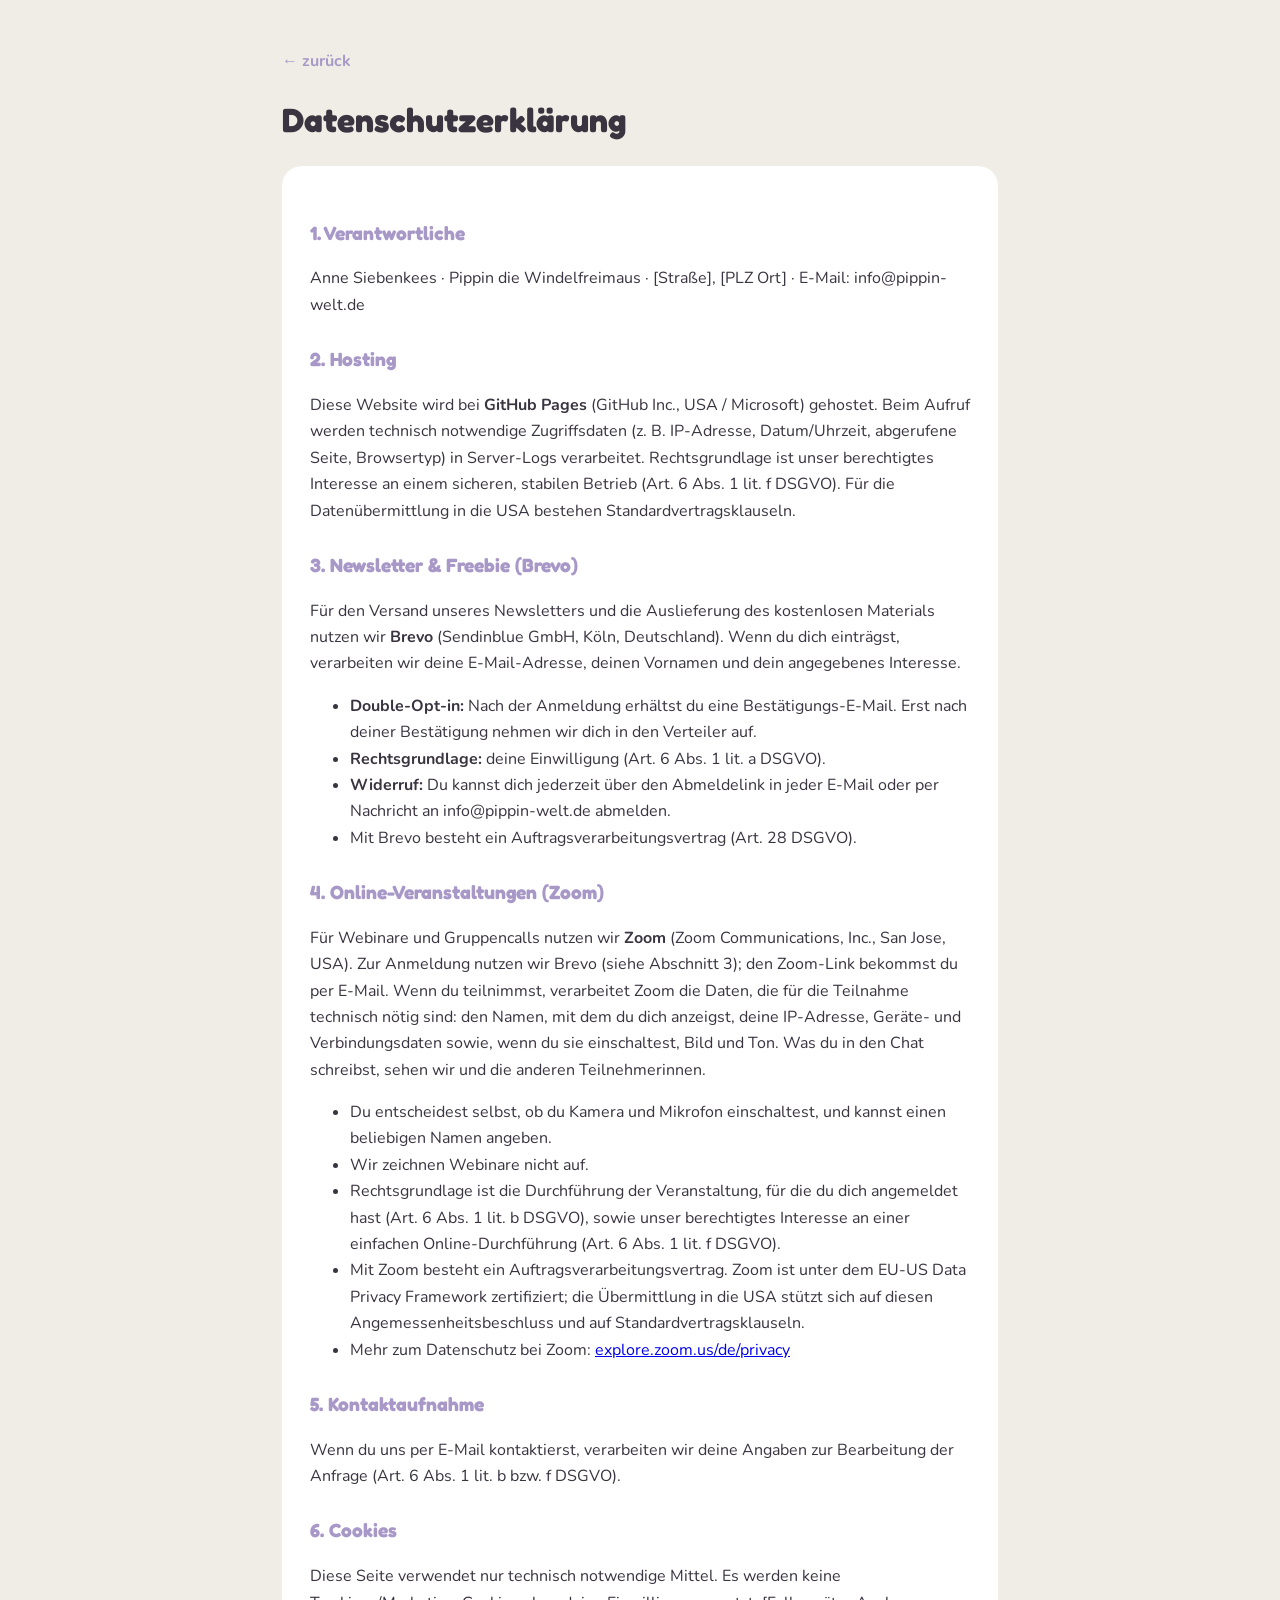
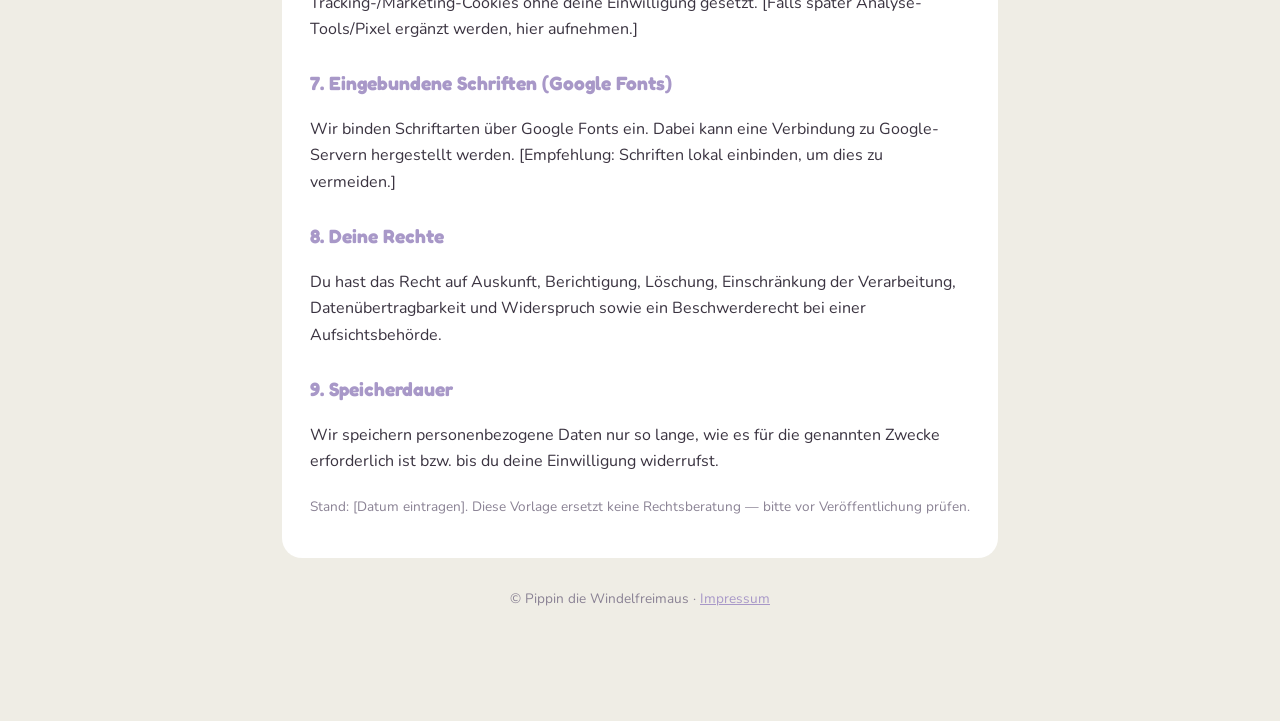
<file: datenschutz.html>
<!DOCTYPE html><html lang="de"><head>
<meta charset="UTF-8"><meta name="viewport" content="width=device-width, initial-scale=1">
<title>Datenschutz · Pippin die Windelfreimaus</title>
<!-- ⚠️ ANNE: [eckige Klammern] füllen (Adresse). Diese Vorlage deckt Hosting (GitHub Pages), Newsletter (Brevo/Double-Opt-in) & Server-Logs ab. Vor Live rechtlich gegenprüfen (z. B. eRecht24-Generator) + in Brevo den AV-Vertrag abschließen. -->
<link href="https://fonts.googleapis.com/css2?family=Fredoka:wght@500;600&family=Nunito:wght@400;600;700&display=swap" rel="stylesheet">
<style>
  :root{--offwhite:#efede5;--lav:#a898c8;--orange:#f87222;--ink:#3a3340}
  *{box-sizing:border-box}
  body{margin:0;background:var(--offwhite);color:var(--ink);font-family:"Nunito",sans-serif;line-height:1.65}
  .wrap{max-width:760px;margin:0 auto;padding:48px 22px 80px}
  a.back{color:var(--lav);text-decoration:none;font-weight:700}
  h1{font-family:"Fredoka",sans-serif;font-size:2.1rem;margin:18px 0 6px}
  h2{font-family:"Fredoka",sans-serif;font-size:1.2rem;margin:26px 0 6px;color:var(--lav)}
  .card{background:#fff;border-radius:20px;padding:26px 28px;margin-top:18px}
  p,li{font-size:1rem}
  footer{text-align:center;color:#8a8294;font-size:.85rem;padding:30px}
  footer a{color:var(--lav)}
</style></head>
<body><div class="wrap">
  <a class="back" href="index.html">← zurück</a>
  <h1>Datenschutzerklärung</h1>
  <div class="card">
    <h2>1. Verantwortliche</h2>
    <p>Anne Siebenkees · Pippin die Windelfreimaus · [Straße], [PLZ Ort] · E-Mail: info@pippin-welt.de</p>

    <h2>2. Hosting</h2>
    <p>Diese Website wird bei <strong>GitHub Pages</strong> (GitHub Inc., USA / Microsoft) gehostet. Beim Aufruf werden technisch notwendige Zugriffsdaten (z. B. IP-Adresse, Datum/Uhrzeit, abgerufene Seite, Browsertyp) in Server-Logs verarbeitet. Rechtsgrundlage ist unser berechtigtes Interesse an einem sicheren, stabilen Betrieb (Art. 6 Abs. 1 lit. f DSGVO). Für die Datenübermittlung in die USA bestehen Standardvertragsklauseln.</p>

    <h2>3. Newsletter &amp; Freebie (Brevo)</h2>
    <p>Für den Versand unseres Newsletters und die Auslieferung des kostenlosen Materials nutzen wir <strong>Brevo</strong> (Sendinblue GmbH, Köln, Deutschland). Wenn du dich einträgst, verarbeiten wir deine E-Mail-Adresse, deinen Vornamen und dein angegebenes Interesse.</p>
    <ul>
      <li><strong>Double-Opt-in:</strong> Nach der Anmeldung erhältst du eine Bestätigungs-E-Mail. Erst nach deiner Bestätigung nehmen wir dich in den Verteiler auf.</li>
      <li><strong>Rechtsgrundlage:</strong> deine Einwilligung (Art. 6 Abs. 1 lit. a DSGVO).</li>
      <li><strong>Widerruf:</strong> Du kannst dich jederzeit über den Abmeldelink in jeder E-Mail oder per Nachricht an info@pippin-welt.de abmelden.</li>
      <li>Mit Brevo besteht ein Auftragsverarbeitungsvertrag (Art. 28 DSGVO).</li>
    </ul>

    <h2>4. Online-Veranstaltungen (Zoom)</h2>
    <p>Für Webinare und Gruppencalls nutzen wir <strong>Zoom</strong> (Zoom Communications, Inc., San Jose, USA). Zur Anmeldung nutzen wir Brevo (siehe Abschnitt 3); den Zoom-Link bekommst du per E-Mail. Wenn du teilnimmst, verarbeitet Zoom die Daten, die für die Teilnahme technisch nötig sind: den Namen, mit dem du dich anzeigst, deine IP-Adresse, Geräte- und Verbindungsdaten sowie, wenn du sie einschaltest, Bild und Ton. Was du in den Chat schreibst, sehen wir und die anderen Teilnehmerinnen.</p>
    <ul>
      <li>Du entscheidest selbst, ob du Kamera und Mikrofon einschaltest, und kannst einen beliebigen Namen angeben.</li>
      <li>Wir zeichnen Webinare nicht auf.</li>
      <li>Rechtsgrundlage ist die Durchführung der Veranstaltung, für die du dich angemeldet hast (Art. 6 Abs. 1 lit. b DSGVO), sowie unser berechtigtes Interesse an einer einfachen Online-Durchführung (Art. 6 Abs. 1 lit. f DSGVO).</li>
      <li>Mit Zoom besteht ein Auftragsverarbeitungsvertrag. Zoom ist unter dem EU-US Data Privacy Framework zertifiziert; die Übermittlung in die USA stützt sich auf diesen Angemessenheitsbeschluss und auf Standardvertragsklauseln.</li>
      <li>Mehr zum Datenschutz bei Zoom: <a href="https://explore.zoom.us/de/privacy/" rel="noopener">explore.zoom.us/de/privacy</a></li>
    </ul>

    <h2>5. Kontaktaufnahme</h2>
    <p>Wenn du uns per E-Mail kontaktierst, verarbeiten wir deine Angaben zur Bearbeitung der Anfrage (Art. 6 Abs. 1 lit. b bzw. f DSGVO).</p>

    <h2>6. Cookies</h2>
    <p>Diese Seite verwendet nur technisch notwendige Mittel. Es werden keine Tracking-/Marketing-Cookies ohne deine Einwilligung gesetzt. [Falls später Analyse-Tools/Pixel ergänzt werden, hier aufnehmen.]</p>

    <h2>7. Eingebundene Schriften (Google Fonts)</h2>
    <p>Wir binden Schriftarten über Google Fonts ein. Dabei kann eine Verbindung zu Google-Servern hergestellt werden. [Empfehlung: Schriften lokal einbinden, um dies zu vermeiden.]</p>

    <h2>8. Deine Rechte</h2>
    <p>Du hast das Recht auf Auskunft, Berichtigung, Löschung, Einschränkung der Verarbeitung, Datenübertragbarkeit und Widerspruch sowie ein Beschwerderecht bei einer Aufsichtsbehörde.</p>

    <h2>9. Speicherdauer</h2>
    <p>Wir speichern personenbezogene Daten nur so lange, wie es für die genannten Zwecke erforderlich ist bzw. bis du deine Einwilligung widerrufst.</p>

    <p style="margin-top:22px;color:#8a8294;font-size:.85rem">Stand: [Datum eintragen]. Diese Vorlage ersetzt keine Rechtsberatung — bitte vor Veröffentlichung prüfen.</p>
  </div>
  <footer>© Pippin die Windelfreimaus · <a href="impressum.html">Impressum</a></footer>
</div></body></html>
</file>
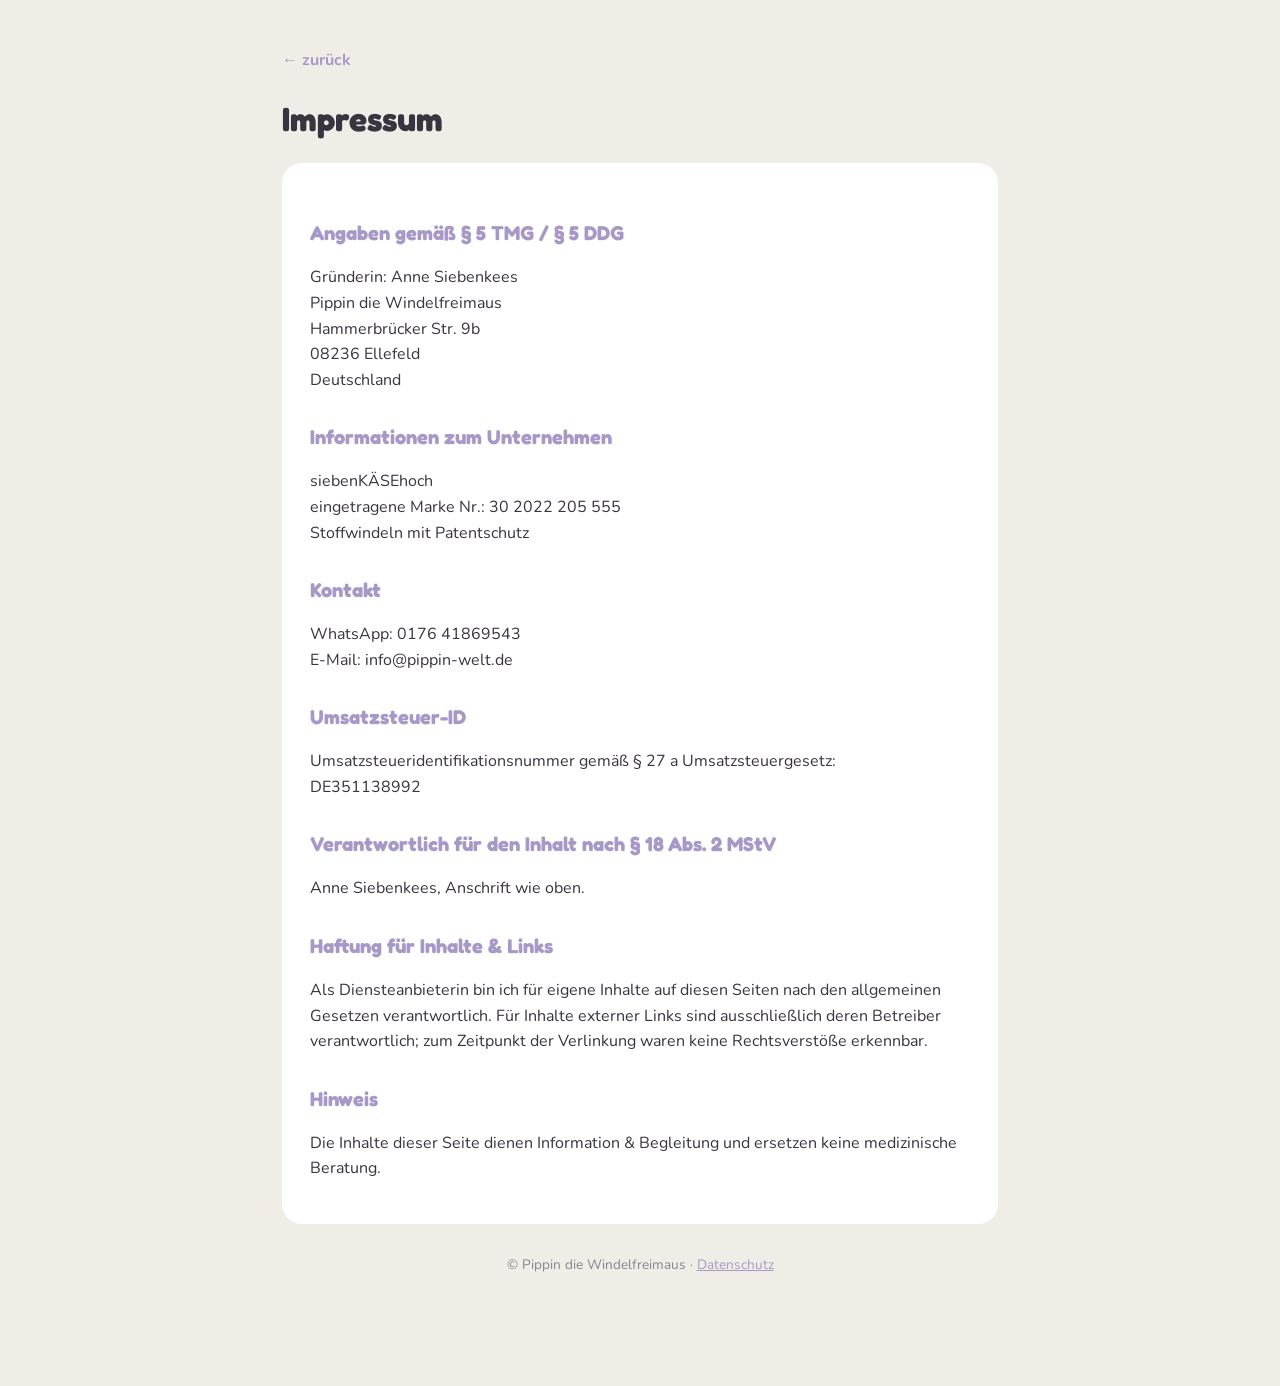
<file: impressum.html>
<!DOCTYPE html><html lang="de"><head>
<meta charset="UTF-8"><meta name="viewport" content="width=device-width, initial-scale=1">
<title>Impressum · Pippin die Windelfreimaus</title>
<!-- Daten von Anne 28.06.2026 eingesetzt. Empfehlung: einmal über eRecht24/IHK gegenchecken. -->
<link href="https://fonts.googleapis.com/css2?family=Fredoka:wght@500;600&family=Nunito:wght@400;600;700&display=swap" rel="stylesheet">
<style>
  :root{--offwhite:#efede5;--lav:#a898c8;--orange:#f87222;--ink:#3a3340}
  *{box-sizing:border-box}
  body{margin:0;background:var(--offwhite);color:var(--ink);font-family:"Nunito",sans-serif;line-height:1.6}
  .wrap{max-width:760px;margin:0 auto;padding:48px 22px 80px}
  a.back{color:var(--lav);text-decoration:none;font-weight:700}
  h1{font-family:"Fredoka",sans-serif;font-size:2.1rem;margin:18px 0 6px}
  h2{font-family:"Fredoka",sans-serif;font-size:1.25rem;margin:28px 0 6px;color:var(--lav)}
  .card{background:#fff;border-radius:20px;padding:26px 28px;margin-top:18px}
  footer{text-align:center;color:#8a8294;font-size:.85rem;padding:30px}
  footer a{color:var(--lav)}
</style></head>
<body><div class="wrap">
  <a class="back" href="index.html">← zurück</a>
  <h1>Impressum</h1>
  <div class="card">
    <h2>Angaben gemäß § 5 TMG / § 5 DDG</h2>
    <p>
      Gründerin: Anne Siebenkees<br>
      Pippin die Windelfreimaus<br>
      Hammerbrücker Str. 9b<br>
      08236 Ellefeld<br>
      Deutschland
    </p>
    <h2>Informationen zum Unternehmen</h2>
    <p>
      siebenKÄSEhoch<br>
      eingetragene Marke Nr.: 30 2022 205 555<br>
      Stoffwindeln mit Patentschutz
    </p>
    <h2>Kontakt</h2>
    <p>
      WhatsApp: 0176 41869543<br>
      E-Mail: info@pippin-welt.de
    </p>
    <h2>Umsatzsteuer-ID</h2>
    <p>Umsatzsteueridentifikationsnummer gemäß § 27 a Umsatzsteuergesetz:<br>DE351138992</p>
    <h2>Verantwortlich für den Inhalt nach § 18 Abs. 2 MStV</h2>
    <p>Anne Siebenkees, Anschrift wie oben.</p>
    <h2>Haftung für Inhalte &amp; Links</h2>
    <p>Als Diensteanbieterin bin ich für eigene Inhalte auf diesen Seiten nach den allgemeinen Gesetzen verantwortlich. Für Inhalte externer Links sind ausschließlich deren Betreiber verantwortlich; zum Zeitpunkt der Verlinkung waren keine Rechtsverstöße erkennbar.</p>
    <h2>Hinweis</h2>
    <p>Die Inhalte dieser Seite dienen Information &amp; Begleitung und ersetzen keine medizinische Beratung.</p>
  </div>
  <footer>© Pippin die Windelfreimaus · <a href="datenschutz.html">Datenschutz</a></footer>
</div></body></html>
</file>
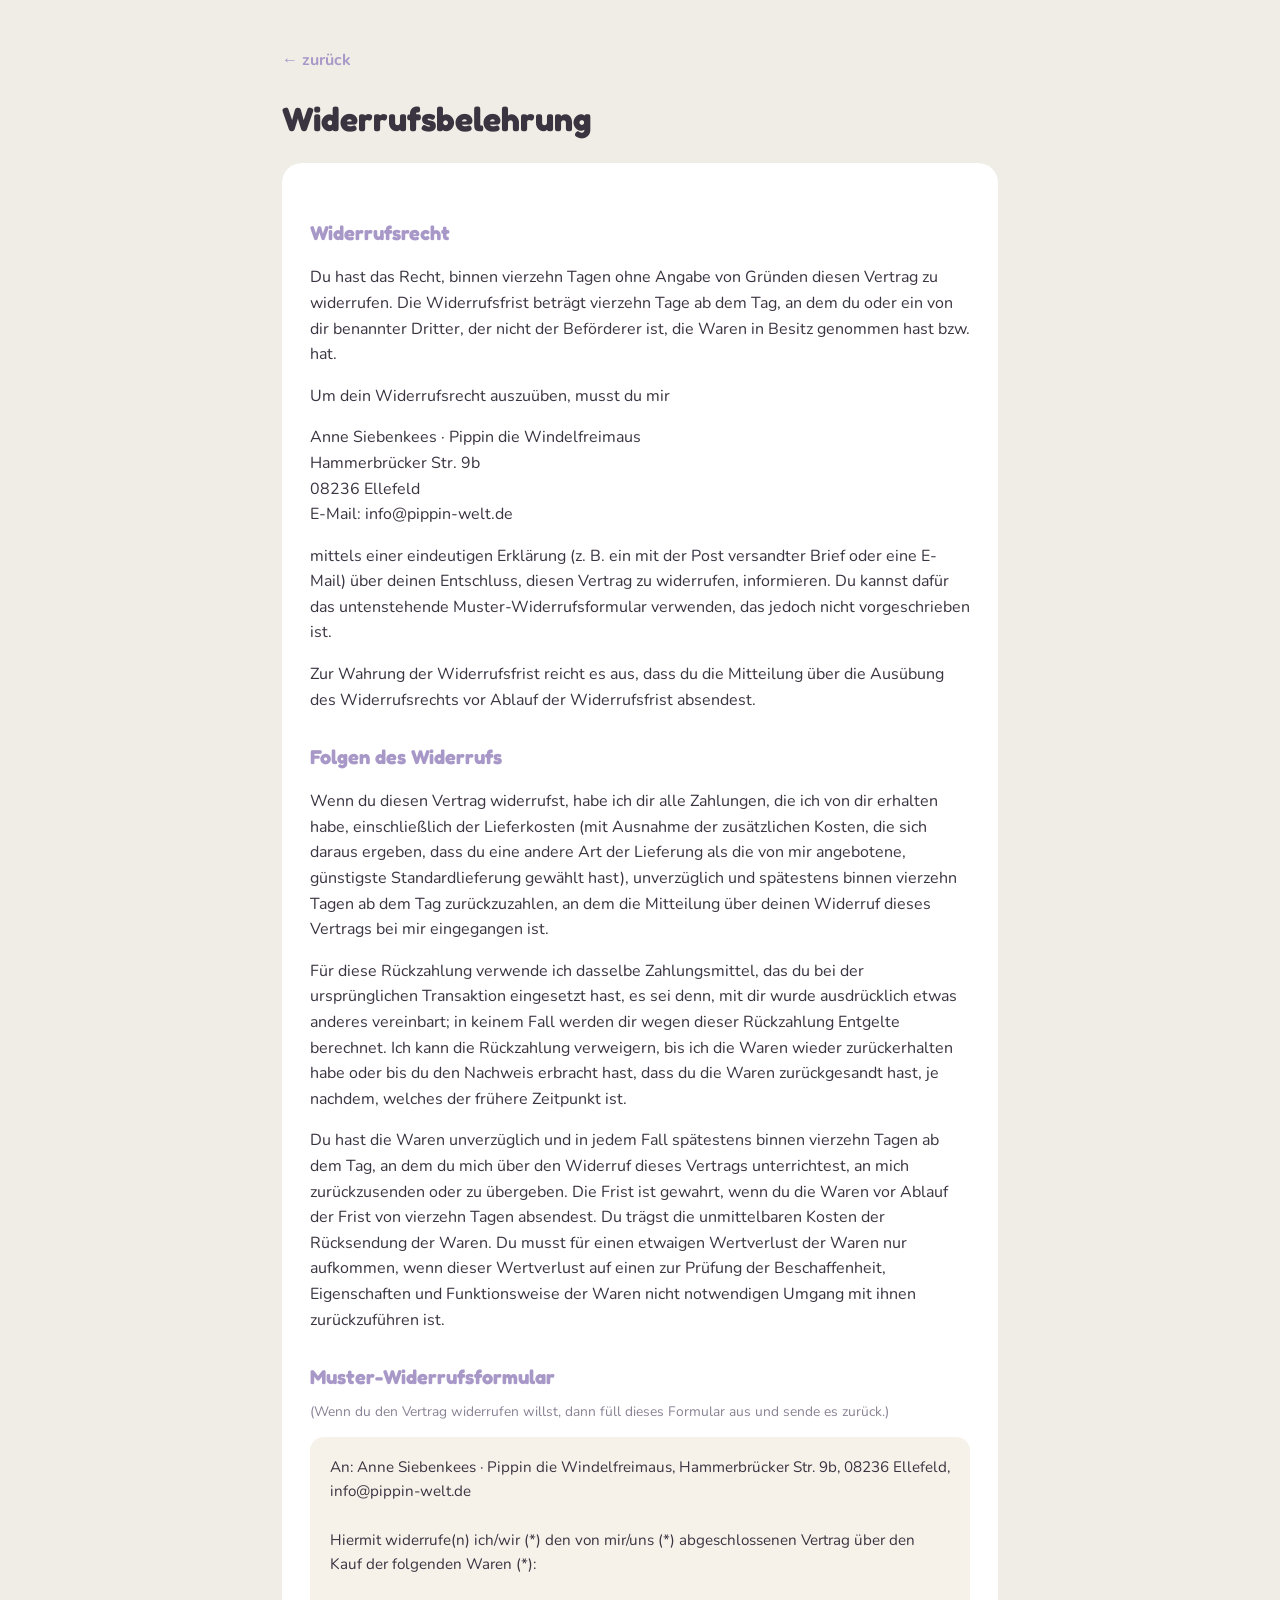
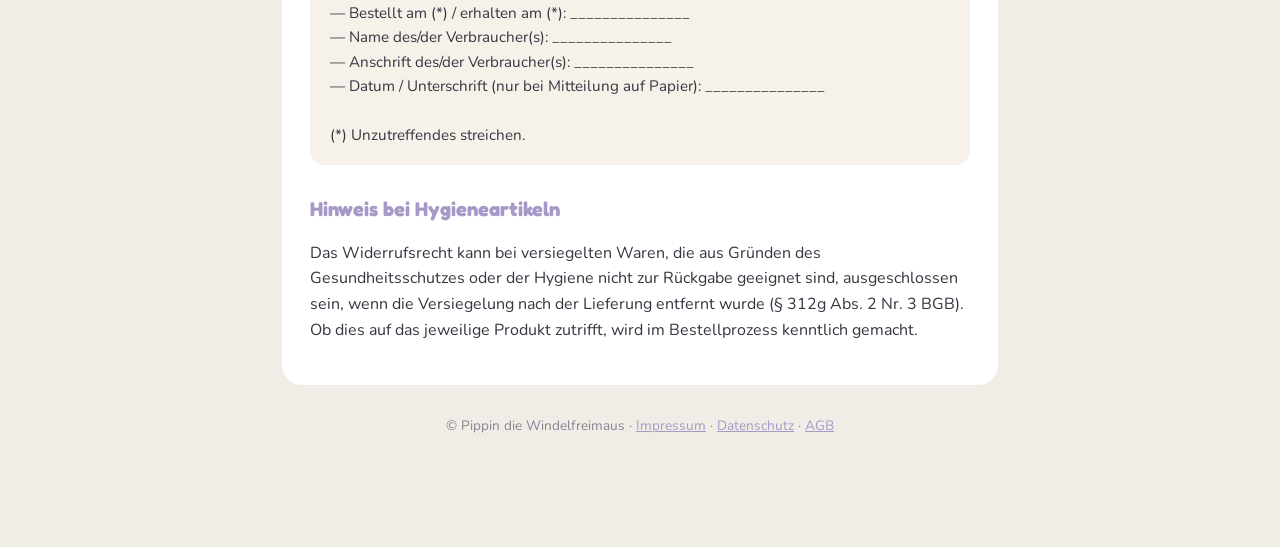
<file: widerruf.html>
<!DOCTYPE html><html lang="de"><head>
<meta charset="UTF-8"><meta name="viewport" content="width=device-width, initial-scale=1">
<title>Widerrufsbelehrung · Pippin die Windelfreimaus</title>
<!-- ⚠️ ANNE: [eckige Klammern] mit echten Daten füllen (Adresse). Dies ist ein Entwurf/Muster — VOR dem echten Verkauf rechtlich prüfen lassen (eRecht24, Händlerbund o. Anwalt). Greift erst, wenn die Windel wirklich verkauft wird (aktuell nur Warteliste). -->
<link href="https://fonts.googleapis.com/css2?family=Fredoka:wght@500;600&family=Nunito:wght@400;600;700&display=swap" rel="stylesheet">
<style>
  :root{--offwhite:#efede5;--lav:#a898c8;--orange:#f87222;--ink:#3a3340}
  *{box-sizing:border-box}
  body{margin:0;background:var(--offwhite);color:var(--ink);font-family:"Nunito",sans-serif;line-height:1.6}
  .wrap{max-width:760px;margin:0 auto;padding:48px 22px 80px}
  a.back{color:var(--lav);text-decoration:none;font-weight:700}
  h1{font-family:"Fredoka",sans-serif;font-size:2.1rem;margin:18px 0 6px}
  h2{font-family:"Fredoka",sans-serif;font-size:1.25rem;margin:28px 0 6px;color:var(--lav)}
  .card{background:#fff;border-radius:20px;padding:26px 28px;margin-top:18px}
  .muster{background:#f6f2ea;border-radius:14px;padding:18px 20px;margin-top:14px;font-size:.95rem}
  .note{font-size:.86rem;color:#8a8294;margin-top:8px}
  footer{text-align:center;color:#8a8294;font-size:.85rem;padding:30px}
  footer a{color:var(--lav)}
</style></head>
<body><div class="wrap">
  <a class="back" href="index.html">← zurück</a>
  <h1>Widerrufsbelehrung</h1>
  <div class="card">
    <h2>Widerrufsrecht</h2>
    <p>Du hast das Recht, binnen vierzehn Tagen ohne Angabe von Gründen diesen Vertrag zu widerrufen. Die Widerrufsfrist beträgt vierzehn Tage ab dem Tag, an dem du oder ein von dir benannter Dritter, der nicht der Beförderer ist, die Waren in Besitz genommen hast bzw. hat.</p>
    <p>Um dein Widerrufsrecht auszuüben, musst du mir</p>
    <p>
      Anne Siebenkees · Pippin die Windelfreimaus<br>
      Hammerbrücker Str. 9b<br>
      08236 Ellefeld<br>
      E-Mail: info@pippin-welt.de
    </p>
    <p>mittels einer eindeutigen Erklärung (z. B. ein mit der Post versandter Brief oder eine E-Mail) über deinen Entschluss, diesen Vertrag zu widerrufen, informieren. Du kannst dafür das untenstehende Muster-Widerrufsformular verwenden, das jedoch nicht vorgeschrieben ist.</p>
    <p>Zur Wahrung der Widerrufsfrist reicht es aus, dass du die Mitteilung über die Ausübung des Widerrufsrechts vor Ablauf der Widerrufsfrist absendest.</p>

    <h2>Folgen des Widerrufs</h2>
    <p>Wenn du diesen Vertrag widerrufst, habe ich dir alle Zahlungen, die ich von dir erhalten habe, einschließlich der Lieferkosten (mit Ausnahme der zusätzlichen Kosten, die sich daraus ergeben, dass du eine andere Art der Lieferung als die von mir angebotene, günstigste Standardlieferung gewählt hast), unverzüglich und spätestens binnen vierzehn Tagen ab dem Tag zurückzuzahlen, an dem die Mitteilung über deinen Widerruf dieses Vertrags bei mir eingegangen ist.</p>
    <p>Für diese Rückzahlung verwende ich dasselbe Zahlungsmittel, das du bei der ursprünglichen Transaktion eingesetzt hast, es sei denn, mit dir wurde ausdrücklich etwas anderes vereinbart; in keinem Fall werden dir wegen dieser Rückzahlung Entgelte berechnet. Ich kann die Rückzahlung verweigern, bis ich die Waren wieder zurückerhalten habe oder bis du den Nachweis erbracht hast, dass du die Waren zurückgesandt hast, je nachdem, welches der frühere Zeitpunkt ist.</p>
    <p>Du hast die Waren unverzüglich und in jedem Fall spätestens binnen vierzehn Tagen ab dem Tag, an dem du mich über den Widerruf dieses Vertrags unterrichtest, an mich zurückzusenden oder zu übergeben. Die Frist ist gewahrt, wenn du die Waren vor Ablauf der Frist von vierzehn Tagen absendest. Du trägst die unmittelbaren Kosten der Rücksendung der Waren. Du musst für einen etwaigen Wertverlust der Waren nur aufkommen, wenn dieser Wertverlust auf einen zur Prüfung der Beschaffenheit, Eigenschaften und Funktionsweise der Waren nicht notwendigen Umgang mit ihnen zurückzuführen ist.</p>

    <h2>Muster-Widerrufsformular</h2>
    <p class="note">(Wenn du den Vertrag widerrufen willst, dann füll dieses Formular aus und sende es zurück.)</p>
    <div class="muster">
      An: Anne Siebenkees · Pippin die Windelfreimaus, Hammerbrücker Str. 9b, 08236 Ellefeld, info@pippin-welt.de<br><br>
      Hiermit widerrufe(n) ich/wir (*) den von mir/uns (*) abgeschlossenen Vertrag über den Kauf der folgenden Waren (*):<br><br>
      — Bestellt am (*) / erhalten am (*): _______________<br>
      — Name des/der Verbraucher(s): _______________<br>
      — Anschrift des/der Verbraucher(s): _______________<br>
      — Datum / Unterschrift (nur bei Mitteilung auf Papier): _______________<br><br>
      (*) Unzutreffendes streichen.
    </div>

    <h2>Hinweis bei Hygieneartikeln</h2>
    <p>Das Widerrufsrecht kann bei versiegelten Waren, die aus Gründen des Gesundheitsschutzes oder der Hygiene nicht zur Rückgabe geeignet sind, ausgeschlossen sein, wenn die Versiegelung nach der Lieferung entfernt wurde (§ 312g Abs. 2 Nr. 3 BGB). Ob dies auf das jeweilige Produkt zutrifft, wird im Bestellprozess kenntlich gemacht.</p>
  </div>
  <footer>© Pippin die Windelfreimaus · <a href="impressum.html">Impressum</a> · <a href="datenschutz.html">Datenschutz</a> · <a href="agb.html">AGB</a></footer>
</div></body></html>
</file>
<file: assets/pippin-plakat.css>
/* Pippin „Plakat-Schiene Pink & Tomate", abgenommen 23.10.2026 (context/design-kits.md)
   Rosa #ffc6e4 · Tomate #ff4a3d · Violett #7a2cff · Hellrosa #fff3f8 · Flieder #e6d3f7
   Überschriften Bagel Fat One, Text Nunito. Zwei Farben hart gegeneinander, gemalte Streifen,
   Schlaufe, weiche Farbwolke hinter der Maus. Keine Zettel, kein Klebeband, keine Handschrift. */
@font-face { font-family: 'Bagel'; src: url(fonts/bagel.woff2) format('woff2'); font-weight: 400; font-display: swap; }
@font-face { font-family: 'Nunito'; src: url(fonts/nunito.woff2) format('woff2'); font-weight: 200 900; font-display: swap; }

:root {
  --rosa: #ffc6e4; --tomate: #ff4a3d; --tomate-tief: #e2342a; --violett: #7a2cff; --violett-hell: #9b5cff;
  --hellrosa: #fff3f8; --flieder: #e6d3f7; --weiss: #ffffff;
  --tinte: #2b1520; --tinte-weich: #7a5a66; --linie: #ffd9ec;
  --rund: 26px;
}
* { box-sizing: border-box; }
html { scroll-behavior: smooth; }
html, body { margin: 0; }
body { background: var(--hellrosa); color: var(--tinte); font: 18px/1.6 'Nunito', system-ui, sans-serif; -webkit-font-smoothing: antialiased; overflow-x: hidden; }
img { max-width: 100%; height: auto; display: block; }
a { color: var(--tomate); }
h1, h2, h3 { font-family: 'Bagel', 'Nunito', sans-serif; font-weight: 400; line-height: 1.02; color: var(--tomate); margin: 0 0 .5em; letter-spacing: -.005em; }
h1 { font-size: clamp(2.3rem, 6vw, 4rem); line-height: 1.2; }
h2 { font-size: clamp(1.8rem, 4.2vw, 2.7rem); line-height: 1.18; }
h3 { font-size: 1.3rem; line-height: 1.15; }
p { margin: 0 0 1em; }
/* betontes Wort: Fläche hart gegen Fläche, wie „weiß" im Referenzbild */
/* inline-block: die Fläche bekommt ihre eigene Zeilenhöhe und ragt nicht in die Zeile darüber oder darunter */
em.f, .f { font-style: normal; font-family: inherit; display: inline-block; background: var(--tomate); color: var(--rosa); border-radius: .16em; padding: .06em .14em .02em; line-height: 1.02; margin: .06em 0; }
.mark { background: var(--rosa); padding: 0 .1em; border-radius: .2em; }

.wrap { max-width: 1080px; margin: 0 auto; padding: 0 16px; }
.schmal { max-width: 680px; margin: 0 auto; }
section { padding: 72px 0; position: relative; }
.flaeche { background: var(--rosa); }
.salbei { background: var(--flieder) url(plakat/streifen-flieder-hellrosa.svg) center / cover; }
.tomate { background: var(--tomate); color: var(--weiss); }
.tomate h2, .tomate h3 { color: var(--rosa); }
.tomate .klein { color: #ffe3ef; }
.tomate a { color: var(--weiss); }

/* Kopf: Wortmarke als Schrift */
.kopf { padding: 16px 0; background: var(--rosa); }
.kopf a { text-decoration: none; }
.kopf .marke { font: 400 2.1rem/1 'Bagel'; color: var(--tomate); }
.kopf img { display: none; }

.label { display: inline-block; font: 800 .78rem/1 'Nunito'; letter-spacing: .14em; text-transform: uppercase; color: var(--tomate); background: var(--hellrosa); border-radius: 999px; padding: 9px 14px; margin-bottom: 18px; }

/* Hero: Rosa-Fläche, Bild auf gemalten Streifen */
.hero { background: var(--rosa); padding: 22px 0 76px; }
.hero-grid { display: grid; grid-template-columns: 1.1fr .9fr; gap: 44px; align-items: center; }
.hero .lead { font-size: 1.2rem; max-width: 33em; }
.hero h1 { color: var(--tomate); }
.foto-rahmen { position: relative; background: url(plakat/streifen-tomate-rosa.svg) center / cover; border-radius: var(--rund); padding: 26px; }
.foto-rahmen img.foto { border-radius: 20px; aspect-ratio: 4/5; height: auto; object-fit: cover; width: 100%; }
.foto-rahmen .maus { position: absolute; width: 120px; left: -34px; bottom: -30px; z-index: 2; }
.foto-rahmen::after { content: ''; position: absolute; left: -60px; bottom: -50px; width: 190px; height: 170px; border-radius: 50%; background: radial-gradient(closest-side, rgba(255,243,248,.95), rgba(255,243,248,0)); z-index: 1; }
/* Termin-Stempel statt Klebeband */
.klebeband { position: absolute; top: -18px; right: -14px; z-index: 3; width: 108px; height: 108px; border-radius: 50%; background: var(--violett); color: var(--weiss); display: flex; align-items: center; justify-content: center; text-align: center; padding: 12px; font: 400 1.02rem/1.05 'Bagel'; transform: rotate(8deg); }

.btn { display: inline-block; border: 0; border-radius: 999px; cursor: pointer; background: var(--tomate); color: var(--weiss); font: 800 1.08rem 'Nunito'; padding: 18px 30px; min-height: 58px; text-decoration: none; text-align: center; transition: background .2s, transform .15s; }
.btn:hover { background: var(--tomate-tief); transform: translateY(-2px) rotate(-.5deg); }
.btn:active { transform: scale(.98); }
.btn.voll { display: block; width: 100%; }
.tomate .btn { background: var(--violett); }
.tomate .btn:hover { background: #6418e6; }
.klein { font-size: .92rem; color: var(--tinte-weich); }

.karte { background: var(--weiss); border-radius: var(--rund); padding: 30px 26px; }
.zwei { display: grid; grid-template-columns: 1fr 1fr; gap: 22px; }
.liste { list-style: none; padding: 0; margin: 0; }
.liste li { position: relative; padding: 12px 0 12px 38px; border-bottom: 2px solid var(--linie); }
.liste li:last-child { border-bottom: 0; }
.liste li::before { content: ''; position: absolute; left: 4px; top: 19px; width: 18px; height: 18px; border-radius: 50%; background: var(--tomate); }
.liste.nein li::before { background: var(--flieder); }

/* Nacht-Szene: Violett mit hellem Streifen, Maus mit heller Farbwolke */
.nacht { background: var(--violett) url(plakat/streifen-violett.svg) center / cover; color: var(--weiss); }
.nacht h2 { color: var(--rosa); }
.nacht-grid { display: grid; grid-template-columns: .7fr 1.3fr; gap: 40px; align-items: center; }
.nacht-grid > img { position: relative; z-index: 1; }
.nacht-grid .wolke, .wolke { position: relative; }
.wolke::before { content: ''; position: absolute; inset: -12% -14%; border-radius: 50%; background: radial-gradient(closest-side, rgba(255,243,248,.95), rgba(255,243,248,.5) 55%, rgba(255,243,248,0)); z-index: 0; }
.wolke img { position: relative; z-index: 1; }
.nacht .szene { background: var(--violett); border-radius: var(--rund); padding: 28px 26px; }
.nacht .szene p { font-size: 1.12rem; margin-bottom: .7em; }
.nacht .szene p.leise { color: #efe3ff; }

.termin { display: grid; grid-template-columns: repeat(3, 1fr); gap: 12px; margin: 26px 0; }
.termin div { background: var(--hellrosa); border-radius: 20px; padding: 18px 12px; text-align: center; }
.termin b { display: block; font: 400 1.5rem/1.05 'Bagel'; color: var(--tomate); }
.termin span { font-size: .9rem; color: var(--tinte-weich); }

.anne-grid { display: grid; grid-template-columns: .8fr 1.2fr; gap: 48px; align-items: center; }
.anne-grid > img { border-radius: var(--rund); aspect-ratio: 4/5; object-fit: cover; object-position: top; width: 100%; outline: 14px solid var(--rosa); }
.zitat { margin: 22px 0; font: 400 1.5rem/1.15 'Bagel'; color: var(--tomate); }
.schlaufe { display: block; width: 100%; max-width: 420px; margin: 8px 0 0; }

.kraft-maus { width: 220px; margin: 30px auto 0; }
.kraftsatz { text-align: center; font: 400 clamp(1.8rem, 4.6vw, 3rem)/1.05 'Bagel'; color: var(--tomate); }

form .feld { display: block; font-weight: 800; font-size: .95rem; margin: 6px 0 4px; color: var(--tinte); }
input[type=text], input[type=email] { width: 100%; border: 2px solid var(--linie); border-radius: 16px; padding: 15px 16px; font: 1rem 'Nunito'; background: var(--weiss); color: var(--tinte); margin: 0 0 12px; }
input:focus { outline: 3px solid var(--rosa); border-color: var(--tomate); }
.fehler { color: var(--tomate-tief); font-weight: 800; min-height: 1.2em; }
.versteckt { display: none !important; }
#formkarte { color: var(--tinte); }
#formkarte .klein { color: var(--tinte-weich); }
#formkarte a { color: var(--tomate); }
#formkarte h3 { color: var(--tomate); }

details { background: var(--weiss); border-radius: 20px; padding: 18px 22px; margin-bottom: 12px; }
summary { cursor: pointer; font-weight: 800; color: var(--tinte); list-style: none; }
summary::-webkit-details-marker { display: none; }
summary::after { content: '+'; float: right; font: 400 1.4rem/1 'Bagel'; color: var(--tomate); }
details[open] summary::after { content: '–'; }
details p { margin: 12px 0 0; }

.preis { font: 400 3.4rem/1 'Bagel'; color: var(--tomate); }
.preis s { font: 800 1.3rem 'Nunito'; color: var(--tinte-weich); margin-left: 10px; }
.tomate .preis { color: var(--weiss); }
.tomate .preis s { color: #ffd0d0; }
.countdown { display: flex; gap: 10px; justify-content: center; margin: 16px 0 6px; }
.countdown div { background: var(--hellrosa); border-radius: 18px; padding: 10px 12px; min-width: 70px; text-align: center; }
.countdown b { display: block; font: 400 1.7rem/1.1 'Bagel'; color: var(--tomate); }
.countdown span { font-size: .78rem; color: var(--tinte-weich); }

.module { list-style: none; padding: 0; margin: 0; display: grid; grid-template-columns: repeat(3, 1fr); gap: 12px; }
.module li { background: var(--weiss); border-radius: 20px; padding: 18px 18px; }
.module li:nth-child(3n+2) { background: var(--rosa); }
.module li b { display: block; font: 400 1.15rem/1.1 'Bagel'; color: var(--tomate); margin-bottom: 6px; }
.module li span { font-size: .95rem; color: var(--tinte-weich); }

/* Maus, die aus der Ecke einer Fläche guckt */
.ecke-maus { position: absolute; right: 4%; bottom: 0; width: 150px; z-index: 1; }

.fuss { padding: 34px 0 44px; text-align: center; font-size: .88rem; color: var(--tinte-weich); background: var(--hellrosa); }
.fuss a { color: inherit; margin: 0 8px; }
.mitte { text-align: center; }
.abstand { margin-top: 26px; }

@media (max-width: 820px) {
  section { padding: 54px 0; }
  .hero-grid, .nacht-grid, .anne-grid, .zwei { grid-template-columns: 1fr; gap: 30px; }
  .hero-grid .foto-rahmen { max-width: 340px; margin: 10px auto 0; padding: 18px; }
  .nacht-grid .wolke { max-width: 220px; margin: 0 auto; }
  .anne-grid > img { max-width: 320px; margin: 0 auto; }
  .module { grid-template-columns: 1fr; }
  .termin b { font-size: 1.15rem; }
  .btn { display: block; width: 100%; }
  .foto-rahmen .maus { left: -14px; width: 92px; }
  .klebeband { width: 90px; height: 90px; font-size: .9rem; right: -6px; }
  .ecke-maus { width: 110px; }
}
@media (prefers-reduced-motion: reduce) { html { scroll-behavior: auto; } .btn:hover { transform: none; } }
</file>
